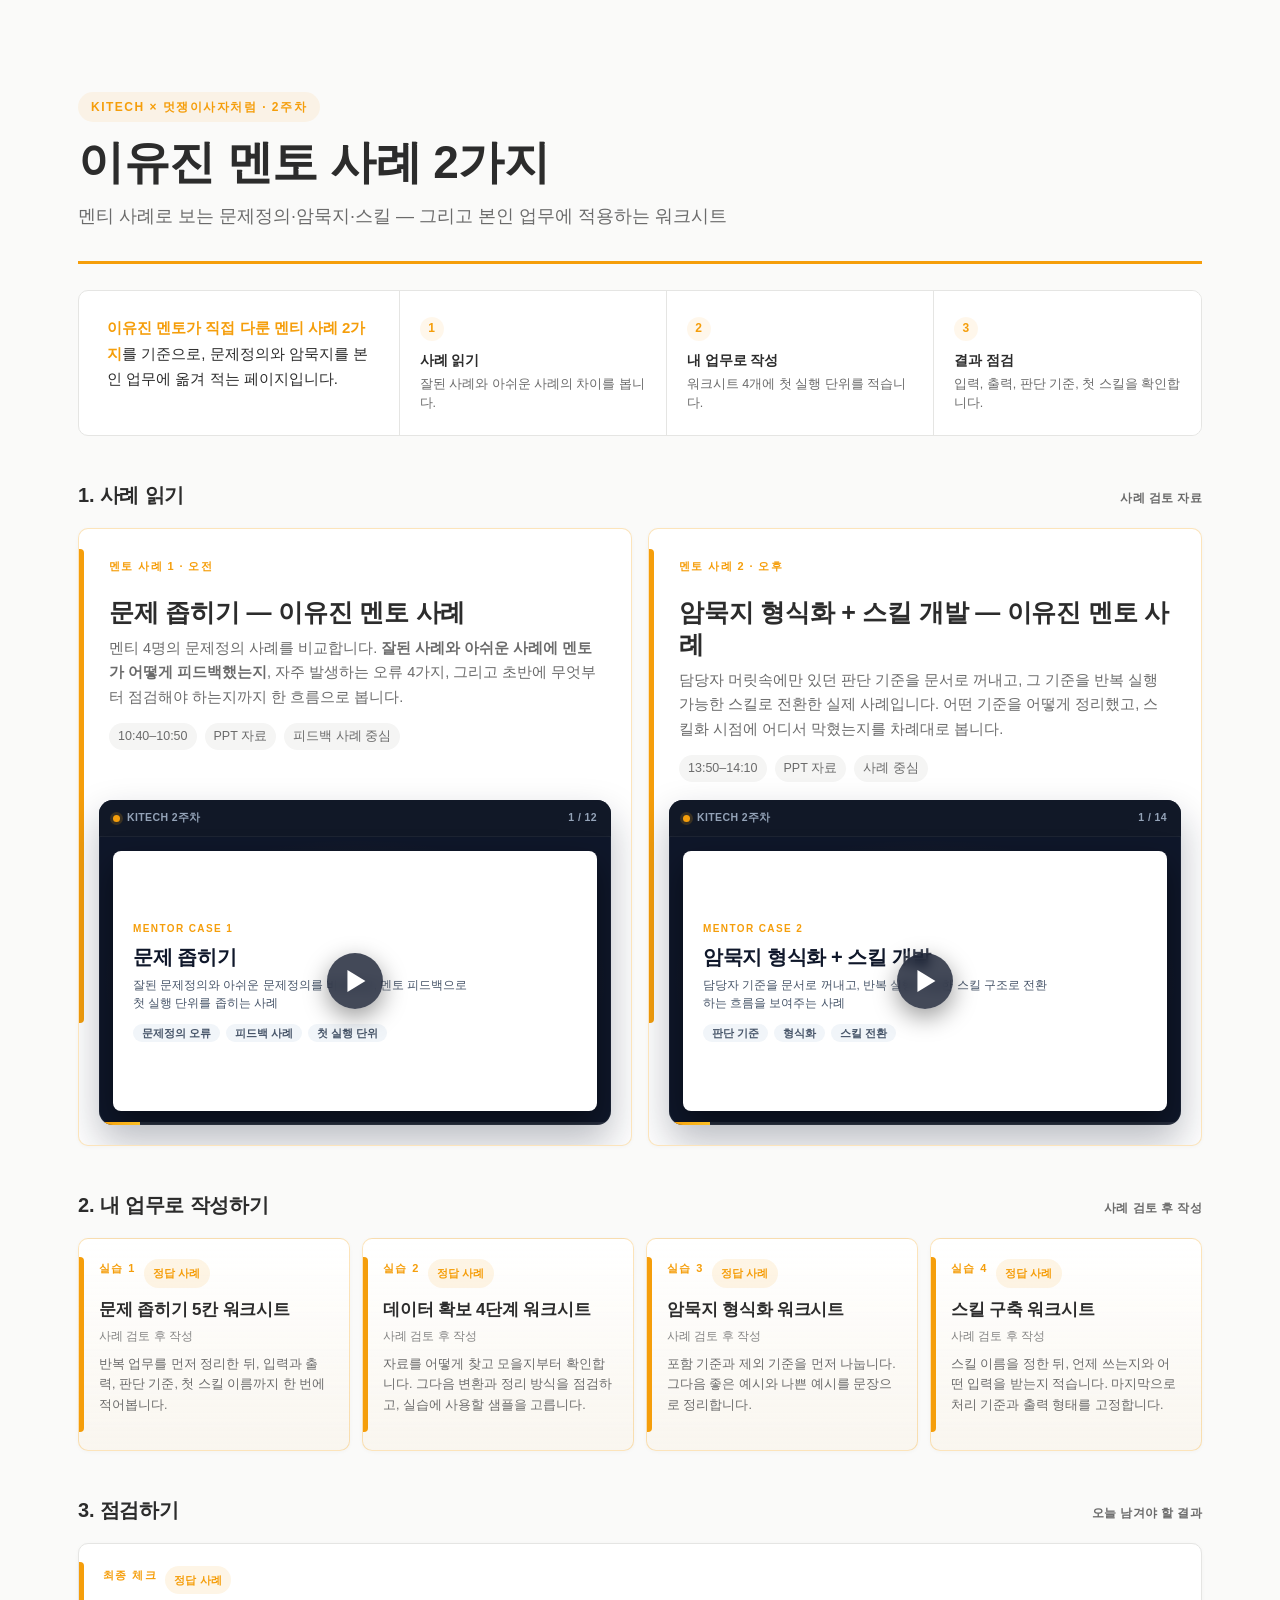
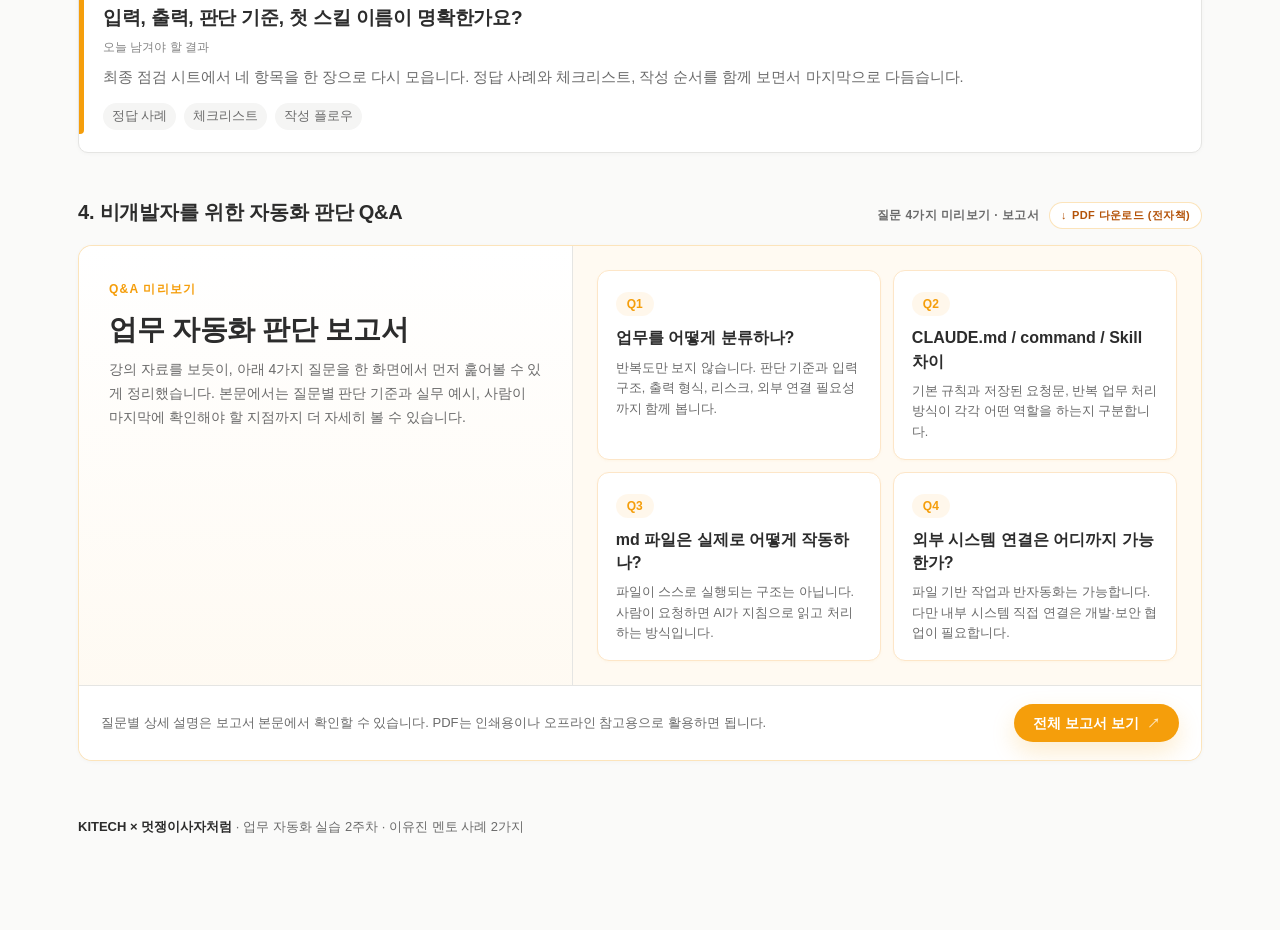
<file: index.html>
<!DOCTYPE html>
<html lang="ko">
<head>
  <meta charset="UTF-8" />
  <meta name="viewport" content="width=device-width, initial-scale=1.0" />
  <meta name="author" content="이유진 (Lee Yoojin)" />
  <meta name="copyright" content="© 2026 이유진. All Rights Reserved." />
  <title>KITECH 2주차 | 이유진 멘토 사례 2가지</title>
  <style>
    :root {
      --accent: #f59e0b;
      --accent-light: rgba(245, 158, 11, 0.08);
      --accent-border: rgba(245, 158, 11, 0.28);
      --mentor: #f59e0b;
      --mentor-light: rgba(245, 158, 11, 0.08);
      --mentor-border: rgba(245, 158, 11, 0.28);
      --practice: #f59e0b;
      --practice-light: rgba(245, 158, 11, 0.08);
      --practice-border: rgba(245, 158, 11, 0.28);
      --bg: #fafaf9;
      --card: #ffffff;
      --text: #2c2c2c;
      --text-muted: #6b6b6b;
      --border: #e5e5e3;
      --placeholder: #f5f5f4;
      --line: #d9d9d6;
      --shadow-card: 0 1px 4px rgba(0, 0, 0, 0.03);
      --shadow-card-hover: 0 10px 26px rgba(245, 158, 11, 0.14);
    }

    * {
      box-sizing: border-box;
      margin: 0;
      padding: 0;
    }

    body {
      min-height: 100vh;
      background: var(--bg);
      color: var(--text);
      font-family: -apple-system, BlinkMacSystemFont, "Apple SD Gothic Neo", "Pretendard", "Noto Sans KR", "Segoe UI", sans-serif;
      line-height: 1.7;
      -webkit-font-smoothing: antialiased;
    }

    a {
      color: inherit;
      text-decoration: none;
    }

    .wrap {
      max-width: 1180px;
      margin: 0 auto;
      padding: 56px 28px 92px;
    }

    .header {
      margin-bottom: 24px;
      padding: 36px 0 30px;
      border-bottom: 3px solid var(--accent);
    }

    .doc-tag {
      display: inline-block;
      margin-bottom: 14px;
      padding: 5px 13px;
      border-radius: 999px;
      background: var(--accent-light);
      color: var(--accent);
      font-size: 12px;
      font-weight: 800;
      letter-spacing: 1.5px;
      text-transform: uppercase;
    }

    h1 {
      margin-bottom: 12px;
      color: var(--text);
      font-size: 46px;
      font-weight: 800;
      letter-spacing: -0.5px;
      line-height: 1.14;
    }

    .subtitle {
      max-width: 720px;
      color: var(--text-muted);
      font-size: 18px;
      font-weight: 500;
    }

    .intro {
      display: grid;
      grid-template-columns: 1.2fr repeat(3, minmax(0, 1fr));
      gap: 0;
      margin: 26px 0 42px;
      overflow: hidden;
      border: 1.5px solid var(--border);
      border-radius: 10px;
      background: var(--card);
    }

    .intro-copy {
      padding: 24px 28px;
      border-right: 1px solid var(--border);
      color: var(--text);
      font-size: 15px;
    }

    .intro-copy b {
      color: var(--accent);
    }

    .flow-step {
      padding: 22px 20px;
      border-right: 1px solid var(--border);
      background: #fff;
    }

    .flow-step:last-child {
      border-right: 0;
    }

    .flow-num {
      display: inline-flex;
      align-items: center;
      justify-content: center;
      width: 24px;
      height: 24px;
      margin-bottom: 10px;
      border-radius: 999px;
      background: var(--accent-light);
      color: var(--accent);
      font-size: 12px;
      font-weight: 850;
    }

    .flow-title {
      color: var(--text);
      font-size: 14px;
      font-weight: 760;
      line-height: 1.35;
    }

    .flow-desc {
      margin-top: 5px;
      color: var(--text-muted);
      font-size: 12.5px;
      line-height: 1.55;
    }

    .section {
      margin-top: 42px;
    }

    .section-header {
      display: flex;
      align-items: baseline;
      justify-content: space-between;
      gap: 14px;
      margin: 0 0 16px;
      padding: 0;
    }

    .section-name {
      color: var(--text);
      font-size: 20px;
      font-weight: 760;
      letter-spacing: -0.2px;
      text-transform: none;
    }

    .section-meta {
      display: flex;
      align-items: center;
      gap: 10px;
      color: var(--text-muted);
      font-size: 12px;
      font-weight: 600;
      letter-spacing: 0.4px;
      text-align: right;
      flex-wrap: wrap;
      justify-content: flex-end;
    }

    .section-meta-text {
      color: var(--text-muted);
    }

    .section-meta-button {
      display: inline-flex;
      align-items: center;
      justify-content: center;
      gap: 5px;
      padding: 7px 11px;
      border-radius: 999px;
      border: 1px solid rgba(245, 158, 11, 0.28);
      background: #ffffff;
      color: #b45309;
      font-size: 11px;
      font-weight: 750;
      line-height: 1;
      white-space: nowrap;
      transition: transform 0.2s ease, box-shadow 0.2s ease, border-color 0.2s ease;
    }

    .section-meta-button-icon {
      font-size: 11px;
      line-height: 1;
    }

    .section-meta-button:hover {
      transform: translateY(-1px);
      border-color: rgba(245, 158, 11, 0.5);
      box-shadow: 0 6px 14px rgba(245, 158, 11, 0.14);
    }

    .card-list {
      display: grid;
      gap: 14px;
    }

    .case-grid {
      grid-template-columns: repeat(2, minmax(0, 1fr));
      gap: 16px;
    }

    .practice-grid {
      grid-template-columns: repeat(4, minmax(0, 1fr));
      gap: 12px;
    }

    .qa-preview {
      overflow: hidden;
      border: 1.5px solid var(--accent-border);
      border-radius: 14px;
      background: var(--card);
      box-shadow: var(--shadow-card);
    }

    .qa-preview-top {
      display: grid;
      grid-template-columns: 1.1fr 1.4fr;
      gap: 0;
      min-height: 250px;
      border-bottom: 1px solid var(--border);
      background: linear-gradient(180deg, #ffffff 0%, rgba(245, 158, 11, 0.05) 100%);
    }

    .qa-preview-copy {
      padding: 28px 30px;
      border-right: 1px solid var(--border);
    }

    .qa-kicker {
      display: inline-block;
      margin-bottom: 12px;
      color: var(--accent);
      font-size: 12px;
      font-weight: 800;
      letter-spacing: 1.2px;
    }

    .qa-preview-title {
      margin-bottom: 10px;
      font-size: 28px;
      font-weight: 780;
      letter-spacing: -0.3px;
      line-height: 1.25;
    }

    .qa-preview-desc {
      color: var(--text-muted);
      font-size: 14px;
      line-height: 1.72;
    }

    .qa-preview-slides {
      display: grid;
      grid-template-columns: repeat(2, minmax(0, 1fr));
      gap: 12px;
      padding: 24px;
      background: #fffaf2;
    }

    .qa-slide {
      min-height: 128px;
      padding: 18px 18px 16px;
      border: 1px solid #fde6c8;
      border-radius: 12px;
      background: #ffffff;
      box-shadow: 0 1px 3px rgba(245, 158, 11, 0.05);
    }

    .qa-slide-num {
      display: inline-flex;
      align-items: center;
      justify-content: center;
      min-width: 38px;
      height: 24px;
      margin-bottom: 10px;
      padding: 0 8px;
      border-radius: 999px;
      background: var(--accent-light);
      color: var(--accent);
      font-size: 12px;
      font-weight: 850;
    }

    .qa-slide-title {
      margin-bottom: 8px;
      font-size: 16px;
      font-weight: 740;
      line-height: 1.45;
    }

    .qa-slide-desc {
      color: var(--text-muted);
      font-size: 12.5px;
      line-height: 1.65;
    }

    .qa-preview-bottom {
      display: flex;
      align-items: center;
      justify-content: space-between;
      gap: 14px;
      padding: 18px 22px;
      background: #ffffff;
    }

    .qa-preview-note {
      color: var(--text-muted);
      font-size: 13px;
      line-height: 1.6;
    }

    .qa-preview-actions {
      display: flex;
      flex-wrap: wrap;
      gap: 10px;
      justify-content: flex-end;
    }

    .preview-button {
      position: relative;
      display: inline-flex;
      align-items: center;
      justify-content: center;
      gap: 8px;
      min-width: 148px;
      padding: 11px 18px;
      border-radius: 999px;
      border: 1px solid var(--accent-border);
      background: #ffffff;
      color: var(--accent);
      font-size: 14px;
      font-weight: 760;
      line-height: 1;
      overflow: hidden;
      transition: transform 0.22s ease, box-shadow 0.22s ease, opacity 0.22s ease, border-color 0.22s ease;
    }

    .preview-button::after {
      content: "↗";
      font-size: 13px;
      opacity: 0.72;
      transform: translateX(0);
      transition: transform 0.22s ease, opacity 0.22s ease;
    }

    .preview-button:hover {
      transform: translateY(-1px) scale(1.01);
      border-color: rgba(245, 158, 11, 0.40);
      box-shadow: 0 12px 28px rgba(245, 158, 11, 0.14);
    }

    .preview-button:hover::after {
      opacity: 1;
      transform: translateX(2px);
    }

    .preview-button:active {
      transform: translateY(0) scale(0.985);
    }

    .preview-button.primary {
      background: var(--accent);
      color: #ffffff;
      box-shadow: 0 10px 24px rgba(245, 158, 11, 0.20);
    }

    .preview-button.primary::before {
      content: "";
      position: absolute;
      inset: 0;
      background: linear-gradient(120deg, transparent 0%, rgba(255, 255, 255, 0.18) 42%, transparent 74%);
      transform: translateX(-135%);
      transition: transform 0.55s ease;
    }

    .preview-button.primary:hover {
      box-shadow: 0 14px 30px rgba(245, 158, 11, 0.24);
    }

    .preview-button.primary:hover::before {
      transform: translateX(135%);
    }

    .module-card {
      position: relative;
      display: flex;
      flex-direction: column;
      overflow: hidden;
      padding: 22px 24px;
      border: 1.5px solid var(--border);
      border-radius: 10px;
      background: var(--card);
      box-shadow: var(--shadow-card);
      transition: border-color 0.2s ease, box-shadow 0.2s ease, transform 0.2s ease;
    }

    .case-grid .module-card {
      min-height: 440px;
      padding: 0;
      border-color: var(--mentor-border);
      background: #ffffff;
    }

    .case-grid .module-card::before {
      top: 20px;
      bottom: 122px;
    }

    .case-card-copy {
      padding: 28px 30px 18px;
    }

    .case-card-preview {
      position: relative;
      margin: auto 20px 20px;
      overflow: hidden;
      border-radius: 14px;
      background: #0f172a;
      box-shadow: 0 18px 38px rgba(15, 23, 42, 0.28), inset 0 0 0 1px rgba(255, 255, 255, 0.06);
      transition: transform 0.25s ease, box-shadow 0.25s ease;
    }

    .module-card:hover .case-card-preview {
      transform: translateY(-2px);
      box-shadow: 0 24px 48px rgba(15, 23, 42, 0.36), inset 0 0 0 1px rgba(255, 255, 255, 0.08);
    }

    .case-preview-bar {
      display: flex;
      align-items: center;
      justify-content: space-between;
      padding: 9px 14px;
      background: #111827;
      border-bottom: 1px solid rgba(255, 255, 255, 0.05);
      color: #94a3b8;
      font-size: 10.5px;
      font-weight: 700;
      letter-spacing: 0.4px;
      text-transform: uppercase;
    }

    .case-preview-brand {
      display: flex;
      align-items: center;
      gap: 7px;
    }

    .case-preview-dot {
      width: 7px;
      height: 7px;
      border-radius: 999px;
      background: #f59e0b;
      box-shadow: 0 0 0 3px rgba(245, 158, 11, 0.18);
    }

    .case-preview-slides {
      position: relative;
      aspect-ratio: 16 / 9;
      display: grid;
      place-items: center;
      padding: 14px;
      background: radial-gradient(ellipse at center, rgba(245, 158, 11, 0.14) 0%, transparent 70%);
    }

    .case-preview-slide {
      position: relative;
      width: 100%;
      height: 100%;
      padding: 18px 20px;
      border-radius: 8px;
      background: #ffffff;
      box-shadow: 0 14px 32px rgba(0, 0, 0, 0.45);
      text-align: left;
      display: flex;
      flex-direction: column;
      justify-content: center;
    }

    .case-preview-slide::before {
      content: "";
      position: absolute;
      left: 50%;
      top: 50%;
      transform: translate(-50%, -50%);
      z-index: 2;
      width: 56px;
      height: 56px;
      border-radius: 999px;
      background: rgba(15, 23, 42, 0.78);
      backdrop-filter: blur(6px);
      box-shadow: 0 8px 24px rgba(0, 0, 0, 0.4), 0 0 0 6px rgba(255, 255, 255, 0.18);
      transition: transform 0.25s ease, background 0.25s ease;
    }

    .case-preview-slide::after {
      content: "";
      position: absolute;
      left: 50%;
      top: 50%;
      transform: translate(-42%, -50%);
      z-index: 3;
      width: 0;
      height: 0;
      border-top: 11px solid transparent;
      border-bottom: 11px solid transparent;
      border-left: 18px solid #ffffff;
      transition: transform 0.25s ease;
    }

    .module-card:hover .case-preview-slide::before {
      transform: translate(-50%, -50%) scale(1.08);
      background: #f59e0b;
    }

    .module-card:hover .case-preview-slide::after {
      transform: translate(-42%, -50%) scale(1.08);
    }

    .case-preview-overline {
      margin-bottom: 8px;
      color: #f59e0b;
      font-size: 10px;
      font-weight: 850;
      letter-spacing: 1.4px;
      text-transform: uppercase;
    }

    .case-preview-title {
      color: #0f172a;
      font-size: 20px;
      font-weight: 850;
      line-height: 1.22;
      letter-spacing: -0.4px;
    }

    .case-preview-sub {
      margin-top: 8px;
      color: #475569;
      font-size: 11.5px;
      line-height: 1.5;
      max-width: 78%;
    }

    .case-preview-chip-row {
      display: flex;
      flex-wrap: wrap;
      gap: 6px;
      margin-top: 12px;
    }

    .case-preview-chip {
      padding: 4px 9px;
      border-radius: 999px;
      background: #f1f5f9;
      color: #475569;
      font-size: 10.5px;
      font-weight: 700;
      line-height: 1;
    }

    .case-preview-progress {
      position: absolute;
      left: 0;
      right: 0;
      bottom: 0;
      height: 3px;
      background: rgba(255, 255, 255, 0.08);
    }

    .case-preview-progress::before {
      content: "";
      display: block;
      width: 8%;
      height: 100%;
      background: linear-gradient(90deg, #f59e0b, #fbbf24);
    }

    .practice-grid .module-card {
      min-height: 170px;
      padding: 20px 20px;
      border-color: var(--practice-border);
    }

    .practice-grid .module-card,
    #check-section .module-card {
      background: linear-gradient(180deg, #ffffff 0%, rgba(245, 158, 11, 0.04) 100%);
    }

    .module-card::before {
      position: absolute;
      top: 18px;
      bottom: 18px;
      left: 0;
      width: 5px;
      border-radius: 0 4px 4px 0;
      background: var(--accent);
      content: "";
    }

    .module-card[data-kind="mentor"]::before {
      background: var(--mentor);
    }

    .module-card[data-kind="practice"]::before {
      background: #f59e0b;
    }

    .module-card[data-kind="module"]::before {
      background: #f59e0b;
    }

    .module-card:hover {
      border-color: var(--accent);
      box-shadow: var(--shadow-card-hover);
      transform: translateY(-2px);
    }

    .module-tag {
      display: inline-block;
      margin-bottom: 10px;
      color: var(--accent);
      font-size: 11px;
      font-weight: 800;
      letter-spacing: 1.4px;
    }

    .module-tag-row {
      display: flex;
      flex-wrap: wrap;
      gap: 8px;
      margin-bottom: 10px;
    }

    .module-chip {
      display: inline-flex;
      align-items: center;
      padding: 4px 9px;
      border-radius: 999px;
      background: var(--placeholder);
      color: var(--text-muted);
      font-size: 10.5px;
      font-weight: 700;
      line-height: 1;
      letter-spacing: 0.2px;
    }

    .module-chip.mentor {
      background: rgba(245, 158, 11, 0.10);
      color: var(--mentor);
    }

    .module-chip.answer {
      background: rgba(245, 158, 11, 0.10);
      color: var(--practice);
    }

    .module-card[data-kind="mentor"] .module-tag {
      color: var(--mentor);
    }

    .module-card[data-kind="practice"] .module-tag {
      color: var(--practice);
    }

    .module-title {
      margin-bottom: 8px;
      color: var(--text);
      font-size: 19px;
      font-weight: 780;
      letter-spacing: -0.2px;
      line-height: 1.45;
    }

    .case-grid .module-title {
      font-size: 25px;
      line-height: 1.28;
      font-weight: 790;
    }

    .practice-grid .module-title {
      font-size: 17px;
      line-height: 1.38;
      font-weight: 750;
    }

    .module-desc {
      margin-bottom: 14px;
      color: var(--text-muted);
      font-size: 14.5px;
      line-height: 1.68;
    }

    .practice-grid .module-desc {
      font-size: 12.5px;
      line-height: 1.65;
    }

    .module-subtitle {
      margin: -2px 0 8px;
      color: #858585;
      font-size: 12px;
      line-height: 1.55;
    }

    .module-meta {
      margin-top: auto;
      display: flex;
      flex-wrap: wrap;
      gap: 8px;
      color: var(--text-muted);
      font-size: 12.5px;
    }

    .module-meta span {
      padding: 3px 9px;
      border-radius: 999px;
      background: var(--placeholder);
    }

    .practice-grid .module-meta,
    .qa-grid .module-meta {
      display: none;
    }

    .qa-grid .module-card {
      min-height: 132px;
      background: #fff;
    }

    .qa-grid .module-title {
      font-size: 17px;
    }

    @media (max-width: 960px) {
      .wrap {
        max-width: 760px;
      }

      .intro,
      .case-grid,
      .practice-grid {
        grid-template-columns: repeat(2, minmax(0, 1fr));
      }

      .qa-preview-top {
        grid-template-columns: 1fr;
      }

      .qa-preview-copy {
        border-right: 0;
        border-bottom: 1px solid var(--border);
      }

      .intro-copy {
        grid-column: 1 / -1;
        border-right: 0;
        border-bottom: 1px solid var(--border);
      }
    }

    .divider {
      margin: 36px 0 20px;
      border: 0;
      border-top: 1px solid var(--border);
    }

    .aux-list {
      display: grid;
      gap: 8px;
      padding: 0 4px;
    }

    .aux {
      color: var(--text-muted);
      font-size: 14px;
    }

    .aux a {
      color: var(--accent);
      font-weight: 700;
    }

    .aux a:hover {
      text-decoration: underline;
    }

    .footer {
      margin-top: 56px;
      color: var(--text-muted);
      font-size: 13px;
      line-height: 1.6;
    }

    .footer b {
      color: var(--text);
      font-weight: 700;
    }

    @media (max-width: 600px) {
      .wrap {
        padding: 54px 22px 80px;
      }

      h1 {
        font-size: 32px;
      }

      .intro,
      .case-grid,
      .practice-grid {
        grid-template-columns: 1fr;
      }

      .qa-preview-slides {
        grid-template-columns: 1fr;
      }

      .qa-preview-bottom {
        flex-direction: column;
        align-items: flex-start;
      }

      .qa-preview-actions {
        width: 100%;
        justify-content: flex-start;
      }

      .preview-button {
        width: 100%;
      }

      .flow-step {
        border-right: 0;
        border-bottom: 1px solid var(--border);
      }

      .module-card {
        padding: 18px 20px;
      }

      .case-grid .module-card,
      .practice-grid .module-card {
        min-height: 0;
      }

      .case-card-preview {
        margin: 0 18px 18px;
      }

      .case-preview-slide {
        padding: 20px 16px 16px;
      }

      .module-title {
        font-size: 17px;
      }

      .section-header {
        flex-direction: column;
        align-items: flex-start;
        gap: 4px;
      }

      .section-meta {
        text-align: left;
      }
    }
  </style>
</head>
<body>
  <main class="wrap">
    <header class="header">
      <span class="doc-tag">KITECH × 멋쟁이사자처럼 · 2주차</span>
      <h1>이유진 멘토 사례 2가지</h1>
      <p class="subtitle">멘티 사례로 보는 문제정의·암묵지·스킬 — 그리고 본인 업무에 적용하는 워크시트</p>
    </header>

    <section class="intro">
      <div class="intro-copy">
        <b>이유진 멘토가 직접 다룬 멘티 사례 2가지</b>를 기준으로, 문제정의와 암묵지를 본인 업무에 옮겨 적는 페이지입니다.
      </div>
      <div class="flow-step">
        <div class="flow-num">1</div>
        <div class="flow-title">사례 읽기</div>
        <div class="flow-desc">잘된 사례와 아쉬운 사례의 차이를 봅니다.</div>
      </div>
      <div class="flow-step">
        <div class="flow-num">2</div>
        <div class="flow-title">내 업무로 작성</div>
        <div class="flow-desc">워크시트 4개에 첫 실행 단위를 적습니다.</div>
      </div>
      <div class="flow-step">
        <div class="flow-num">3</div>
        <div class="flow-title">결과 점검</div>
        <div class="flow-desc">입력, 출력, 판단 기준, 첫 스킬을 확인합니다.</div>
      </div>
    </section>

    <section class="section" aria-labelledby="case-section">
      <div class="section-header">
        <div class="section-name" id="case-section">1. 사례 읽기</div>
        <div class="section-meta">사례 검토 자료</div>
      </div>
      <div class="card-list case-grid">
        <a class="module-card" data-kind="mentor" href="mentor-problem-definition.html" target="_blank" rel="noopener">
          <div class="case-card-copy">
            <div class="module-tag-row">
              <div class="module-tag">멘토 사례 1 · 오전</div>
            </div>
            <div class="module-title">문제 좁히기 — 이유진 멘토 사례</div>
            <div class="module-desc">멘티 4명의 문제정의 사례를 비교합니다. <b>잘된 사례와 아쉬운 사례에 멘토가 어떻게 피드백했는지</b>, 자주 발생하는 오류 4가지, 그리고 초반에 무엇부터 점검해야 하는지까지 한 흐름으로 봅니다.</div>
            <div class="module-meta"><span>10:40–10:50</span><span>PPT 자료</span><span>피드백 사례 중심</span></div>
          </div>
          <div class="case-card-preview" aria-hidden="true">
            <div class="case-preview-bar">
              <div class="case-preview-brand"><span class="case-preview-dot"></span><span>KITECH 2주차</span></div>
              <span>1 / 12</span>
            </div>
            <div class="case-preview-slides">
              <div class="case-preview-slide">
                <div class="case-preview-overline">Mentor Case 1</div>
                <div class="case-preview-title">문제 좁히기</div>
                <div class="case-preview-sub">잘된 문제정의와 아쉬운 문제정의를 비교하고, 멘토 피드백으로 첫 실행 단위를 좁히는 사례</div>
                <div class="case-preview-chip-row">
                  <span class="case-preview-chip">문제정의 오류</span>
                  <span class="case-preview-chip">피드백 사례</span>
                  <span class="case-preview-chip">첫 실행 단위</span>
                </div>
              </div>
            </div>
            <div class="case-preview-progress"></div>
          </div>
        </a>

        <a class="module-card" data-kind="mentor" href="mentor-tacit-skill.html" target="_blank" rel="noopener">
          <div class="case-card-copy">
            <div class="module-tag-row">
              <div class="module-tag">멘토 사례 2 · 오후</div>
            </div>
            <div class="module-title">암묵지 형식화 + 스킬 개발 — 이유진 멘토 사례</div>
            <div class="module-desc">담당자 머릿속에만 있던 판단 기준을 문서로 꺼내고, 그 기준을 반복 실행 가능한 스킬로 전환한 실제 사례입니다. 어떤 기준을 어떻게 정리했고, 스킬화 시점에 어디서 막혔는지를 차례대로 봅니다.</div>
            <div class="module-meta"><span>13:50–14:10</span><span>PPT 자료</span><span>사례 중심</span></div>
          </div>
          <div class="case-card-preview" aria-hidden="true">
            <div class="case-preview-bar">
              <div class="case-preview-brand"><span class="case-preview-dot"></span><span>KITECH 2주차</span></div>
              <span>1 / 14</span>
            </div>
            <div class="case-preview-slides">
              <div class="case-preview-slide">
                <div class="case-preview-overline">Mentor Case 2</div>
                <div class="case-preview-title">암묵지 형식화 + 스킬 개발</div>
                <div class="case-preview-sub">담당자 기준을 문서로 꺼내고, 반복 실행 가능한 스킬 구조로 전환하는 흐름을 보여주는 사례</div>
                <div class="case-preview-chip-row">
                  <span class="case-preview-chip">판단 기준</span>
                  <span class="case-preview-chip">형식화</span>
                  <span class="case-preview-chip">스킬 전환</span>
                </div>
              </div>
            </div>
            <div class="case-preview-progress"></div>
          </div>
        </a>
      </div>
    </section>

    <section class="section" aria-labelledby="practice-section">
      <div class="section-header">
        <div class="section-name" id="practice-section">2. 내 업무로 작성하기</div>
        <div class="section-meta">사례 검토 후 작성</div>
      </div>
      <div class="card-list practice-grid">
        <a class="module-card" data-kind="practice" href="ws-1-problem.html" target="_blank" rel="noopener">
          <div class="module-tag-row">
            <div class="module-tag">실습 1</div>
            <div class="module-chip answer">정답 사례</div>
          </div>
          <div class="module-title">문제 좁히기 5칸 워크시트</div>
          <div class="module-subtitle">사례 검토 후 작성</div>
          <div class="module-desc">반복 업무를 먼저 정리한 뒤, 입력과 출력, 판단 기준, 첫 스킬 이름까지 한 번에 적어봅니다.</div>
        </a>

        <a class="module-card" data-kind="practice" href="ws-2-data.html" target="_blank" rel="noopener">
          <div class="module-tag-row">
            <div class="module-tag">실습 2</div>
            <div class="module-chip answer">정답 사례</div>
          </div>
          <div class="module-title">데이터 확보 4단계 워크시트</div>
          <div class="module-subtitle">사례 검토 후 작성</div>
          <div class="module-desc">자료를 어떻게 찾고 모을지부터 확인합니다. 그다음 변환과 정리 방식을 점검하고, 실습에 사용할 샘플을 고릅니다.</div>
        </a>

        <a class="module-card" data-kind="practice" href="ws-3-tacit.html" target="_blank" rel="noopener">
          <div class="module-tag-row">
            <div class="module-tag">실습 3</div>
            <div class="module-chip answer">정답 사례</div>
          </div>
          <div class="module-title">암묵지 형식화 워크시트</div>
          <div class="module-subtitle">사례 검토 후 작성</div>
          <div class="module-desc">포함 기준과 제외 기준을 먼저 나눕니다. 그다음 좋은 예시와 나쁜 예시를 문장으로 정리합니다.</div>
        </a>

        <a class="module-card" data-kind="practice" href="ws-4-skill.html" target="_blank" rel="noopener">
          <div class="module-tag-row">
            <div class="module-tag">실습 4</div>
            <div class="module-chip answer">정답 사례</div>
          </div>
          <div class="module-title">스킬 구축 워크시트</div>
          <div class="module-subtitle">사례 검토 후 작성</div>
          <div class="module-desc">스킬 이름을 정한 뒤, 언제 쓰는지와 어떤 입력을 받는지 적습니다. 마지막으로 처리 기준과 출력 형태를 고정합니다.</div>
        </a>
      </div>
    </section>

    <section class="section" aria-labelledby="check-section">
      <div class="section-header">
        <div class="section-name" id="check-section">3. 점검하기</div>
        <div class="section-meta">오늘 남겨야 할 결과</div>
      </div>
      <div class="card-list">
        <a class="module-card" data-kind="module" href="ws-5-final-check.html" target="_blank" rel="noopener">
          <div class="module-tag-row">
            <div class="module-tag">최종 체크</div>
            <div class="module-chip answer">정답 사례</div>
          </div>
          <div class="module-title">입력, 출력, 판단 기준, 첫 스킬 이름이 명확한가요?</div>
          <div class="module-subtitle">오늘 남겨야 할 결과</div>
          <div class="module-desc">최종 점검 시트에서 네 항목을 한 장으로 다시 모읍니다. 정답 사례와 체크리스트, 작성 순서를 함께 보면서 마지막으로 다듬습니다.</div>
          <div class="module-meta"><span>정답 사례</span><span>체크리스트</span><span>작성 플로우</span></div>
        </a>
      </div>
    </section>

    <section class="section" aria-labelledby="qa-section">
      <div class="section-header">
        <div class="section-name" id="qa-section">4. 비개발자를 위한 자동화 판단 Q&amp;A</div>
        <div class="section-meta"><span class="section-meta-text">질문 4가지 미리보기 · 보고서</span><a class="section-meta-button" href="kitech-ai-automation-ebook.pdf" download><span class="section-meta-button-icon">↓</span><span>PDF 다운로드 (전자책)</span></a></div>
      </div>
      <div class="qa-preview">
        <div class="qa-preview-top">
          <div class="qa-preview-copy">
            <div class="qa-kicker">Q&amp;A 미리보기</div>
            <div class="qa-preview-title">업무 자동화 판단 보고서</div>
            <div class="qa-preview-desc">
              강의 자료를 보듯이, 아래 4가지 질문을 한 화면에서 먼저 훑어볼 수 있게 정리했습니다.
              본문에서는 질문별 판단 기준과 실무 예시, 사람이 마지막에 확인해야 할 지점까지 더 자세히 볼 수 있습니다.
            </div>
          </div>
          <div class="qa-preview-slides">
            <div class="qa-slide">
              <div class="qa-slide-num">Q1</div>
              <div class="qa-slide-title">업무를 어떻게 분류하나?</div>
              <div class="qa-slide-desc">반복도만 보지 않습니다. 판단 기준과 입력 구조, 출력 형식, 리스크, 외부 연결 필요성까지 함께 봅니다.</div>
            </div>
            <div class="qa-slide">
              <div class="qa-slide-num">Q2</div>
              <div class="qa-slide-title">CLAUDE.md / command / Skill 차이</div>
              <div class="qa-slide-desc">기본 규칙과 저장된 요청문, 반복 업무 처리 방식이 각각 어떤 역할을 하는지 구분합니다.</div>
            </div>
            <div class="qa-slide">
              <div class="qa-slide-num">Q3</div>
              <div class="qa-slide-title">md 파일은 실제로 어떻게 작동하나?</div>
              <div class="qa-slide-desc">파일이 스스로 실행되는 구조는 아닙니다. 사람이 요청하면 AI가 지침으로 읽고 처리하는 방식입니다.</div>
            </div>
            <div class="qa-slide">
              <div class="qa-slide-num">Q4</div>
              <div class="qa-slide-title">외부 시스템 연결은 어디까지 가능한가?</div>
              <div class="qa-slide-desc">파일 기반 작업과 반자동화는 가능합니다. 다만 내부 시스템 직접 연결은 개발·보안 협업이 필요합니다.</div>
            </div>
          </div>
        </div>
        <div class="qa-preview-bottom">
          <div class="qa-preview-note">질문별 상세 설명은 보고서 본문에서 확인할 수 있습니다. PDF는 인쇄용이나 오프라인 참고용으로 활용하면 됩니다.</div>
          <div class="qa-preview-actions">
            <a class="preview-button primary" href="qa-report.html" target="_blank" rel="noopener">전체 보고서 보기</a>
          </div>
        </div>
      </div>
    </section>

    <footer class="footer">
      <b>KITECH × 멋쟁이사자처럼</b> · 업무 자동화 실습 2주차 · 이유진 멘토 사례 2가지
    </footer>
  </main>
</body>
</html>
</file>
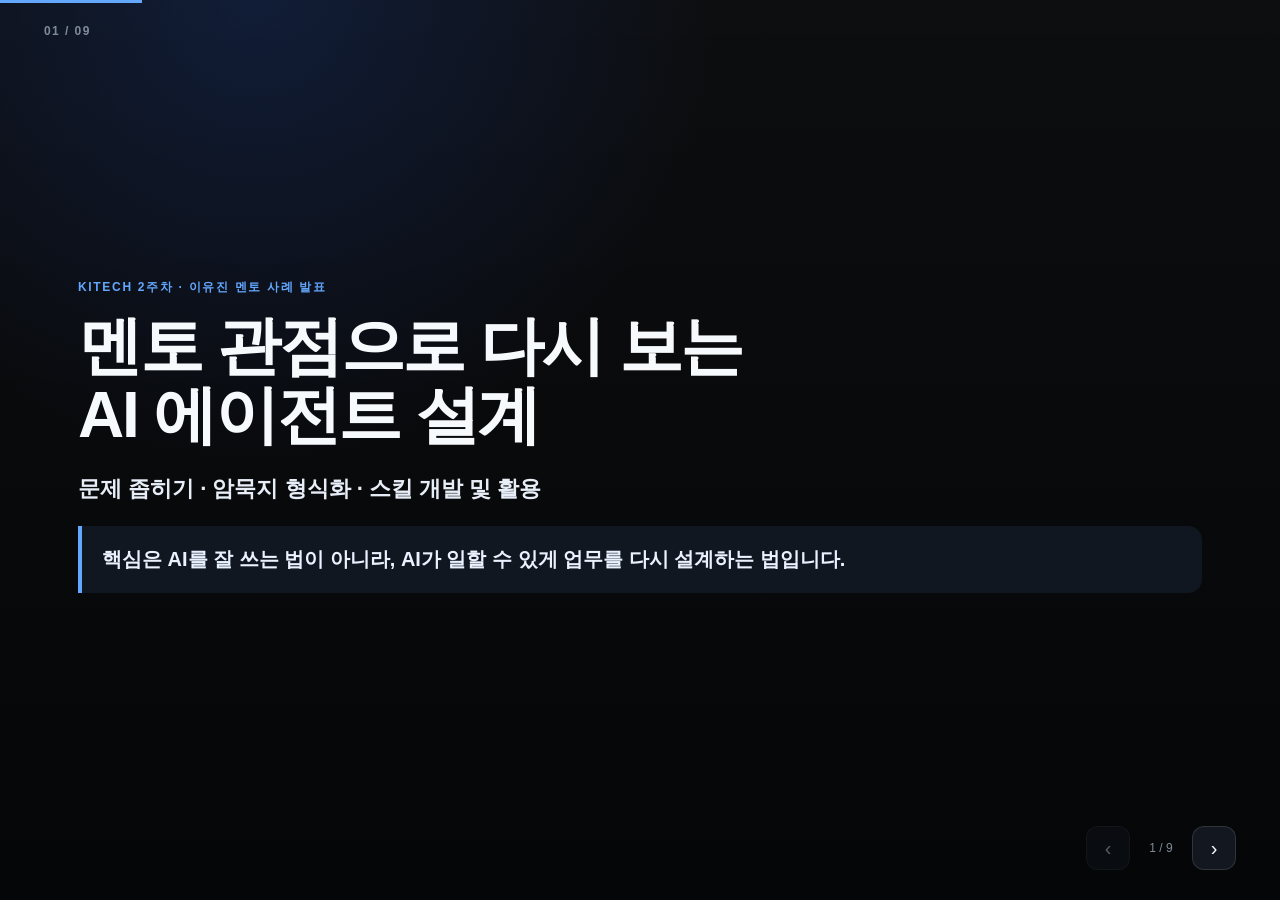
<file: mentor-case-slides.html>
<!DOCTYPE html>
<html lang="ko">
<head>
<meta charset="UTF-8" />
<meta name="viewport" content="width=device-width, initial-scale=1.0" />
<title>KITECH 2주차 | 유진 멘토 사례 발표 PPT</title>
<style>
  *{box-sizing:border-box;margin:0;padding:0}
  :root{
    --bg:#050608;--surface:#0d1117;--surface2:#151b23;--line:rgba(255,255,255,.12);
    --text:#f7fafc;--soft:#c9d3df;--muted:#7f8b99;--blue:#63a7ff;--blue2:#2563eb;
    --green:#3ddc97;--amber:#f4b350;--red:#ff8a8a;
  }
  html,body{width:100%;height:100%;overflow:hidden;background:var(--bg);color:var(--text);font-family:-apple-system,BlinkMacSystemFont,"Pretendard","Apple SD Gothic Neo","Noto Sans KR","Segoe UI",sans-serif}
  .deck{position:relative;width:100%;height:100%;background:radial-gradient(circle at 20% 0%,rgba(37,99,235,.18),transparent 34%),linear-gradient(180deg,rgba(255,255,255,.03),transparent),var(--bg)}
  .slide{position:absolute;inset:0;padding:58px 78px 86px;display:flex;flex-direction:column;justify-content:center;opacity:0;transform:translateX(44px);transition:opacity .32s ease,transform .32s ease;pointer-events:none;overflow-y:auto}
  .slide.active{opacity:1;transform:translateX(0);pointer-events:auto}.slide.prev{transform:translateX(-44px)}
  .progress{position:fixed;top:0;left:0;height:3px;background:var(--blue);z-index:20;transition:width .25s}
  .count{position:fixed;top:24px;left:44px;z-index:20;color:var(--muted);font-size:12px;font-weight:700;letter-spacing:.12em}
  .nav{position:fixed;right:44px;bottom:30px;z-index:20;display:flex;gap:10px;align-items:center}
  button{width:44px;height:44px;border-radius:12px;border:1px solid var(--line);background:rgba(21,27,35,.92);color:var(--text);font-size:20px;cursor:pointer}
  button:disabled{opacity:.35;cursor:default}.nav span{color:var(--muted);font-size:12px;min-width:42px;text-align:center}
  .eyebrow{color:var(--blue);font-size:12px;font-weight:800;letter-spacing:.14em;text-transform:uppercase;margin-bottom:16px}
  h1{font-size:clamp(42px,5vw,64px);line-height:1.08;letter-spacing:-.035em;max-width:940px;margin-bottom:20px}
  h2{font-size:clamp(30px,3.3vw,44px);line-height:1.16;letter-spacing:-.025em;max-width:900px;margin-bottom:18px}
  p{font-size:17px;line-height:1.72;color:var(--soft);max-width:780px}.lead{font-size:22px;font-weight:650;color:#e8eef7}
  .grid{display:grid;gap:14px}.grid-2{grid-template-columns:repeat(2,1fr)}.grid-3{grid-template-columns:repeat(3,1fr)}
  .card{background:rgba(21,27,35,.86);border:1px solid var(--line);border-radius:16px;padding:20px;box-shadow:0 18px 46px rgba(0,0,0,.25)}
  .card b{display:block;font-size:18px;margin-bottom:8px}.card small{display:block;color:var(--muted);font-size:13px;line-height:1.55}
  .tag{display:inline-flex;margin-bottom:12px;border:1px solid rgba(99,167,255,.28);background:rgba(99,167,255,.1);color:var(--blue);padding:7px 10px;border-radius:999px;font-size:12px;font-weight:800}
  .bad{border-color:rgba(255,138,138,.25);background:rgba(255,138,138,.08)}.bad .tag{border-color:rgba(255,138,138,.3);background:rgba(255,138,138,.12);color:var(--red)}
  .good{border-color:rgba(61,220,151,.26);background:rgba(61,220,151,.08)}.good .tag{border-color:rgba(61,220,151,.32);background:rgba(61,220,151,.12);color:var(--green)}
  .warn{border-color:rgba(244,179,80,.28);background:rgba(244,179,80,.08)}.warn .tag{border-color:rgba(244,179,80,.35);background:rgba(244,179,80,.13);color:var(--amber)}
  .flow{display:grid;grid-template-columns:repeat(5,1fr);gap:10px;align-items:stretch;margin-top:18px}.flow .card{padding:16px}.flow b{font-size:15px}.flow small{font-size:12px}
  .compare{display:grid;grid-template-columns:1fr 1fr;gap:18px;margin-top:18px}.big-number{font-size:42px;font-weight:900;color:var(--blue);line-height:1}
  ul{margin-left:20px;color:var(--soft);font-size:16px;line-height:1.72}li{margin:6px 0}
  .quote{border-left:4px solid var(--blue);background:rgba(99,167,255,.09);padding:18px 20px;border-radius:0 14px 14px 0;margin-top:18px;color:#eaf2ff;font-size:20px;font-weight:750;line-height:1.55}
  @media(max-width:820px){.slide{padding:54px 22px 92px}.grid-2,.grid-3,.compare,.flow{grid-template-columns:1fr}h1{font-size:36px}h2{font-size:28px}.count{left:22px}.nav{right:22px}}
</style>
</head>
<body>
<div class="deck">
  <div class="progress" id="progress"></div>
  <div class="count" id="slideNum">01 / 09</div>

  <section class="slide active">
    <div class="eyebrow">KITECH 2주차 · 이유진 멘토 사례 발표</div>
    <h1>멘토 관점으로 다시 보는<br />AI 에이전트 설계</h1>
    <p class="lead">문제 좁히기 · 암묵지 형식화 · 스킬 개발 및 활용</p>
    <div class="quote">핵심은 AI를 잘 쓰는 법이 아니라, AI가 일할 수 있게 업무를 다시 설계하는 법입니다.</div>
  </section>

  <section class="slide">
    <div class="eyebrow">Step 01</div>
    <h2>참가자들이 공통으로 겪은 문제</h2>
    <div class="grid grid-3">
      <div class="card bad"><span class="tag">Problem 1</span><b>범위가 너무 큼</b><small>대시보드, 보고서, 전체 자동화까지 한 번에 가려고 해서 첫 실행 단위가 흐릿해짐.</small></div>
      <div class="card bad"><span class="tag">Problem 2</span><b>기준이 머릿속에 있음</b><small>사람은 당연히 아는 분류 기준, 예외 처리, 검수 기준이 AI에게 전달되지 않음.</small></div>
      <div class="card bad"><span class="tag">Problem 3</span><b>반복 구조가 없음</b><small>한 번은 결과가 나오지만 다음 입력에서 다시 설명해야 하고 품질이 흔들림.</small></div>
    </div>
  </section>

  <section class="slide">
    <div class="eyebrow">Step 02</div>
    <h2>문제 좁히기 사례 발표</h2>
    <div class="compare">
      <div class="card bad"><span class="tag">Before</span><b>하고 싶은 최종 모습</b><ul><li>i-Tube와 원내 자산정보 대조 후 대시보드</li><li>교육 신청 데이터 분석 후 기획 근거 작성</li><li>전문지 원고용 유사 사례 자동 수집</li><li>10개 본부 엑셀과 직무기술서 전체 취합</li></ul></div>
      <div class="card good"><span class="tag">Mentor Reframe</span><b>이번 주 첫 실행 단위</b><ul><li>샘플 데이터에서 불일치 목록만 출력</li><li>기관 주관 / 외부 교육 먼저 분리</li><li>3년 이내·출처 있는 사례만 추리기</li><li>본부 엑셀 1개로 컬럼 오류 확인</li></ul></div>
    </div>
    <div class="quote">멘토는 “무엇을 완성할까?”보다 “이번 주에 무엇을 검증할까?”를 먼저 봅니다.</div>
  </section>

  <section class="slide">
    <div class="eyebrow">Step 03</div>
    <h2>문제 재정의</h2>
    <div class="compare">
      <div class="card bad"><span class="tag">표면 문제</span><b>AI로 전체 업무를 자동화하고 싶다</b><small>결과는 맞지만 문제 정의로는 아직 큽니다. 데이터 준비, 판단 기준, 검수 방식, 산출물 형식이 모두 섞여 있습니다.</small></div>
      <div class="card good"><span class="tag">멘토 재정의</span><b>AI에게 맡길 첫 번째 판단 장면을 고른다</b><small>한 파일, 한 기준, 한 출력으로 줄여야 어디서 막혔는지 볼 수 있습니다.</small></div>
    </div>
    <div class="grid grid-3" style="margin-top:16px">
      <div class="card"><b>반복성</b><small>다음 달에도 또 하는 일인가?</small></div>
      <div class="card"><b>명확성</b><small>입력과 출력이 분명한가?</small></div>
      <div class="card"><b>가능성</b><small>오늘 작게라도 확인 가능한가?</small></div>
    </div>
  </section>

  <section class="slide">
    <div class="eyebrow">Step 04</div>
    <h2>암묵지 형식화 사례 발표</h2>
    <div class="grid grid-2">
      <div class="card"><b>자산정보 대조</b><small>불일치는 하나가 아님. 장비명 표기 차이, 등록번호 없음, 수량 불일치처럼 유형을 나눠야 함.</small></div>
      <div class="card"><b>교육 데이터 분류</b><small>기관 주관과 외부 교육을 먼저 분리해야 이후 직무전문교육 분류를 믿을 수 있음.</small></div>
      <div class="card"><b>원장 세부내역 역추적</b><small>1원 차이도 넘기지 않고 날짜, 금액 합산, 적요 키워드 순서로 보는 실무 기준이 있음.</small></div>
      <div class="card"><b>뉴스 선별</b><small>최신순만이 아니라 내부 공유 가치, 업무 관련성, 중복 여부, 문장화 가능성을 함께 봄.</small></div>
    </div>
    <div class="quote">AI가 못한 게 아니라, 사람이 쓰던 판단 기준이 아직 문서 밖에 있었던 것입니다.</div>
  </section>

  <section class="slide">
    <div class="eyebrow">Step 05</div>
    <h2>멘토가 던지는 질문</h2>
    <div class="grid grid-3">
      <div class="card warn"><span class="tag">Question 1</span><b>어디를 손으로 고치나요?</b><small>결과물을 고칠 때 반복해서 보는 기준이 암묵지입니다.</small></div>
      <div class="card warn"><span class="tag">Question 2</span><b>사람이면 바로 예외로 보는 건?</b><small>예외 케이스를 먼저 꺼내야 AI가 단정하지 않습니다.</small></div>
      <div class="card warn"><span class="tag">Question 3</span><b>중요하다는 판단의 이유는?</b><small>금액, 일정, 책임자, 보고 대상처럼 판단 축으로 바꿔야 합니다.</small></div>
    </div>
    <div class="quote">기준 문서는 문서 작업이 아니라, AI에게 업무 맥락을 넘기는 작업입니다.</div>
  </section>

  <section class="slide">
    <div class="eyebrow">Step 06</div>
    <h2>스킬 개발 및 활용 사례 발표</h2>
    <div class="flow">
      <div class="card"><div class="big-number">01</div><b>기준 고정</b><small>업무 기준·출력 형식·금지 사항</small></div>
      <div class="card"><div class="big-number">02</div><b>3회 테스트</b><small>서로 다른 입력으로 반복 실행</small></div>
      <div class="card"><div class="big-number">03</div><b>실패 기록</b><small>AI가 놓친 기준과 사람이 고친 문장</small></div>
      <div class="card"><div class="big-number">04</div><b>스킬 후보화</b><small>입력·출력·예외 처리 고정</small></div>
      <div class="card"><div class="big-number">05</div><b>반복 실행</b><small>매번 다시 설명하지 않기</small></div>
    </div>
    <div class="quote">스킬은 자동화의 시작점이 아니라, 반복 검증을 통과한 기준을 저장하는 방식입니다.</div>
  </section>

  <section class="slide">
    <div class="eyebrow">Step 07</div>
    <h2>멘토 관점 차이</h2>
    <div class="compare">
      <div class="card bad"><span class="tag">일반 접근</span><ul><li>프롬프트를 잘 쓰면 해결된다고 봄</li><li>전체 자동화를 목표로 잡음</li><li>결과가 흔들리면 프롬프트를 갈아엎음</li><li>스킬을 먼저 만들려고 함</li></ul></div>
      <div class="card good"><span class="tag">멘토 접근</span><ul><li>첫 검증 장면을 먼저 고름</li><li>기준 문서를 먼저 만듦</li><li>입력·기준·출력 중 어디가 흔들렸는지 구분</li><li>반복 테스트 후 스킬로 고정</li></ul></div>
    </div>
  </section>

  <section class="slide">
    <div class="eyebrow">마무리</div>
    <h2>구조가 잡히면 AI는 자동화로 연결됩니다</h2>
    <div class="grid grid-3">
      <div class="card"><b>1. 크게 시작하지 않는다</b><small>작은 업무 하나를 맡긴다.</small></div>
      <div class="card"><b>2. 기준을 문서로 꺼낸다</b><small>암묵지를 AI가 읽을 수 있게 만든다.</small></div>
      <div class="card"><b>3. 반복되는 일만 스킬로 만든다</b><small>다시 설명하지 않게 저장한다.</small></div>
    </div>
    <div class="quote">AI 활용보다 먼저 필요한 것은 반복 가능한 업무 구조입니다.</div>
  </section>

  <div class="nav">
    <button id="prev" aria-label="이전 슬라이드">‹</button>
    <span id="navCount">1 / 9</span>
    <button id="next" aria-label="다음 슬라이드">›</button>
  </div>
</div>
<script>
  const slides=[...document.querySelectorAll('.slide')];
  let idx=0;
  const progress=document.getElementById('progress');
  const slideNum=document.getElementById('slideNum');
  const navCount=document.getElementById('navCount');
  const prev=document.getElementById('prev');
  const next=document.getElementById('next');
  function show(n){
    const old=idx;
    idx=Math.max(0,Math.min(slides.length-1,n));
    slides.forEach((s,i)=>{s.classList.toggle('active',i===idx);s.classList.toggle('prev',i<idx);});
    const label=String(idx+1).padStart(2,'0')+' / '+String(slides.length).padStart(2,'0');
    slideNum.textContent=label; navCount.textContent=(idx+1)+' / '+slides.length;
    progress.style.width=((idx+1)/slides.length*100)+'%';
    prev.disabled=idx===0; next.disabled=idx===slides.length-1;
  }
  prev.onclick=()=>show(idx-1); next.onclick=()=>show(idx+1);
  document.addEventListener('keydown',e=>{if(e.key==='ArrowRight'||e.key===' ')show(idx+1);if(e.key==='ArrowLeft')show(idx-1);});
  show(0);
</script>
</body>
</html>
</file>
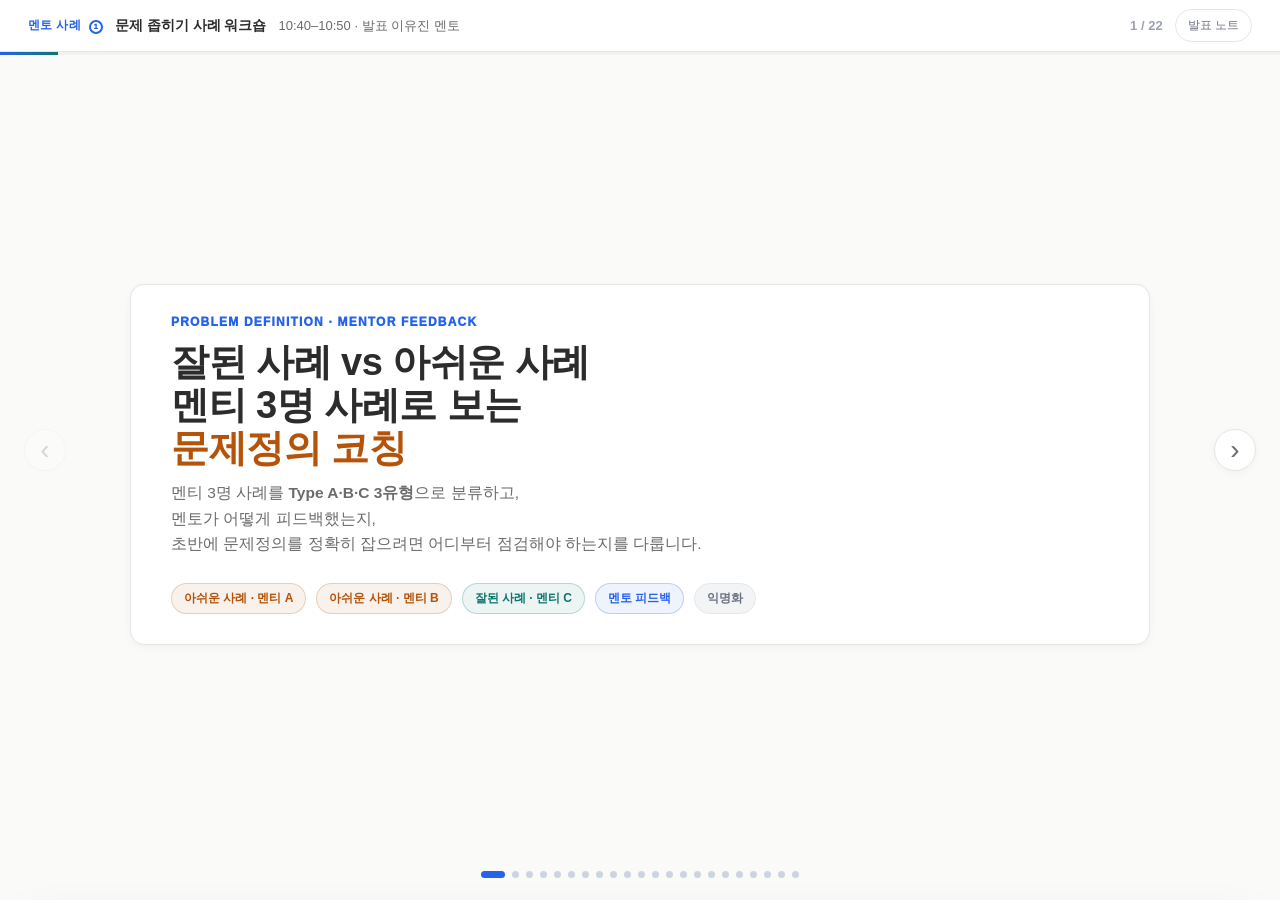
<file: mentor-problem-definition.html>
<!DOCTYPE html>
<html lang="ko">
<head>
<meta charset="UTF-8" />
<meta name="viewport" content="width=device-width, initial-scale=1.0" />
<title>문제 좁히기 사례 워크숍 | 이유진 멘토</title>
<style>
*{box-sizing:border-box;margin:0;padding:0}
:root{
  --bg:#f6f7fb;--paper:#fff;--ink:#111827;--text:#2f3137;--muted:#6b7280;--sub:#9ca3af;
  --blue:#2563eb;--blue2:#eff6ff;--blue3:#dbeafe;
  --orange:#ff6b35;--orange2:#fff3ed;--orange3:#ffd8c6;
  --red:#dc2626;--red2:#fef2f2;--red3:#fecaca;
  --green:#059669;--green2:#ecfdf5;--green3:#a7f3d0;
  --purple:#7c3aed;--purple2:#f5f3ff;--purple3:#ddd6fe;
  --line:#e5e7eb;--dark:#0f172a;
}
html,body{height:100%;overflow:hidden;font-family:-apple-system,BlinkMacSystemFont,"Apple SD Gothic Neo","Pretendard","Noto Sans KR","Segoe UI",sans-serif;background:var(--bg);color:var(--ink)}
body{display:flex;flex-direction:column}.topbar{height:54px;background:rgba(255,255,255,.92);backdrop-filter:blur(10px);border-bottom:1px solid var(--line);display:flex;align-items:center;gap:12px;padding:0 26px;z-index:30}.badge{font-size:12px;font-weight:950;color:var(--orange);letter-spacing:-.02em}.badge-dot{width:14px;height:14px;border:2px solid var(--orange);border-radius:50%;display:inline-flex;align-items:center;justify-content:center;font-size:8px;margin-left:4px}.tb-title{font-weight:850;font-size:14px;color:#4b5563}.tb-meta{font-size:13px;color:#8b8f98}.spacer{flex:1}.btn{border:1px solid var(--line);background:#fff;border-radius:999px;padding:7px 12px;font-size:12px;color:#6b7280;cursor:pointer}.btn:hover{border-color:#cbd5e1;color:#111827}.btn.active{background:#111827;color:#fff;border-color:#111827}.counter{font-variant-numeric:tabular-nums;font-size:13px;color:#9ca3af;font-weight:800}.progress{height:3px;background:#eef2f7}.progress div{height:100%;width:0;background:linear-gradient(90deg,var(--orange),var(--blue));transition:width .28s ease}.stage{flex:1;position:relative;overflow:hidden}.slide{position:absolute;inset:0;padding:34px 72px 58px;display:flex;align-items:center;justify-content:center;opacity:0;transform:translateX(48px);transition:.32s cubic-bezier(.22,1,.36,1);pointer-events:none}.slide.active{opacity:1;transform:translateX(0);pointer-events:auto}.slide.exit{opacity:0;transform:translateX(-48px)}.inner{width:100%;max-width:1120px;margin:auto}.paper{background:var(--paper);border:1px solid var(--line);border-radius:30px;padding:30px 40px;box-shadow:0 22px 60px rgba(15,23,42,.08)}.kicker{font-size:14px;font-weight:950;color:var(--orange);letter-spacing:-.02em;margin-bottom:12px}.h1{font-size:48px;line-height:1.13;letter-spacing:-.065em;font-weight:950;color:var(--text)}.h2{font-size:34px;line-height:1.2;letter-spacing:-.05em;font-weight:950;color:var(--text)}.h3{font-size:22px;line-height:1.35;letter-spacing:-.035em;font-weight:950}.sub{font-size:20px;color:#7b7f86;line-height:1.65;margin-top:18px}.small{font-size:14px;color:#7b7f86;line-height:1.75}.muted{color:#8a8f98}.hl{color:var(--orange)}.blue{color:var(--blue)}.green{color:var(--green)}.purple{color:var(--purple)}
.grid2{display:grid;grid-template-columns:1fr 1fr;gap:18px}.grid3{display:grid;grid-template-columns:repeat(3,1fr);gap:16px}.grid4{display:grid;grid-template-columns:repeat(4,1fr);gap:14px}.card{border-radius:22px;padding:24px;border:1px solid var(--line);background:#fff}.bluebg{background:var(--blue2);border-color:var(--blue3)}.orangebg{background:var(--orange2);border-color:var(--orange3)}.redbg{background:var(--red2);border-color:var(--red3)}.greenbg{background:var(--green2);border-color:var(--green3)}.purplebg{background:var(--purple2);border-color:var(--purple3)}.graybg{background:#f8fafc;border-color:#e2e8f0}.label{font-size:12px;font-weight:950;letter-spacing:.02em;color:#9ca3af;text-transform:uppercase;margin-bottom:10px}.label.orange{color:var(--orange)}.label.blue{color:var(--blue)}.label.red{color:var(--red)}.label.green{color:var(--green)}.label.purple{color:var(--purple)}.ctitle{font-size:20px;font-weight:950;letter-spacing:-.035em;line-height:1.32;margin-bottom:10px}.cbody{font-size:15px;color:#6b7280;line-height:1.72}.cbody b{color:#111827}.callout{border-radius:20px;padding:19px 23px;margin-top:18px;font-size:17px;line-height:1.65;font-weight:760}.callout.orange{background:var(--orange2);border:1px solid var(--orange3);color:#9a3412}.callout.blue{background:var(--blue2);border:1px solid var(--blue3);color:#1d4ed8}.callout.green{background:var(--green2);border:1px solid var(--green3);color:#047857}.callout.purple{background:var(--purple2);border:1px solid var(--purple3);color:#5b21b6}.callout.dark{background:#111827;color:#fff}.pillrow{display:flex;flex-wrap:wrap;gap:10px;margin-top:26px}.pill{border-radius:999px;background:#f3f4f6;border:1px solid #e5e7eb;padding:8px 15px;font-size:14px;font-weight:850;color:#6b7280}.pill.orange{background:var(--orange2);border-color:var(--orange3);color:var(--orange)}.pill.blue{background:var(--blue2);border-color:var(--blue3);color:var(--blue)}.pill.green{background:var(--green2);border-color:var(--green3);color:var(--green)}.pill.purple{background:var(--purple2);border-color:var(--purple3);color:var(--purple)}
.step{display:grid;grid-template-columns:42px 1fr;gap:14px;padding:17px;border-radius:18px;border:1px solid var(--line);background:#fff;margin-bottom:12px}.num{width:42px;height:42px;border-radius:50%;background:#111827;color:#fff;display:flex;align-items:center;justify-content:center;font-weight:950}.num.red{background:var(--red)}.num.orange{background:var(--orange)}.num.green{background:var(--green)}.num.purple{background:var(--purple)}.step strong{display:block;font-size:15.5px;letter-spacing:-.035em;margin-bottom:3px}.step span{font-size:13.5px;color:#6b7280;line-height:1.6}.table{width:100%;border-collapse:separate;border-spacing:0;border:1px solid var(--line);border-radius:20px;overflow:hidden;background:#fff}.table th{background:#f8fafc;font-size:13px;color:#6b7280;text-align:left;padding:14px 16px}.table td{padding:15px 16px;border-top:1px solid var(--line);font-size:15px;line-height:1.65;vertical-align:top}.table td:first-child{font-weight:900;color:#111827}.mono{font-family:ui-monospace,SFMono-Regular,Menlo,Monaco,Consolas,monospace;background:#f3f4f6;border:1px solid #e5e7eb;border-radius:12px;padding:11px 14px;font-size:14px;line-height:1.7;color:#374151}.bigquote{font-size:30px;line-height:1.45;letter-spacing:-.055em;font-weight:950;text-align:center;color:#111827}.arrow{font-size:24px;color:#cbd5e1;font-weight:950;display:flex;align-items:center;justify-content:center}.caseTag{display:inline-flex;align-items:center;gap:7px;padding:8px 13px;border-radius:999px;font-size:13px;font-weight:900;margin-bottom:18px}.caseTag.red{background:var(--red2);color:var(--red);border:1px solid var(--red3)}.caseTag.orange{background:var(--orange2);color:var(--orange);border:1px solid var(--orange3)}.caseTag.green{background:var(--green2);color:var(--green);border:1px solid var(--green3)}.caseTag.purple{background:var(--purple2);color:var(--purple);border:1px solid var(--purple3)}.twoflow{display:grid;grid-template-columns:1fr 46px 1fr;gap:12px;align-items:stretch}.notes{position:fixed;left:24px;right:24px;bottom:18px;background:#111827;color:#d1d5db;border-radius:22px;padding:18px 22px;font-size:14px;line-height:1.7;box-shadow:0 20px 60px rgba(0,0,0,.22);transform:translateY(150%);transition:.25s;z-index:40}.notes.open{transform:translateY(0)}.notes b{color:#fbbf24}.nav{position:fixed;top:50%;transform:translateY(-50%);width:46px;height:46px;border-radius:50%;border:1px solid var(--line);background:#fff;color:#9ca3af;display:flex;align-items:center;justify-content:center;cursor:pointer;z-index:20;box-shadow:0 10px 30px rgba(15,23,42,.08);font-size:28px}.nav:hover{color:#111827}.nav:disabled{opacity:.25}.prev{left:24px}.next{right:24px}.dots{position:fixed;bottom:22px;left:50%;transform:translateX(-50%);display:flex;gap:7px;z-index:20}.dot{width:7px;height:7px;border-radius:999px;background:#cbd5e1;border:0;transition:.2s}.dot.on{width:24px;background:var(--orange)}
@media(max-width:900px){.slide{padding:26px 22px 54px}.paper{padding:32px 24px;border-radius:24px}.h1{font-size:36px}.h2{font-size:28px}.grid2,.grid3,.grid4,.twoflow{grid-template-columns:1fr}.arrow{display:none}.topbar{padding:0 14px}.tb-meta{display:none}.nav{width:36px;height:36px;font-size:22px}.prev{left:8px}.next{right:8px}}
/* Design-system alignment: KITECH 운영용 강의자료 톤 */
:root{
  --bg:#fafaf9;--paper:#fff;--ink:#2c2c2c;--text:#2c2c2c;--muted:#6b6b6b;--sub:#8a8a8a;
  --blue:#2563eb;--blue2:rgba(37,99,235,.08);--blue3:rgba(37,99,235,.25);
  --orange:#b45309;--orange2:rgba(180,83,9,.08);--orange3:rgba(180,83,9,.22);
  --red:#b91c1c;--red2:rgba(185,28,28,.07);--red3:rgba(185,28,28,.22);
  --green:#0f766e;--green2:rgba(15,118,110,.08);--green3:rgba(15,118,110,.24);
  --purple:#7c3aed;--purple2:rgba(124,58,237,.08);--purple3:rgba(124,58,237,.24);
  --line:#e5e5e3;--dark:#111827;
}
.topbar{height:52px;background:rgba(255,255,255,.96);border-bottom:1px solid var(--line);padding:0 28px}
.badge{color:var(--blue);letter-spacing:.03em;text-transform:uppercase}.badge-dot{border-color:var(--blue)}
.tb-title{color:var(--text);font-weight:800}.tb-meta{color:var(--muted)}
.progress{background:#f1f1ef}.progress div{background:linear-gradient(90deg,var(--blue),var(--green))}
.stage{overflow:hidden}.slide{padding:36px 72px 62px;overflow-y:auto;align-items:flex-start}.inner{max-width:1020px;margin:auto}
.paper{border-radius:14px;border:1.5px solid var(--line);box-shadow:0 2px 10px rgba(0,0,0,.04);padding:30px 40px;max-height:calc(100vh - 100px);overflow-y:auto}
.kicker{color:var(--blue);font-size:12px;letter-spacing:1.2px;text-transform:uppercase}
.h1{font-size:38px;letter-spacing:-.5px;font-weight:850}.h2{font-size:26px;letter-spacing:-.35px;font-weight:850}.sub{font-size:15.5px;color:var(--muted);margin-top:10px}
.card{border-radius:12px;border:1.5px solid var(--line);box-shadow:0 1px 4px rgba(0,0,0,.02);padding:16px 18px}
.ctitle{font-size:17px;font-weight:800;letter-spacing:-.2px;margin-bottom:6px}.cbody{font-size:13.5px;color:var(--muted);line-height:1.65}
.callout{border-radius:12px;font-size:14px;font-weight:650;padding:13px 16px;margin-top:14px}.pill{border-radius:999px;font-size:12px;padding:6px 12px}
.step{border-radius:12px;border:1.5px solid var(--line);padding:11px 13px;margin-bottom:8px}.num{border-radius:999px;background:var(--blue)}
.table{border-radius:12px;border:1.5px solid var(--line)}.table th{background:#f8fafc;padding:10px 12px;font-size:12.5px}.table td{padding:11px 12px;font-size:13.5px;line-height:1.55}.mono{border-radius:10px;padding:8px 11px;font-size:13px}
.nav{width:42px;height:42px;color:var(--muted);box-shadow:0 2px 8px rgba(0,0,0,.04)}
.dot.on{background:var(--blue)}.notes{border-radius:14px;background:#111827}
@media(max-height:820px){.paper{padding:24px 34px}.h1{font-size:32px}.h2{font-size:23px}.sub{font-size:14.5px;margin-top:8px}.card{padding:14px 16px}.callout{padding:11px 14px;font-size:13.5px;margin-top:12px}.step{padding:9px 12px;margin-bottom:6px}.step strong{font-size:14.5px}.step span{font-size:12.5px}.ctitle{font-size:15.5px}.cbody{font-size:12.5px}.table th{padding:8px 10px;font-size:11.5px}.table td{padding:9px 10px;font-size:12.5px}}
@media(max-width:900px){.slide{padding:26px 22px 54px}.paper{padding:28px 22px;border-radius:14px}.h1{font-size:32px}.h2{font-size:25px}.grid2,.grid3,.grid4,.twoflow{grid-template-columns:1fr}.arrow{display:none}.topbar{padding:0 14px}.tb-meta{display:none}.nav{width:36px;height:36px;font-size:22px}.prev{left:8px}.next{right:8px}}
</style>
</head>
<body>
<header class="topbar">
  <span class="badge">멘토 사례 <span class="badge-dot">1</span></span>
  <span class="tb-title">문제 좁히기 사례 워크숍</span>
  <span class="tb-meta">10:40–10:50 · 발표 이유진 멘토</span>
  <span class="spacer"></span>
  <span class="counter"><span id="cur">1</span> / <span id="tot">16</span></span>
  <button class="btn" id="noteBtn">발표 노트</button>
</header>
<div class="progress"><div id="bar"></div></div>
<main class="stage" id="stage"></main>
<button class="nav prev" id="prev">‹</button><button class="nav next" id="next">›</button>
<div class="dots" id="dots"></div>
<div class="notes" id="notes"><b>발표 노트</b><br><span id="noteText"></span></div>
<script>
const SLIDES=[
{note:'오프닝. 멘티 3명의 사례를 통해 잘된 사례·아쉬운 사례를 비교하고, 멘토 피드백 방식과 문제정의를 초반에 잘 잡는 법을 다루는 시간임을 안내한다.',html:`<div class="paper"><div class="kicker">Problem Definition · Mentor Feedback</div><div class="h1">잘된 사례 vs 아쉬운 사례<br>멘티 3명 사례로 보는<br><span class="hl">문제정의 코칭</span></div><div class="sub">멘티 3명 사례를 <b>Type A·B·C 3유형</b>으로 분류하고,<br>멘토가 어떻게 피드백했는지,<br>초반에 문제정의를 정확히 잡으려면 어디부터 점검해야 하는지를 다룹니다.</div><div class="pillrow"><span class="pill orange">아쉬운 사례 · 멘티 A</span><span class="pill orange">아쉬운 사례 · 멘티 B</span><span class="pill green">잘된 사례 · 멘티 C</span><span class="pill blue">멘토 피드백</span><span class="pill dark">익명화</span></div></div>`},
{note:'2. Today Flow — 세 사례 순서 안내.',html:`<div class="paper"><div class="kicker">Today Flow</div><div class="h2">오늘은 세 가지 사례를 순서대로 봅니다</div><div style="margin-top:18px"><div class="step"><div class="num red">1</div><div><strong>아쉬운 사례 A — 결과물 이름이 문제정의를 흔든 사례</strong><span>"챗봇을 만들겠다"는 결과물 이름이 먼저 나오면서 풀어야 할 진짜 문제가 가려진 경우입니다. 멘토가 "정말 필요한 게 챗봇인가, 아니면 누적 문의 데이터를 먼저 분석해야 하는가"를 다시 짚어준 사례를 봅니다.</span></div></div><div class="step"><div class="num orange">2</div><div><strong>아쉬운 사례 B — 범위가 너무 커서 첫 실행이 어려웠던 사례</strong><span>수집·분류·트렌드 분석·매칭·제안서 작성까지 전체 흐름을 한 번에 자동화하려 한 경우입니다. 방향은 맞지만 첫 주에 무엇을 실행해야 하는지가 보이지 않았습니다. 전체 흐름은 유지하되, 이번 주에 검증할 단계를 하나로 좁히는 멘토 피드백을 봅니다.</span></div></div><div class="step"><div class="num green">3</div><div><strong>잘된 사례 C — 입력과 출력이 분명했던 사례</strong><span>입력·출력·판단 기준·실행 규모가 상대적으로 명확했던 사례입니다. 이 경우는 문제정의를 더 키울 게 아니라 "이제 어떤 기준으로 성공을 판단할 것인가"로 넘어가야 합니다.</span></div></div></div><div class="callout dark" style="margin-top:14px">오늘의 목표는 세 사례 비교가 아닙니다. 내 과제가 지금 어디서 막혀 있는지, 다음에 무엇을 제출해야 할지 — 그 판단 기준을 잡는 것입니다.</div></div>`},
{note:'3. 문제정의 3유형 카드.',html:`<div class="paper"><div class="kicker">문제정의 유형</div><div class="h2">반복해서 나타나는 문제정의 오류는 <span class="hl">크게 3가지</span>입니다</div><div class="grid3" style="margin-top:18px"><div class="card redbg"><div class="label red">Type A</div><div class="ctitle">결과물 이름이 먼저 나온 경우</div><div class="cbody">"챗봇을 만들겠다", "대시보드를 만들겠다", "제안서를 만들겠다"처럼 결과물 이름이 먼저 나오면 진짜 문제가 가려질 수 있습니다. 한 발 물러서서 — 지금 필요한 것이 정말 챗봇인지, 아니면 데이터를 읽고 반복 패턴을 정리하는 일인지부터 다시 봐야 합니다.</div></div><div class="card orangebg"><div class="label orange">Type B</div><div class="ctitle">범위가 너무 넓은 경우</div><div class="cbody">전체 업무 흐름을 한 번에 자동화하려 하면 첫 실행 단위가 보이지 않습니다. 모두 중요해 보여도 — 이번 주에 검증할 것은 하나만 골라야 합니다. 전체 그림은 유지하되, 첫 실행 단위는 작게 분리하는 게 핵심입니다.</div></div><div class="card greenbg"><div class="label green">⭐ Type C</div><div class="ctitle">바로 파일럿이 가능한 경우</div><div class="cbody">입력·출력·조건·규모가 한 문장씩 설명된다면 문제정의는 꽤 잘 잡힌 상태입니다. 더 큰 기획을 붙이기보다 — 샘플을 돌려보고 성공 기준을 정하는 쪽으로 넘어가야 합니다.</div></div></div><div class="callout dark" style="margin-top:14px">이번 강의에서 볼 세 사례는 <b>Type A → Type B → Type C 순서</b>로 이어집니다.</div></div>`},
{note:'4. 3유형 비교 표.',html:`<div class="paper"><div class="kicker">유형 비교</div><div class="h2">세 유형은 <span class="hl">막힌 지점</span>이 다릅니다</div><table class="table" style="margin-top:14px"><tr><th>구분</th><th><span style="color:var(--red)">Type A</span><br>결과물 이름 왜곡</th><th><span style="color:var(--orange)">Type B</span><br>범위 과잉</th><th><span style="color:var(--green)">⭐ Type C</span><br>실행 가능</th></tr><tr><td>대표 사례</td><td>멘티 A</td><td>멘티 B</td><td>멘티 C</td></tr><tr><td>막힌 지점</td><td>결과물 이름이 문제정의를 끌고 감</td><td>전체 범위가 커서 첫 실행 단위가 안 보임</td><td>구조는 잡혔지만 검증 기준이 부족</td></tr><tr><td>멘토 피드백</td><td>챗봇이 아니라 LLM 분석으로 다시 보기</td><td>5단계 중 1단계만 먼저 실행</td><td>파일럿 성공 기준 하나 정하기</td></tr><tr><td>다음 제출물</td><td>문의 유형 분류 기준표, 반복 패턴 리포트</td><td>주제별 분류표, 샘플 실행 로그</td><td>샘플 실행 결과, 성공 지표</td></tr></table><div class="callout dark" style="margin-top:14px">Type A·B는 실패 사례가 아닙니다. 아직 문제정의가 덜 좁혀진 상태일 뿐입니다 — 멘토 피드백대로 보강하면 충분히 Type C로 넘어갑니다.</div></div>`},
{note:'5. 멘티 A — 결과물 이름이 문제정의를 가린 사례.',html:`<div class="paper"><div class="caseTag red">아쉬운 사례 1 · 멘티 A</div><div class="h2">결과물 이름이 먼저 정해지면<br><span style="color:var(--red)">진짜 문제가 가려집니다</span></div><div class="grid2" style="margin-top:18px"><div class="card redbg"><div class="label red">처음 접근</div><div class="ctitle">"헬프데스크 문의에 답하는 챗봇을 만들겠다"</div><div class="cbody">챗봇이라는 이름이 먼저 나오면 자연스럽게 FAQ 설계, 답변 정책, 예외 응대 기준을 먼저 생각하게 됩니다. 문제는 — 이 단계에서 아직 "무엇을 답해야 하는지"가 정리되지 않았다는 점입니다.</div></div><div class="card greenbg"><div class="label green">멘토가 다시 본 진짜 문제</div><div class="ctitle">먼저 누적 문의 데이터를 본다</div><div class="cbody">반복적으로 들어오는 문의는 무엇인지, 어떤 유형이 많은지, 어떤 문의가 처리 시간을 잡아먹는지 — 이걸 먼저 확인해야 했습니다. 그래서 1차 산출물은 자동 답변 챗봇이 아니라 <b>문의 유형 분석표</b>가 됩니다.</div></div></div><div class="callout dark" style="margin-top:14px">결과물 이름이 먼저 나왔을 때는 바로 구현으로 들어가지 않습니다. "이 업무에 쌓인 데이터는 무엇인가? 그 안에 반복되는 패턴이 있는가?" — 이 질문부터 다시 확인합니다.</div></div>`},
{note:'6. 멘티 A — ChatBot vs LLM 분석 시작 질문 차이.',html:`<div class="paper"><div class="caseTag red">아쉬운 사례 1 · 설계 구분</div><div class="h2">챗봇과 LLM 분석은 <span class="hl">시작 질문</span>이 다릅니다</div><table class="table" style="margin-top:14px"><tr><th>구분</th><th>챗봇으로 접근할 때</th><th>LLM 분석으로 접근할 때</th></tr><tr><td>핵심 질문</td><td>사용자 질문에 무엇을 답할 것인가</td><td>누적 데이터에 어떤 패턴이 있는가</td></tr><tr><td>먼저 필요한 것</td><td>FAQ, 답변 정책, 예외 응대 기준</td><td>분류 기준, 빈도 기준, 처리 시간 기준</td></tr><tr><td>첫 산출물</td><td>답변 시나리오</td><td>반복 문의 Top N 분석표</td></tr><tr><td>첫 스킬</td><td>자동 답변 생성</td><td><span class="mono">문의 유형 분류</span></td></tr></table><div class="callout dark" style="margin-top:14px">챗봇은 사용자와 대화하는 화면·접점에 가깝고, LLM 분석은 데이터를 읽고 분류·요약하는 처리 방식입니다. 둘은 같은 게 아닙니다 — 이 사례에서는 답변보다 <b>반복 패턴 찾기가 더 앞단의 과제</b>였습니다.</div></div>`},
{note:'7. 참고 — ChatBot vs LLM 설계 층위.',html:`<div class="paper"><div class="caseTag red">참고 · ChatBot vs LLM</div><div class="h2">챗봇과 LLM은 <span class="hl">설계 층위</span>가 다릅니다</div><div class="grid2" style="margin-top:18px"><div class="card orangebg"><div class="label orange">ChatBot</div><div class="ctitle">사용자와 대화하는 인터페이스</div><div class="cbody">웹사이트·앱·메신저 안에서 사용자의 질문을 받고 답변하는 접점입니다. 규칙 기반으로도, 검색 기반으로도, LLM을 붙여서도 만들 수 있습니다.</div></div><div class="card bluebg"><div class="label blue">LLM</div><div class="ctitle">자연어를 읽고 생성하는 모델</div><div class="cbody">꼭 챗봇 형태로 쓰지 않아도 됩니다. 문의 분류, 문서 요약, 보고서 초안, 반복 패턴 분석에도 사용할 수 있습니다.</div></div></div><table class="table" style="margin-top:14px"><tr><th>구분</th><th>챗봇</th><th>LLM</th></tr><tr><td>무엇인가</td><td>사용자 대화 인터페이스</td><td>자연어를 처리하는 모델</td></tr><tr><td>꼭 함께 써야 하나</td><td>아닙니다</td><td>아닙니다</td></tr><tr><td>적합한 첫 질문</td><td>사용자에게 무엇을 답할까?</td><td>이 데이터를 어떻게 분류·분석할까?</td></tr></table><div class="callout dark" style="margin-top:14px">챗봇을 만들지 않아도 — LLM으로 분류·요약·분석은 충분히 됩니다.</div></div>`},
{note:'8. 멘티 B — 5단계를 한꺼번에 자동화하려다 막힌 사례.',html:`<div class="paper"><div class="caseTag orange">아쉬운 사례 2 · 멘티 B</div><div class="h2">전체를 한 번에 자동화하면<br><span style="color:var(--orange)">첫 실행 단위가 흐려집니다</span></div><div class="sub" style="margin-top:12px">멘티 B의 처음 흐름은 <b>수집 → 분류 → 트렌드 분석 → 매칭 → 제안서 작성</b>이었습니다.</div><div style="margin-top:18px;display:grid;grid-template-columns:repeat(5,1fr);gap:8px;text-align:center"><div style="padding:11px 6px;background:var(--orange2);border:1.5px solid var(--orange3);border-radius:9px;font-size:13px;font-weight:700;color:var(--orange)">① 수집</div><div style="padding:11px 6px;background:var(--orange2);border:1.5px solid var(--orange3);border-radius:9px;font-size:13px;font-weight:700;color:var(--orange)">② 분류</div><div style="padding:11px 6px;background:var(--orange2);border:1.5px solid var(--orange3);border-radius:9px;font-size:13px;font-weight:700;color:var(--orange)">③ 트렌드</div><div style="padding:11px 6px;background:var(--orange2);border:1.5px solid var(--orange3);border-radius:9px;font-size:13px;font-weight:700;color:var(--orange)">④ 매칭</div><div style="padding:11px 6px;background:var(--orange2);border:1.5px solid var(--orange3);border-radius:9px;font-size:13px;font-weight:700;color:var(--orange)">⑤ 제안서</div></div><div style="text-align:center;font-size:18px;color:#cbd5e1;font-weight:700;margin:8px 0">↓ 멘토 조정 — 분류 하나만 먼저</div><div style="display:grid;grid-template-columns:repeat(5,1fr);gap:8px;text-align:center"><div style="padding:11px 6px;background:#f8fafc;border:1.5px solid var(--line);border-radius:9px;font-size:13px;color:#9ca3af">① 수집</div><div style="padding:11px 6px;background:var(--blue2);border:2px solid var(--blue3);border-radius:9px;font-size:13px;font-weight:900;color:var(--blue)">② 분류 ★<br><span style="font-size:11px;font-weight:500">첫 실행</span></div><div style="padding:11px 6px;background:#f8fafc;border:1.5px solid var(--line);border-radius:9px;font-size:13px;color:#9ca3af">③ 트렌드</div><div style="padding:11px 6px;background:#f8fafc;border:1.5px solid var(--line);border-radius:9px;font-size:13px;color:#9ca3af">④ 매칭</div><div style="padding:11px 6px;background:#f8fafc;border:1.5px solid var(--line);border-radius:9px;font-size:13px;color:#9ca3af">⑤ 제안서</div></div><div class="callout dark" style="margin-top:14px">최종 목표가 제안서까지 가는 건 괜찮습니다. 다만 — 이번 주에 검증할 단계는 <b>분류 하나뿐</b>입니다. 분류가 안정적으로 되어야 그 다음 트렌드·매칭도 의미가 생깁니다.</div></div>`},
{note:'9. 멘티 B — 범위 조정 방식.',html:`<div class="paper"><div class="caseTag orange">아쉬운 사례 2 · 범위 조정</div><div class="h2">전체 흐름은 유지하되<br><span class="hl">이번 주 실행 단위는 하나만</span> 남깁니다</div><div class="grid2" style="margin-top:18px"><div class="card orangebg"><div class="label orange">전체 흐름</div><div class="ctitle">수집 → 분류 → 트렌드 → 매칭 → 제안서</div><div class="cbody">흐름 자체는 좋습니다. 다만 단계마다 필요한 기준이 다릅니다 — 수집·분류·트렌드 판단·매칭·제안서 구성 기준이 모두 달라서, 한 번에 돌리면 중간에 기준이 계속 흔들립니다.</div></div><div class="card bluebg"><div class="label blue">이번 주 실행 단위</div><div class="ctitle"><span class="mono">주제별 분류</span></div><div class="cbody"><b>입력</b> 교육 신청 엑셀, 직군 매핑표<br><b>출력</b> 직군별 주제 랭킹<br><b>기준</b> 분류 조건 5개 이내<br>이렇게 좁혀야 30분 안에 샘플 실행이 됩니다.</div></div></div><div style="margin-top:14px;padding:14px 18px;background:#f8fafc;border:1.5px solid var(--line);border-radius:10px"><div style="font-weight:700;font-size:14px;color:#111827;margin-bottom:8px">범위 조정 체크</div><div style="display:grid;gap:6px;font-size:13.5px;color:#4b5563"><div>✓ 이번 주에 검증할 단계가 하나로 정해졌는가?</div><div>✓ 그 단계의 입력과 출력이 파일 단위로 보이는가?</div><div>✓ 30분 안에 샘플 실행이 가능한가?</div></div></div></div>`},
{note:'10. 멘티 C — Input/Output/Condition/Scale.',html:`<div class="paper"><div class="caseTag green">잘된 사례 · 멘티 C</div><div class="h2">잘된 문제정의는<br>입력·출력·조건·규모가 <span class="hl">분명합니다</span></div><div class="grid4" style="margin-top:18px"><div class="card greenbg"><div class="label green">INPUT</div><div class="ctitle">무엇을 넣을 것인가</div><div class="cbody">처리에 사용할 자료가 분명했습니다. 파일·표·텍스트처럼 <b>시작점이 눈에 보이는 상태</b>였습니다.</div></div><div class="card greenbg"><div class="label green">OUTPUT</div><div class="ctitle">무엇을 뽑을 것인가</div><div class="cbody">결과물 형태도 분명했습니다. 보고서·표·초안·체크리스트처럼 <b>무엇이 나와야 하는지</b> 설명할 수 있었습니다.</div></div><div class="card greenbg"><div class="label green">CONDITION</div><div class="ctitle">어떤 기준으로</div><div class="cbody">분류 기준·판단 조건이 어느 정도 정리되어 있었습니다 — 즉, <b>사람이 먼저 기준을 설명할 수 있는 상태</b>였습니다.</div></div><div class="card greenbg"><div class="label green">SCALE</div><div class="ctitle">어느 정도 규모</div><div class="cbody">처음부터 전체를 돌리는 게 아니라 <b>샘플 몇 건으로 테스트할지</b>를 정할 수 있었습니다.</div></div></div><div class="callout dark" style="margin-top:14px">네 가지가 갖춰지면 — 문제정의를 더 붙잡고 있을 필요가 없습니다. 이제는 파일럿을 돌리고, 어떤 기준으로 성공 여부를 볼지 정해야 합니다.</div></div>`},
{note:'11. 멘티 C — 멘토 피드백 (확장이 아니라 검증 기준).',html:`<div class="paper"><div class="caseTag green">잘된 사례 · 멘토 피드백</div><div class="h2">잘된 사례에는 <span class="hl">확장이 아니라 검증 기준</span>이 필요합니다</div><table class="table" style="margin-top:14px"><tr><th>검토 항목</th><th>판단</th><th>다음 방향</th></tr><tr><td>문제정의</td><td>업무 장면과 반복성이 잘 보임</td><td>문장은 짧게 고정</td></tr><tr><td>업무 구조</td><td>입력과 출력이 자연스럽게 연결됨</td><td>중간 처리 기준은 표 한 장으로 정리</td></tr><tr><td>AI 적용</td><td>초안 생성·분류에 바로 적용 가능</td><td>샘플 10건으로 1차 실행</td></tr><tr><td>검증 기준</td><td>아직 성공 기준이 부족</td><td>정확도 / 수정 횟수 / 시간 단축 중 1개 선택</td></tr></table><div style="margin-top:14px;padding:14px 18px;background:var(--green2);border:1.5px solid var(--green3);border-radius:10px;font-size:14px;color:#111827;line-height:1.7"><b>잘된 사례라고 해서 더 크게 만들 필요는 없습니다.</b> 이 단계에서 과제를 키우면 다시 흐려집니다. 필요한 건 하나 — "이 파일럿이 잘 됐다고 판단할 기준은 무엇인가?" 예를 들어, 분류 정확도 80% 이상 / 수정 횟수 감소 / 정리 시간 단축 — 이 중 하나만 정해도 다음 단계로 넘어갈 수 있습니다.</div></div>`},
{note:'12. 사례 종합.',html:`<div class="paper"><div class="kicker">사례 종합</div><div class="h2">세 사례는 <span class="hl">서로 다른 지점</span>에서 막혀 있었습니다</div><table class="table" style="margin-top:14px"><tr><th>이름</th><th>막힌 지점</th><th>멘토 피드백</th><th>다음 제출물</th></tr><tr><td>멘티 A</td><td>결과물 이름이 문제정의를 끌고 감</td><td>챗봇이 아니라 LLM 분석으로 다시 정의</td><td>문의 유형 분류 기준표, 반복 패턴 리포트</td></tr><tr><td>멘티 B</td><td>범위가 커서 첫 실행 단위가 안 보임</td><td>5단계 중 분류 하나만 먼저</td><td>주제별 분류표, 샘플 실행 로그</td></tr><tr><td>멘티 C</td><td>구조는 좋지만 검증 기준이 부족</td><td>파일럿 성공 기준 하나 설정</td><td>샘플 실행 결과, 성공 지표</td></tr></table><div class="callout dark" style="margin-top:14px">내 과제가 어느 칸에 가까운지 보면 다음 행동이 정해집니다 — 결과물 이름이 먼저 나왔다면 문제부터 다시, 범위가 너무 넓다면 첫 단계 하나만, 구조가 잡혔다면 성공 기준을.</div></div>`},
{note:'13. 문제정의 4요소.',html:`<div class="paper"><div class="kicker">문제정의 4요소</div><div class="h2">잘된 문제정의는<br>네 가지가 <span class="hl">한 문장씩</span> 나옵니다</div><div class="grid2" style="margin-top:18px;gap:12px"><div class="card bluebg"><div class="label blue">① 입력 — 무엇을 넣는가</div><div class="cbody">처리에 사용할 자료입니다. 시작점이 보여야 합니다.<br><span style="color:#9ca3af;font-size:13px">예: "최근 3개월간 접수된 헬프데스크 문의 내역"</span></div></div><div class="card orangebg"><div class="label orange">② 출력 — 무엇을 뽑는가</div><div class="cbody">AI를 통해 얻고 싶은 결과 형태입니다.<br><span style="color:#9ca3af;font-size:13px">예: "반복 문의 유형별 Top 10 분류표"</span></div></div><div class="card greenbg"><div class="label green">③ 조건 — 어떤 기준으로</div><div class="cbody">분류·요약·추천에 적용할 기준입니다. <b>사람이 먼저 설명할 수 있어야</b> 합니다.<br><span style="color:#9ca3af;font-size:13px">예: "문의 목적·처리 부서·긴급도 기준으로 분류한다"</span></div></div><div class="card purplebg"><div class="label purple">④ 규모 — 얼마나 돌릴지</div><div class="cbody">전체가 아니라 샘플·파일럿 범위를 먼저 정합니다.<br><span style="color:#9ca3af;font-size:13px">예: "문의 30건으로 1차 테스트한다"</span></div></div></div><div class="callout dark" style="margin-top:14px">네 가지가 한 문장씩 나오면 — 문제정의는 일단 끝났다고 봐도 됩니다. 그 다음은 구현이 아니라 <b>검증 기준</b>입니다.</div></div>`},
{note:'14. 문제정의의 본질 — 결과물 이름이 아니라 반복 병목.',html:`<div class="paper" style="text-align:center"><div class="kicker" style="text-align:center">문제정의의 본질</div><div class="bigquote" style="margin-top:10px">결과물 이름을 먼저 정한다고<br>문제가 풀리지는 않습니다.</div><div style="margin-top:18px;font-size:15.5px;color:#4b5563;line-height:1.75;font-weight:600;max-width:780px;margin-left:auto;margin-right:auto">"챗봇을 만들자", "대시보드를 만들자", "제안서를 자동화하자" — 이런 말은 문제정의라기보다 <b>결과물 이름</b>에 가깝습니다.<br>진짜 문제정의는 <b style="color:#111827">반복되는 상황과 병목</b>을 정확히 짚는 것입니다.</div><div class="grid2" style="margin-top:22px"><div class="card redbg"><div class="label red">잘못 잡힌 방향</div><div class="ctitle">"챗봇 만들기"</div><div class="cbody">FAQ·답변 정책·예외 응대부터 설계하게 됩니다. 정작 어떤 질문이 반복되는지 모르면, 챗봇이 무엇을 답해야 하는지도 정하기 어렵습니다.</div></div><div class="card greenbg"><div class="label green">다시 잡은 방향</div><div class="ctitle">"문의 유형 분석"</div><div class="cbody">먼저 반복 문의의 빈도·유형을 확인합니다. 답변 기준은 그 뒤에 만들고, 필요하면 그 다음에 챗봇으로 확장할 수 있습니다.</div></div></div><div class="callout dark" style="margin-top:14px">잘못된 문제정의 위에서는 좋은 데이터·좋은 AI도 제대로 작동하지 않습니다. 초반에는 <b>"무엇을 만들까?"보다 "무엇이 반복해서 문제인가?"</b>를 먼저 봅니다.</div></div>`},
{note:'15. 초반 점검법 3가지.',html:`<div class="paper"><div class="kicker">초반 문제정의 점검법</div><div class="h2">이 세 가지만 순서대로 확인해도<br><span class="hl">대부분의 오류</span>는 잡힙니다</div><div style="margin-top:18px"><div class="step"><div class="num red">1</div><div><strong>결과물 이름부터 적었는가?</strong><span>챗봇·대시보드·제안서처럼 결과물 이름이 먼저 나왔다면 잠깐 멈춥니다. 그 이름이 진짜 문제를 설명하는지, 아니면 해결책을 너무 빨리 정해버린 것인지 — 데이터와 반복 패턴부터 다시 확인합니다.</span></div></div><div class="step"><div class="num orange">2</div><div><strong>처리 단계가 4개 이상인가?</strong><span>수집·분류·분석·매칭·작성처럼 단계가 많다면, 이번 주에 검증할 단계 하나만 남깁니다. 전체 흐름을 버리라는 게 아닙니다 — 첫 실행은 작아야 검증이 됩니다.</span></div></div><div class="step"><div class="num green">3</div><div><strong>입력·출력·조건·규모가 한 문장씩 나오는가?</strong><span>네 가지가 명확하다면 문제정의는 잘 잡힌 상태입니다. 더 설명을 붙이기보다 — 샘플을 돌리고 성공 기준을 정합니다. 정확도·수정 횟수·시간 단축 중 하나만 잡아도 충분합니다.</span></div></div></div><div class="callout dark" style="margin-top:14px">정리하면 순서는 — <b>문제정의 → 범위 조정 → 검증 기준</b>입니다. 앞 단계가 흔들리면 뒤 단계는 자동으로 무너집니다.</div></div>`},
{note:'16. 실습 — 3문장으로 다시 쓰기.',html:`<div class="paper"><div class="kicker">실습</div><div class="h2">내 과제를 <span class="hl">3문장</span>으로 다시 써봅니다</div><div class="grid3" style="margin-top:18px"><div class="card orangebg"><div class="label orange">문장 1 — 문제정의</div><div class="cbody">누가, 언제, 어떤 반복 상황에서 시간을 쓰고 있는지 씁니다.<br><br><span style="color:#9ca3af;font-size:12.5px">예: "담당자는 매주 월요일마다 여러 프로젝트의 진행 상황을 취합하느라 2시간 이상을 사용한다."</span></div></div><div class="card bluebg"><div class="label blue">문장 2 — 첫 스킬</div><div class="cbody">이번 주에 검증할 입력과 출력을 파일 단위로 씁니다.<br><br><span style="color:#9ca3af;font-size:12.5px">예: "회의록과 업무 메모를 입력으로 넣고, 프로젝트별 완료·블로커·다음 액션을 뽑는 스킬을 테스트한다."</span></div></div><div class="card greenbg"><div class="label green">문장 3 — 다음 제출물</div><div class="cbody">이번 주 안에 가져올 결과물을 씁니다.<br><br><span style="color:#9ca3af;font-size:12.5px">예: "샘플 5건 실행 결과, 수정 전후 비교표, 개선 기준 1개."</span></div></div></div><div class="callout dark" style="margin-top:14px">3문장이 채워지지 않는다면 — 아직 구현보다 범위 조정이 먼저입니다.</div></div>`},
{note:'17. 점검 프롬프트 — 복붙용.',html:`<div class="paper" style="padding:24px 36px"><div class="kicker">점검 프롬프트</div><div class="h2" style="font-size:24px">과제 점검 프롬프트</div><div class="mono" style="margin-top:12px;white-space:pre-wrap;font-size:12px;line-height:1.65;padding:12px 14px">아래 과제를 보고 현재 병목 유형을 분류해 주세요.

유형은 3가지입니다.
1. 결과물 이름이 먼저 나와 문제정의가 흐려진 경우
2. 범위가 너무 넓어 첫 실행 단위가 보이지 않는 경우
3. 입력·출력·조건·규모가 정리되어 파일럿이 가능한 경우

다음 3가지를 제안해 주세요.
- 수정이 필요한 문제정의 문장 1개
- 이번 주에 검증할 첫 스킬 이름 1개
- 다음 제출물 3개 이내

[내 과제]
여기에 본인 과제를 입력하세요.</div><div class="callout dark" style="margin-top:12px;padding:12px 16px;font-size:13.5px">이 프롬프트의 목적은 과제를 더 멋지게 포장하는 게 아닙니다 — 이번 주 안에 실제로 테스트할 수 있는 첫 단위로 좁히는 것입니다.</div></div>`},
{note:"18. MENTOR'S CASE ① — 1인 기업의 8개 역할.",html:`<div class="paper"><div class="caseTag orange">MENTOR'S CASE ① · 1인 기업의 현실</div><div class="h2"><span class="hl">1인 기업</span>은 모든 일을 혼자 굴려야 합니다</div><div class="sub" style="margin-top:10px">프리랜서 PM은 영업·기획·실행·관리·정산까지 거의 모든 일을 혼자 처리합니다. 자동화하고 싶은 영역도 자연스럽게 많아집니다.</div><table class="table" style="margin-top:14px;font-size:13.5px"><tr><th style="padding:10px 12px">단계</th><th style="padding:10px 12px">역할</th><th style="padding:10px 12px">주요 업무</th><th style="padding:10px 12px">시간 비중</th></tr><tr><td style="padding:9px 12px"><b style="color:var(--orange)">시작</b></td><td style="padding:9px 12px">영업·제안</td><td style="padding:9px 12px">잠재 클라이언트 미팅, 제안서 초안, 견적 산정</td><td style="padding:9px 12px">월 20%</td></tr><tr><td style="padding:9px 12px"><b style="color:var(--orange)">계약</b></td><td style="padding:9px 12px">기획·계약</td><td style="padding:9px 12px">스코프 정의, WBS, 계약서 검토, 일정 수립</td><td style="padding:9px 12px">프로젝트당 1주</td></tr><tr><td style="padding:9px 12px"><b style="color:var(--blue)">진행</b></td><td style="padding:9px 12px">클라이언트 미팅</td><td style="padding:9px 12px">주간 싱크, 의사결정 요청, 변경 대응</td><td style="padding:9px 12px">주 5~8시간</td></tr><tr style="background:var(--green2)"><td style="padding:9px 12px"><b style="color:var(--green)">⭐ 진행</b></td><td style="padding:9px 12px"><b>주간 진행 관리</b></td><td style="padding:9px 12px">5~10개 프로젝트 상태 정리, 블로커·다음 액션 정리</td><td style="padding:9px 12px"><b>주 2시간 고정</b></td></tr><tr><td style="padding:9px 12px"><b style="color:var(--blue)">실행</b></td><td style="padding:9px 12px">산출물 작업</td><td style="padding:9px 12px">결과물 제작, 리뷰, 수정 반영</td><td style="padding:9px 12px">대부분</td></tr><tr><td style="padding:9px 12px"><b style="color:var(--purple)">관리</b></td><td style="padding:9px 12px">일정·캘린더</td><td style="padding:9px 12px">미팅 조율, 마감 추적, 우선순위 조정</td><td style="padding:9px 12px">주 1시간</td></tr><tr><td style="padding:9px 12px"><b style="color:var(--purple)">대응</b></td><td style="padding:9px 12px">CS·이슈</td><td style="padding:9px 12px">변경 요청, 컴플레인, 긴급 대응</td><td style="padding:9px 12px">불규칙</td></tr><tr><td style="padding:9px 12px"><b style="color:#6b7280">마감</b></td><td style="padding:9px 12px">정산·세금</td><td style="padding:9px 12px">세금계산서, 입금 확인, 종합소득세 자료 정리</td><td style="padding:9px 12px">월 1회</td></tr></table><div class="callout dark" style="margin-top:14px">처음에는 8개를 모두 자동화하고 싶었습니다. 그런데 그렇게 접근하니 6주 동안 방향만 다섯 번 바꿨고 — 결국 어느 것도 안정적으로 작동하지 않았습니다. <b>"다 자동화하자"가 아니라 "이번에 하나만 제대로 하자"</b>로 바꿔야 했습니다.</div></div>`},
{note:"18.5. MENTOR'S CASE ① — 결과물 PM Motion Dashboard 소개. 하나로 좁힌 결과를 실제 도구로 보여주는 페이지.",html:`<div class="paper"><div class="caseTag orange">MENTOR'S CASE ① · 결과물</div><div class="h2">그래서 만든 것 — <a href="https://pm-motion-dashboard.vercel.app/" target="_blank" rel="noopener" class="hl" style="text-decoration:underline;text-decoration-thickness:2px;text-underline-offset:6px;text-decoration-color:var(--orange3)">PM Motion Dashboard ↗</a></div><div class="sub" style="margin-top:10px">"주간 진행 관리(주 2시간)"를 줄이려고 만든 도구입니다. 카메라 앞에서 손짓으로, 또는 키보드로 — 우선순위 카드 3장을 1분 안에 정리합니다.</div><div class="grid4" style="margin-top:18px"><div class="card"><div class="label orange">손 제스처 제어</div><div class="ctitle">손짓 6종 + 스와이프</div><div class="cbody">MediaPipe 손 추적으로 마우스 없이 카드를 이동·완료·확장합니다. 검지로 다음 카드, 손바닥으로 보드 열기, 주먹으로 집중 모드.</div></div><div class="card"><div class="label blue">PM 템플릿</div><div class="ctitle">5종 자동 채움</div><div class="cbody">Deep Work · Meeting · Content · Routine · Quick — 자주 쓰는 패턴을 템플릿으로 저장. 클릭 한 번에 이름·태그·메모·우선순위가 채워집니다.</div></div><div class="card"><div class="label green">집중 모드</div><div class="ctitle">풀스크린 + 타이머</div><div class="cbody">주먹 제스처(또는 F)로 모든 UI를 가리고 단일 타이머만 띄웁니다. Deep Work 45분 블록을 시작할 때 한 동작으로.</div></div><div class="card"><div class="label purple">영구 저장</div><div class="ctitle">localStorage</div><div class="cbody">새로고침해도 카드·우선순위·완료 상태가 유지됩니다. 별도 로그인이나 서버 없이 노트북 한 대에서 완결됩니다.</div></div></div><div style="margin-top:14px;padding:14px 18px;background:var(--orange2);border:1.5px solid var(--orange3);border-radius:12px"><div class="label orange" style="margin-bottom:10px">손 제스처 매핑</div><div style="display:grid;grid-template-columns:repeat(3,1fr);gap:10px;font-size:13px"><div><b>🖐️ 손바닥</b><div style="color:#6b7280;font-size:12.5px;margin-top:2px">보드 열기</div></div><div><b>☝️ 검지</b><div style="color:#6b7280;font-size:12.5px;margin-top:2px">다음 카드 선택</div></div><div><b>🤏 핀치</b><div style="color:#6b7280;font-size:12.5px;margin-top:2px">카드 펼치기</div></div><div><b>✌️ V사인</b><div style="color:#6b7280;font-size:12.5px;margin-top:2px">새 태스크 추가</div></div><div><b>✊ 주먹</b><div style="color:#6b7280;font-size:12.5px;margin-top:2px">집중 모드</div></div><div><b>👋 좌·우·상·하 스와이프</b><div style="color:#6b7280;font-size:12.5px;margin-top:2px">우선순위 이동 / 완료 / 닫기</div></div></div></div><div class="callout dark" style="margin-top:14px"><a href="https://pm-motion-dashboard.vercel.app/" target="_blank" rel="noopener" style="color:#fbbf24;text-decoration:underline"><b>pm-motion-dashboard.vercel.app ↗</b></a> — 카메라 권한만 허용하면 즉시 동작. "다 자동화"가 아니라 <b>"매주 반복하는 2시간"</b> 하나에 손짓 한 번을 더한 결과입니다.</div></div>`},
{note:"19. MENTOR'S CASE ② — 매트릭스로 1순위 좁히기.",html:`<div class="paper"><div class="caseTag orange">MENTOR'S CASE ② · 1순위 고르기</div><div class="h2">8개를 한 번에 할 수 없다면 — <span class="hl">하나만 고릅니다</span></div><div class="sub" style="margin-top:10px">하고 싶은 것부터가 아니라 — 임팩트·현실가능성·기준 명확성을 같이 봅니다.</div><div style="margin-top:18px;display:grid;grid-template-columns:84px 1fr 1fr;gap:8px;font-size:13px"><div></div><div style="text-align:center;color:#9ca3af;font-weight:900;font-size:12px;padding-bottom:4px">현실가능성 낮음</div><div style="text-align:center;color:var(--green);font-weight:900;font-size:12px;padding-bottom:4px">현실가능성 높음</div><div style="display:flex;align-items:center;justify-content:center;color:var(--orange);font-weight:900;font-size:12px;writing-mode:vertical-rl;text-orientation:mixed">임팩트 高</div><div class="card orangebg" style="padding:13px 14px;min-height:96px"><div class="label orange">대기 — 기준화 먼저</div><div class="cbody" style="font-size:12.5px;line-height:1.6">• 영업·제안<br>• 기획·견적<br>• CS 대응</div></div><div class="card greenbg" style="padding:13px 14px;min-height:96px;border-width:2px;position:relative"><div style="position:absolute;top:-10px;right:10px;background:var(--orange);color:#fff;padding:3px 10px;border-radius:6px;font-size:11px;font-weight:900">⭐ 1순위</div><div class="label green">즉시 실행</div><div class="cbody" style="font-size:12.5px;line-height:1.6"><b>주간 진행 관리</b><br>일정·캘린더 정리</div></div><div style="display:flex;align-items:center;justify-content:center;color:#9ca3af;font-weight:900;font-size:12px;writing-mode:vertical-rl;text-orientation:mixed">임팩트 低</div><div class="card graybg" style="padding:13px 14px;min-height:96px"><div class="label">보류</div><div class="cbody" style="font-size:12.5px;line-height:1.6">• 네트워킹 메모<br>• 자기계발 자료</div></div><div class="card graybg" style="padding:13px 14px;min-height:96px"><div class="label">잉여 시간에</div><div class="cbody" style="font-size:12.5px;line-height:1.6">• 정산·세금 (월 1회)<br>• 계약서 양식</div></div></div><div style="margin-top:14px;padding:14px 18px;background:var(--orange2);border:1.5px solid var(--orange3);border-radius:12px"><div class="label orange" style="margin-bottom:8px">왜 "주간 진행 관리"가 1순위였나</div><div style="display:grid;grid-template-columns:1fr 1fr 1fr;gap:12px;font-size:13.5px"><div><b>매주 반복</b><div style="color:#6b7280;font-size:12.5px;margin-top:2px">월요일마다 무조건</div></div><div><b>시간을 잡아먹음</b><div style="color:#6b7280;font-size:12.5px;margin-top:2px">일요일 저녁 2시간</div></div><div><b>기준 명확</b><div style="color:#6b7280;font-size:12.5px;margin-top:2px">머릿속에서 이미 작동</div></div></div></div><div class="callout dark" style="margin-top:14px">8개를 한 번에 하려던 6주보다 — <b>하나로 좁힌 하루</b>가 훨씬 빠르게 작동했습니다.</div></div>`},
{note:"20. MENTOR'S CASE ③ — /PM-주간정리 형식화 + 효과.",html:`<div class="paper"><div class="caseTag orange">MENTOR'S CASE ③ · 머릿속 기준을 스킬로</div><div class="h2"><span class="mono" style="font-size:22px;padding:3px 10px">/PM-주간정리</span> — 4요소로 풀어 쓴 결과</div><div class="grid2" style="margin-top:14px;gap:10px"><div class="card bluebg" style="padding:14px 16px"><div class="label blue">① 포함할 것 — 4단 구조</div><div class="cbody" style="font-size:13px">이번 주 완료 / 다음 주 진행 / <b>블로커 / 의사결정 대기</b><br><span style="color:#9ca3af;font-size:12px">클라이언트별로 분리해서 출력</span></div></div><div class="card orangebg" style="padding:14px 16px"><div class="label orange">② 제외할 것</div><div class="cbody" style="font-size:13px">잡담·추측·완료된 세부 항목<br><b>지금 액션이 필요한 것만</b><br><span style="color:#9ca3af;font-size:12px">보고서가 아니라 행동 리스트</span></div></div><div class="card greenbg" style="padding:14px 16px"><div class="label green">③ 좋은 예시 — 블로커 패턴</div><div class="cbody" style="font-size:13px">"<b>[클라 A] 답변 대기 3일째</b>"<br>"결제 보류 — 세금계산서 후"<br>"스코프 변경 가능성 감지"</div></div><div class="card purplebg" style="padding:14px 16px"><div class="label purple">④ 보완 기준 — 자주 빠지는 것</div><div class="cbody" style="font-size:13px">담당자·마감 빠짐 → <b style="color:var(--orange)">[확인 필요]</b><br>3주 정체 → <b style="color:var(--red)">⚠️</b><br>클라가 모르는 이슈 → <b style="color:var(--orange)">⚡ 선제 보고</b></div></div></div><div style="margin-top:12px;display:grid;grid-template-columns:repeat(3,1fr);gap:8px"><div style="padding:14px 12px;background:var(--green2);border:1.5px solid var(--green3);border-radius:12px;text-align:center"><div style="font-size:22px;font-weight:900;color:var(--green);letter-spacing:-.02em">2시간 → 5분</div><div style="font-size:12px;color:#6b7280;margin-top:2px">정리 시간</div></div><div style="padding:14px 12px;background:var(--orange2);border:1.5px solid var(--orange3);border-radius:12px;text-align:center"><div style="font-size:22px;font-weight:900;color:var(--orange);letter-spacing:-.02em">5 → 10개</div><div style="font-size:12px;color:#6b7280;margin-top:2px">동시 진행 프로젝트</div></div><div style="padding:14px 12px;background:var(--purple2);border:1.5px solid var(--purple3);border-radius:12px;text-align:center"><div style="font-size:22px;font-weight:900;color:var(--purple);letter-spacing:-.02em">"그게요…" 줄음</div><div style="font-size:12px;color:#6b7280;margin-top:2px">상황 다시 설명 빈도</div></div></div><div class="callout dark" style="margin-top:12px">절약된 시간은 다음 자동화로 이어집니다 — 현재는 <b>견적 산정 → 제안서 → 정산</b> 순서로 다음 스킬을 확장 중입니다.</div></div>`},
{note:'21. 마무리 — 큰 그림보다 첫 실행 단위.',html:`<div class="paper" style="text-align:center"><div class="kicker" style="text-align:center">핵심 정리</div><div class="bigquote" style="margin-top:10px">업무 자동화는<br>큰 그림보다 <span class="hl">첫 실행 단위</span>가 중요합니다</div><div style="margin-top:20px;font-size:15.5px;color:#4b5563;line-height:1.75;font-weight:600;max-width:780px;margin-left:auto;margin-right:auto">처음부터 큰 그림을 한 번에 해결하려 하면 어렵습니다. 먼저 할 일은 하나 — <b style="color:#111827">"이번 주에 실제로 돌려볼 수 있는 첫 실행 단위가 무엇인가?"</b><br>그 첫 단위가 정해져야 문제정의도 선명해지고, 첫 스킬도 만들 수 있고, 파일럿도 돌릴 수 있습니다.</div><div style="display:grid;grid-template-columns:1fr 30px 1fr 30px 1fr;align-items:center;gap:8px;margin-top:24px;max-width:760px;margin-left:auto;margin-right:auto"><div style="padding:18px 14px;background:var(--orange2);border:2px solid var(--orange3);border-radius:14px"><div style="color:var(--orange);font-size:11px;font-weight:900;letter-spacing:.06em;margin-bottom:6px">1</div><div style="font-weight:900;font-size:16px;color:#111827">문제정의</div><div style="font-size:12.5px;color:#6b7280;margin-top:3px">진짜 반복 병목 확인</div></div><div style="text-align:center;font-size:24px;color:#cbd5e1;font-weight:900">→</div><div style="padding:18px 14px;background:var(--orange2);border:2px solid var(--orange3);border-radius:14px"><div style="color:var(--orange);font-size:11px;font-weight:900;letter-spacing:.06em;margin-bottom:6px">2</div><div style="font-weight:900;font-size:16px;color:#111827">첫 스킬</div><div style="font-size:12.5px;color:#6b7280;margin-top:3px">입력·출력 하나로 좁히기</div></div><div style="text-align:center;font-size:24px;color:#cbd5e1;font-weight:900">→</div><div style="padding:18px 14px;background:var(--orange2);border:2px solid var(--orange3);border-radius:14px"><div style="color:var(--orange);font-size:11px;font-weight:900;letter-spacing:.06em;margin-bottom:6px">3</div><div style="font-weight:900;font-size:16px;color:#111827">파일럿</div><div style="font-size:12.5px;color:#6b7280;margin-top:3px">샘플 + 성공 기준</div></div></div><div class="callout dark" style="margin-top:22px">큰 자동화는 한 번에 만들어지지 않습니다 — <b>작게 정의한 첫 실행 단위가 반복되면서</b> 큰 시스템으로 확장됩니다.</div></div>`}
];

const stage=document.getElementById('stage'),dots=document.getElementById('dots');let cur=0,notes=false;
function init(){document.getElementById('tot').textContent=SLIDES.length;SLIDES.forEach((s,i)=>{let el=document.createElement('section');el.className='slide';el.innerHTML='<div class="inner">'+s.html+'</div>';stage.appendChild(el);let d=document.createElement('button');d.className='dot';d.onclick=()=>show(i);dots.appendChild(d)});show(0)}
function show(i){if(i<0||i>=SLIDES.length)return;const old=stage.children[cur];if(old){old.classList.remove('active');old.classList.add('exit');setTimeout(()=>old.classList.remove('exit'),320)}cur=i;const el=stage.children[cur];el.classList.add('active');document.getElementById('cur').textContent=cur+1;document.getElementById('bar').style.width=((cur+1)/SLIDES.length*100)+'%';document.getElementById('prev').disabled=cur===0;document.getElementById('next').disabled=cur===SLIDES.length-1;document.querySelectorAll('.dot').forEach((d,idx)=>d.classList.toggle('on',idx===cur));document.getElementById('noteText').textContent=SLIDES[cur].note;}
document.getElementById('prev').onclick=()=>show(cur-1);document.getElementById('next').onclick=()=>show(cur+1);document.getElementById('noteBtn').onclick=()=>{notes=!notes;document.getElementById('notes').classList.toggle('open',notes);document.getElementById('noteBtn').classList.toggle('active',notes)};
document.addEventListener('keydown',e=>{if(['ArrowRight','ArrowDown',' '].includes(e.key)){e.preventDefault();show(cur+1)} if(['ArrowLeft','ArrowUp'].includes(e.key)){e.preventDefault();show(cur-1)} if(e.key==='n'||e.key==='N'){document.getElementById('noteBtn').click()} if(e.key==='Escape'&&notes){document.getElementById('noteBtn').click()}});
init();
</script>
</body>
</html>
</file>
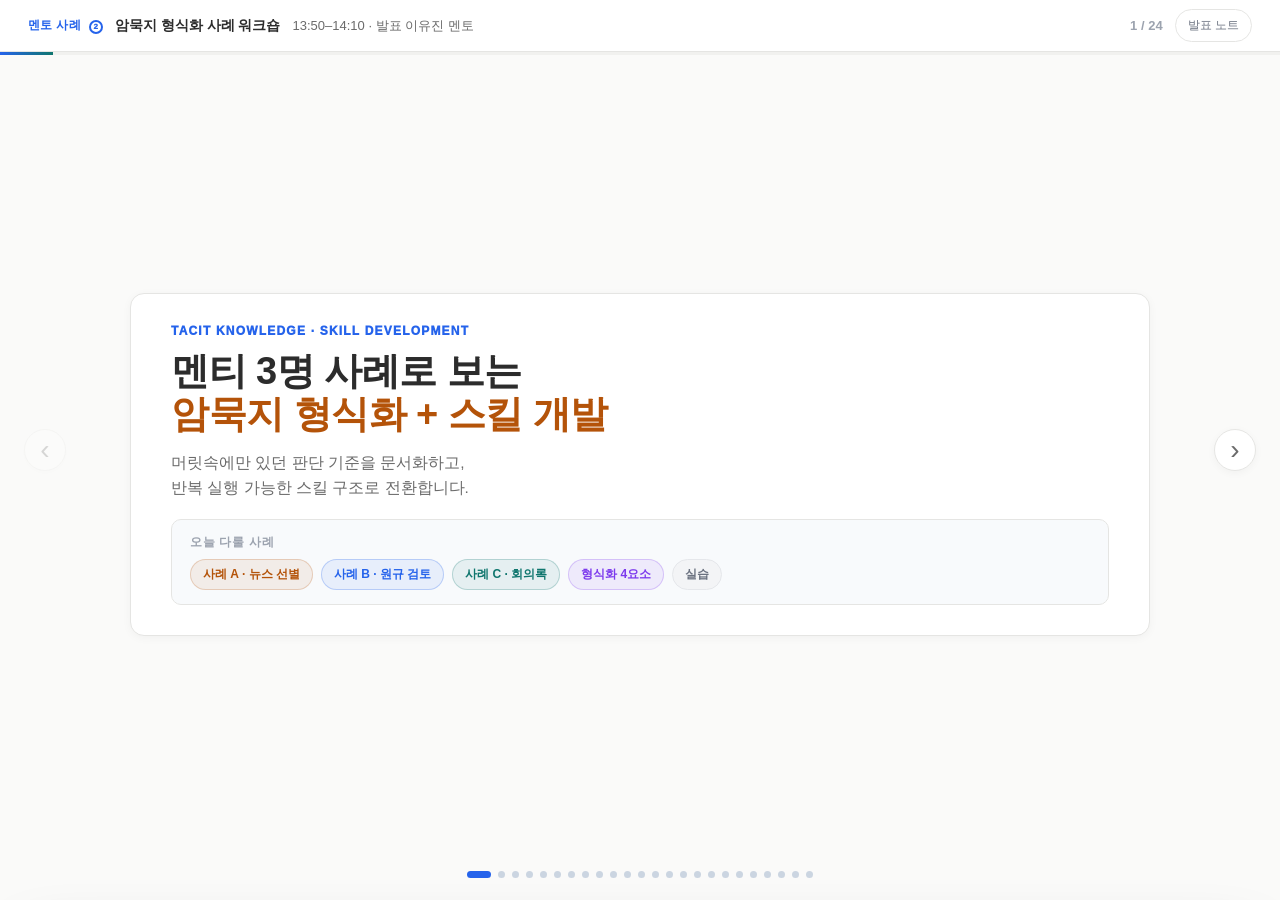
<file: mentor-tacit-skill.html>
<!DOCTYPE html>
<html lang="ko">
<head>
<meta charset="UTF-8" />
<meta name="viewport" content="width=device-width, initial-scale=1.0" />
<title>암묵지 형식화 사례 워크숍 | 이유진 멘토</title>
<style>
*{box-sizing:border-box;margin:0;padding:0}
:root{
  --bg:#f6f7fb;--paper:#fff;--ink:#111827;--text:#2f3137;--muted:#6b7280;--sub:#9ca3af;
  --blue:#2563eb;--blue2:#eff6ff;--blue3:#dbeafe;
  --orange:#ff6b35;--orange2:#fff3ed;--orange3:#ffd8c6;
  --red:#dc2626;--red2:#fef2f2;--red3:#fecaca;
  --green:#059669;--green2:#ecfdf5;--green3:#a7f3d0;
  --purple:#7c3aed;--purple2:#f5f3ff;--purple3:#ddd6fe;
  --line:#e5e7eb;--dark:#0f172a;
}
html,body{height:100%;overflow:hidden;font-family:-apple-system,BlinkMacSystemFont,"Apple SD Gothic Neo","Pretendard","Noto Sans KR","Segoe UI",sans-serif;background:var(--bg);color:var(--ink)}
body{display:flex;flex-direction:column}.topbar{height:54px;background:rgba(255,255,255,.92);backdrop-filter:blur(10px);border-bottom:1px solid var(--line);display:flex;align-items:center;gap:12px;padding:0 26px;z-index:30}.badge{font-size:12px;font-weight:950;color:var(--orange);letter-spacing:-.02em}.badge-dot{width:14px;height:14px;border:2px solid var(--orange);border-radius:50%;display:inline-flex;align-items:center;justify-content:center;font-size:8px;margin-left:4px}.tb-title{font-weight:850;font-size:14px;color:#4b5563}.tb-meta{font-size:13px;color:#8b8f98}.spacer{flex:1}.btn{border:1px solid var(--line);background:#fff;border-radius:999px;padding:7px 12px;font-size:12px;color:#6b7280;cursor:pointer}.btn:hover{border-color:#cbd5e1;color:#111827}.btn.active{background:#111827;color:#fff;border-color:#111827}.counter{font-variant-numeric:tabular-nums;font-size:13px;color:#9ca3af;font-weight:800}.progress{height:3px;background:#eef2f7}.progress div{height:100%;width:0;background:linear-gradient(90deg,var(--orange),var(--blue));transition:width .28s ease}.stage{flex:1;position:relative;overflow:hidden}.slide{position:absolute;inset:0;padding:34px 72px 58px;display:flex;align-items:center;justify-content:center;opacity:0;transform:translateX(48px);transition:.32s cubic-bezier(.22,1,.36,1);pointer-events:none}.slide.active{opacity:1;transform:translateX(0);pointer-events:auto}.slide.exit{opacity:0;transform:translateX(-48px)}.inner{width:100%;max-width:1120px;margin:auto}.paper{background:var(--paper);border:1px solid var(--line);border-radius:30px;padding:30px 40px;box-shadow:0 22px 60px rgba(15,23,42,.08)}.kicker{font-size:14px;font-weight:950;color:var(--orange);letter-spacing:-.02em;margin-bottom:12px}.h1{font-size:48px;line-height:1.13;letter-spacing:-.065em;font-weight:950;color:var(--text)}.h2{font-size:34px;line-height:1.2;letter-spacing:-.05em;font-weight:950;color:var(--text)}.h3{font-size:22px;line-height:1.35;letter-spacing:-.035em;font-weight:950}.sub{font-size:20px;color:#7b7f86;line-height:1.65;margin-top:18px}.small{font-size:14px;color:#7b7f86;line-height:1.75}.muted{color:#8a8f98}.hl{color:var(--orange)}.blue{color:var(--blue)}.green{color:var(--green)}.purple{color:var(--purple)}
.grid2{display:grid;grid-template-columns:1fr 1fr;gap:18px}.grid3{display:grid;grid-template-columns:repeat(3,1fr);gap:16px}.grid4{display:grid;grid-template-columns:repeat(4,1fr);gap:14px}.card{border-radius:22px;padding:24px;border:1px solid var(--line);background:#fff}.bluebg{background:var(--blue2);border-color:var(--blue3)}.orangebg{background:var(--orange2);border-color:var(--orange3)}.redbg{background:var(--red2);border-color:var(--red3)}.greenbg{background:var(--green2);border-color:var(--green3)}.purplebg{background:var(--purple2);border-color:var(--purple3)}.graybg{background:#f8fafc;border-color:#e2e8f0}.label{font-size:12px;font-weight:950;letter-spacing:.02em;color:#9ca3af;text-transform:uppercase;margin-bottom:10px}.label.orange{color:var(--orange)}.label.blue{color:var(--blue)}.label.red{color:var(--red)}.label.green{color:var(--green)}.label.purple{color:var(--purple)}.ctitle{font-size:20px;font-weight:950;letter-spacing:-.035em;line-height:1.32;margin-bottom:10px}.cbody{font-size:15px;color:#6b7280;line-height:1.72}.cbody b{color:#111827}.callout{border-radius:20px;padding:19px 23px;margin-top:18px;font-size:17px;line-height:1.65;font-weight:760}.callout.orange{background:var(--orange2);border:1px solid var(--orange3);color:#9a3412}.callout.blue{background:var(--blue2);border:1px solid var(--blue3);color:#1d4ed8}.callout.green{background:var(--green2);border:1px solid var(--green3);color:#047857}.callout.purple{background:var(--purple2);border:1px solid var(--purple3);color:#5b21b6}.callout.dark{background:#111827;color:#fff}.pillrow{display:flex;flex-wrap:wrap;gap:10px;margin-top:26px}.pill{border-radius:999px;background:#f3f4f6;border:1px solid #e5e7eb;padding:8px 15px;font-size:14px;font-weight:850;color:#6b7280}.pill.orange{background:var(--orange2);border-color:var(--orange3);color:var(--orange)}.pill.blue{background:var(--blue2);border-color:var(--blue3);color:var(--blue)}.pill.green{background:var(--green2);border-color:var(--green3);color:var(--green)}.pill.purple{background:var(--purple2);border-color:var(--purple3);color:var(--purple)}
.step{display:grid;grid-template-columns:42px 1fr;gap:14px;padding:17px;border-radius:18px;border:1px solid var(--line);background:#fff;margin-bottom:12px}.num{width:42px;height:42px;border-radius:50%;background:#111827;color:#fff;display:flex;align-items:center;justify-content:center;font-weight:950}.num.red{background:var(--red)}.num.orange{background:var(--orange)}.num.green{background:var(--green)}.num.purple{background:var(--purple)}.step strong{display:block;font-size:15.5px;letter-spacing:-.035em;margin-bottom:3px}.step span{font-size:13.5px;color:#6b7280;line-height:1.6}.table{width:100%;border-collapse:separate;border-spacing:0;border:1px solid var(--line);border-radius:20px;overflow:hidden;background:#fff}.table th{background:#f8fafc;font-size:13px;color:#6b7280;text-align:left;padding:14px 16px}.table td{padding:15px 16px;border-top:1px solid var(--line);font-size:15px;line-height:1.65;vertical-align:top}.table td:first-child{font-weight:900;color:#111827}.mono{font-family:ui-monospace,SFMono-Regular,Menlo,Monaco,Consolas,monospace;background:#f3f4f6;border:1px solid #e5e7eb;border-radius:12px;padding:11px 14px;font-size:14px;line-height:1.7;color:#374151}.bigquote{font-size:30px;line-height:1.45;letter-spacing:-.055em;font-weight:950;text-align:center;color:#111827}.arrow{font-size:24px;color:#cbd5e1;font-weight:950;display:flex;align-items:center;justify-content:center}.caseTag{display:inline-flex;align-items:center;gap:7px;padding:8px 13px;border-radius:999px;font-size:13px;font-weight:900;margin-bottom:18px}.caseTag.red{background:var(--red2);color:var(--red);border:1px solid var(--red3)}.caseTag.orange{background:var(--orange2);color:var(--orange);border:1px solid var(--orange3)}.caseTag.green{background:var(--green2);color:var(--green);border:1px solid var(--green3)}.caseTag.purple{background:var(--purple2);color:var(--purple);border:1px solid var(--purple3)}.twoflow{display:grid;grid-template-columns:1fr 46px 1fr;gap:12px;align-items:stretch}.notes{position:fixed;left:24px;right:24px;bottom:18px;background:#111827;color:#d1d5db;border-radius:22px;padding:18px 22px;font-size:14px;line-height:1.7;box-shadow:0 20px 60px rgba(0,0,0,.22);transform:translateY(150%);transition:.25s;z-index:40}.notes.open{transform:translateY(0)}.notes b{color:#fbbf24}.nav{position:fixed;top:50%;transform:translateY(-50%);width:46px;height:46px;border-radius:50%;border:1px solid var(--line);background:#fff;color:#9ca3af;display:flex;align-items:center;justify-content:center;cursor:pointer;z-index:20;box-shadow:0 10px 30px rgba(15,23,42,.08);font-size:28px}.nav:hover{color:#111827}.nav:disabled{opacity:.25}.prev{left:24px}.next{right:24px}.dots{position:fixed;bottom:22px;left:50%;transform:translateX(-50%);display:flex;gap:7px;z-index:20}.dot{width:7px;height:7px;border-radius:999px;background:#cbd5e1;border:0;transition:.2s}.dot.on{width:24px;background:var(--orange)}
@media(max-width:900px){.slide{padding:26px 22px 54px}.paper{padding:32px 24px;border-radius:24px}.h1{font-size:36px}.h2{font-size:28px}.grid2,.grid3,.grid4,.twoflow{grid-template-columns:1fr}.arrow{display:none}.topbar{padding:0 14px}.tb-meta{display:none}.nav{width:36px;height:36px;font-size:22px}.prev{left:8px}.next{right:8px}}
/* Design-system alignment: KITECH 운영용 강의자료 톤 */
:root{
  --bg:#fafaf9;--paper:#fff;--ink:#2c2c2c;--text:#2c2c2c;--muted:#6b6b6b;--sub:#8a8a8a;
  --blue:#2563eb;--blue2:rgba(37,99,235,.08);--blue3:rgba(37,99,235,.25);
  --orange:#b45309;--orange2:rgba(180,83,9,.08);--orange3:rgba(180,83,9,.22);
  --red:#b91c1c;--red2:rgba(185,28,28,.07);--red3:rgba(185,28,28,.22);
  --green:#0f766e;--green2:rgba(15,118,110,.08);--green3:rgba(15,118,110,.24);
  --purple:#7c3aed;--purple2:rgba(124,58,237,.08);--purple3:rgba(124,58,237,.24);
  --line:#e5e5e3;--dark:#111827;
}
.topbar{height:52px;background:rgba(255,255,255,.96);border-bottom:1px solid var(--line);padding:0 28px}
.badge{color:var(--blue);letter-spacing:.03em;text-transform:uppercase}.badge-dot{border-color:var(--blue)}
.tb-title{color:var(--text);font-weight:800}.tb-meta{color:var(--muted)}
.progress{background:#f1f1ef}.progress div{background:linear-gradient(90deg,var(--blue),var(--green))}
.stage{overflow:hidden}.slide{padding:36px 72px 62px;overflow-y:auto;align-items:flex-start}.inner{max-width:1020px;margin:auto}
.paper{border-radius:14px;border:1.5px solid var(--line);box-shadow:0 2px 10px rgba(0,0,0,.04);padding:30px 40px;max-height:calc(100vh - 100px);overflow-y:auto}
.kicker{color:var(--blue);font-size:12px;letter-spacing:1.2px;text-transform:uppercase}
.h1{font-size:38px;letter-spacing:-.5px;font-weight:850}.h2{font-size:26px;letter-spacing:-.35px;font-weight:850}.sub{font-size:15.5px;color:var(--muted);margin-top:10px}
.card{border-radius:12px;border:1.5px solid var(--line);box-shadow:0 1px 4px rgba(0,0,0,.02);padding:16px 18px}
.ctitle{font-size:17px;font-weight:800;letter-spacing:-.2px;margin-bottom:6px}.cbody{font-size:13.5px;color:var(--muted);line-height:1.65}
.callout{border-radius:12px;font-size:14px;font-weight:650;padding:13px 16px;margin-top:14px}.pill{border-radius:999px;font-size:12px;padding:6px 12px}
.step{border-radius:12px;border:1.5px solid var(--line);padding:11px 13px;margin-bottom:8px}.num{border-radius:999px;background:var(--blue)}
.table{border-radius:12px;border:1.5px solid var(--line)}.table th{background:#f8fafc;padding:10px 12px;font-size:12.5px}.table td{padding:11px 12px;font-size:13.5px;line-height:1.55}.mono{border-radius:10px;padding:8px 11px;font-size:13px}
.nav{width:42px;height:42px;color:var(--muted);box-shadow:0 2px 8px rgba(0,0,0,.04)}
.dot.on{background:var(--blue)}.notes{border-radius:14px;background:#111827}
@media(max-height:820px){.paper{padding:24px 34px}.h1{font-size:32px}.h2{font-size:23px}.sub{font-size:14.5px;margin-top:8px}.card{padding:14px 16px}.callout{padding:11px 14px;font-size:13.5px;margin-top:12px}.step{padding:9px 12px;margin-bottom:6px}.step strong{font-size:14.5px}.step span{font-size:12.5px}.ctitle{font-size:15.5px}.cbody{font-size:12.5px}.table th{padding:8px 10px;font-size:11.5px}.table td{padding:9px 10px;font-size:12.5px}}
@media(max-width:900px){.slide{padding:26px 22px 54px}.paper{padding:28px 22px;border-radius:14px}.h1{font-size:32px}.h2{font-size:25px}.grid2,.grid3,.grid4,.twoflow{grid-template-columns:1fr}.arrow{display:none}.topbar{padding:0 14px}.tb-meta{display:none}.nav{width:36px;height:36px;font-size:22px}.prev{left:8px}.next{right:8px}}
</style>
</head>
<body>
<header class="topbar">
  <span class="badge">멘토 사례 <span class="badge-dot">2</span></span>
  <span class="tb-title">암묵지 형식화 사례 워크숍</span>
  <span class="tb-meta">13:50–14:10 · 발표 이유진 멘토</span>
  <span class="spacer"></span>
  <span class="counter"><span id="cur">1</span> / <span id="tot">16</span></span>
  <button class="btn" id="noteBtn">발표 노트</button>
</header>
<div class="progress"><div id="bar"></div></div>
<main class="stage" id="stage"></main>
<button class="nav prev" id="prev">‹</button><button class="nav next" id="next">›</button>
<div class="dots" id="dots"></div>
<div class="notes" id="notes"><b>발표 노트</b><br><span id="noteText"></span></div>
<script>
const SLIDES=[
{note:'1. 표지 — 멘티 3명 사례, 오늘 다룰 5가지.',html:`<div class="paper"><div class="kicker">Tacit Knowledge · Skill Development</div><div class="h1">멘티 3명 사례로 보는<br><span class="hl">암묵지 형식화 + 스킬 개발</span></div><div class="sub" style="margin-top:14px">머릿속에만 있던 판단 기준을 문서화하고,<br>반복 실행 가능한 스킬 구조로 전환합니다.</div><div style="margin-top:18px;padding:14px 18px;background:#f8fafc;border:1.5px solid var(--line);border-radius:10px"><div style="font-size:12px;font-weight:900;color:#9ca3af;letter-spacing:.06em;text-transform:uppercase;margin-bottom:8px">오늘 다룰 사례</div><div style="display:flex;flex-wrap:wrap;gap:8px"><span class="pill orange">사례 A · 뉴스 선별</span><span class="pill blue">사례 B · 원규 검토</span><span class="pill green">사례 C · 회의록</span><span class="pill purple">형식화 4요소</span><span class="pill">실습</span></div></div></div>`},
{note:'2. Today Flow — 검토 순서 4단계.',html:`<div class="paper"><div class="kicker">Today Flow</div><div class="h2">검토 순서</div><div style="margin-top:18px"><div class="step"><div class="num orange">1</div><div><strong>0~5분 · 암묵지 형식화 정의</strong><span>형식지와 암묵지의 차이를 이해하고, 형식화 정도에 따라 Type A·B·C로 구분합니다.</span></div></div><div class="step"><div class="num orange">2</div><div><strong>5~10분 · 사례 A — 뉴스 선별</strong><span>선별 기준과 문장 규칙을 처리 기준으로 정리합니다. 하나의 업무를 3개 스킬로 나누는 방식을 봅니다.</span></div></div><div class="step"><div class="num blue">3</div><div><strong>10~15분 · 사례 B — 원규 검토</strong><span>머릿속 검토 관점을 5개 항목으로 꺼냅니다. 관점의 리스트화가 스킬의 뼈대가 됩니다.</span></div></div><div class="step"><div class="num green">4</div><div><strong>15~20분 · 사례 C — 회의록과 HWPX 제약</strong><span>회의록 작성 기준과 파일 포맷 제약을 함께 봅니다. 기준 정리와 구현 가능성은 별도로 점검해야 합니다.</span></div></div></div><div class="callout dark" style="margin-top:14px">사례를 외우는 것이 아니라, <b>판단 기준을 글로 옮기는 방식</b>을 익힙니다.</div></div>`},
{note:'3. 개념 정의 — 형식지와 암묵지.',html:`<div class="paper"><div class="kicker">개념 정의</div><div class="h2">형식지와 암묵지</div><div class="grid2" style="margin-top:18px"><div class="card bluebg"><div class="label blue">형식지</div><div class="ctitle">이미 문서로 정리된 기준</div><div class="cbody">매뉴얼·규정·절차서·작성 양식처럼 누가 봐도 확인할 수 있는 지식입니다. AI에게 바로 처리 기준으로 줄 수 있습니다.</div></div><div class="card orangebg"><div class="label orange">암묵지</div><div class="ctitle">경험으로 쌓인 판단 기준</div><div class="cbody">담당자만 알고 있는 업무 감각입니다. <b>"보면 안다"</b> 안에 실제 기준이 숨어 있습니다. AI가 반복 실행하려면 이 기준을 문서로 꺼내야 합니다.</div></div></div><div class="callout dark" style="margin-top:14px">AI는 말하지 않은 기준을 모릅니다. <b>암묵지를 문서화해야 반복 실행이 가능합니다.</b></div></div>`},
{note:'4. 암묵지란 무엇인가 — 일상 예시.',html:`<div class="paper"><div class="kicker">암묵지란 무엇인가</div><div class="h2">암묵지 = <span class="hl">내가 당연하게 쓰던</span> 업무 기준</div><div class="sub" style="margin-top:12px">너무 당연하게 판단하던 기준이라 문서로 남기지 않았던 것들입니다.</div><div class="grid2" style="margin-top:18px;gap:10px"><div class="card graybg"><div class="cbody"><b>"이 뉴스는 중요하다"</b><br><span style="font-size:13px;color:#9ca3af">— 언론홍보 담당자의 직감</span></div></div><div class="card graybg"><div class="cbody"><b>"이 문장은 보고서에 넣기 애매하다"</b><br><span style="font-size:13px;color:#9ca3af">— 검수자의 감각</span></div></div><div class="card graybg"><div class="cbody"><b>"이 내용은 결정사항이 아니라 논의내용이다"</b><br><span style="font-size:13px;color:#9ca3af">— 회의록 작성자의 구분</span></div></div><div class="card graybg"><div class="cbody"><b>"이 자소서는 뭔가 약하다"</b><br><span style="font-size:13px;color:#9ca3af">— HR의 5초 판단</span></div></div></div><div class="callout dark" style="margin-top:14px">사람은 바로 알지만 — <b>AI는 기준을 알려줘야 압니다.</b></div></div>`},
{note:'5. 왜 기준 문서가 필요한가 — 3단 도식.',html:`<div class="paper"><div class="kicker">왜 기준 문서가 필요한가</div><div class="h2">사람의 암묵지 → 기준문서 → AI 실행</div><div style="margin-top:20px;display:grid;grid-template-columns:1fr 36px 1fr 36px 1fr;align-items:center;gap:8px"><div style="padding:18px 14px;border:1.5px solid var(--line);border-radius:14px;text-align:center;background:#fff"><div style="font-size:24px;margin-bottom:6px">👤</div><div style="font-weight:900;font-size:15px;color:#111827;margin-bottom:4px">사람의 암묵지</div><div style="font-size:12.5px;color:#6b7280">말하지 않아도<br>당연히 아는 기준</div></div><div style="text-align:center;font-size:12px;color:#9ca3af;font-weight:700"><div style="font-size:20px;color:#cbd5e1">→</div></div><div style="padding:18px 14px;border:2px solid var(--blue3);border-radius:14px;text-align:center;background:var(--blue2)"><div style="font-size:24px;margin-bottom:6px">📄</div><div style="font-weight:900;font-size:15px;color:var(--blue);margin-bottom:4px">기준문서.md</div><div style="font-size:12.5px;color:#6b7280">AI가 읽을 수 있는<br>업무 판단 기준</div></div><div style="text-align:center;font-size:12px;color:#9ca3af;font-weight:700"><div style="font-size:20px;color:#cbd5e1">→</div></div><div style="padding:18px 14px;border:2px solid var(--green3);border-radius:14px;text-align:center;background:var(--green2)"><div style="font-size:24px;margin-bottom:6px">🤖</div><div style="font-weight:900;font-size:15px;color:var(--green);margin-bottom:4px">에이전트 실행</div><div style="font-size:12.5px;color:#6b7280">같은 기준으로<br>반복 실행</div></div></div><div class="callout dark" style="margin-top:18px">기준 문서가 없으면 — AI가 매번 알아서 판단합니다. 그래서 결과가 흔들리고, <b>"AI가 이상하다"</b>고 느껴집니다.</div></div>`},
{note:'6. 형식화 3유형 — Type A·B·C 카드.',html:`<div class="paper"><div class="kicker">암묵지 형식화 유형</div><div class="h2">형식화 정도에 따른 <span class="hl">3가지 유형</span></div><div class="grid3" style="margin-top:18px"><div class="card redbg"><div class="label red">Type A</div><div class="ctitle">미형식화</div><div class="cbody">기준이 머릿속에만 있습니다. 포함·제외·예시가 문서로 남아 있지 않습니다 — <b>"보면 안다"에서 멈춘 상태</b>입니다.</div></div><div class="card orangebg"><div class="label orange">Type B</div><div class="ctitle">부분 형식화</div><div class="cbody">포함·제외 기준은 있지만 예시가 부족합니다. 일반 사례는 처리되지만 — <b>애매한 사례에서 결과가 흔들립니다.</b></div></div><div class="card greenbg"><div class="label green">⭐ Type C</div><div class="ctitle">완전 형식화</div><div class="cbody">포함·제외·우수예시·보완예시가 함께 정리된 상태입니다. AI가 <b>같은 기준으로 반복 실행</b>할 수 있습니다.</div></div></div><div class="callout dark" style="margin-top:14px">이번 사례는 <b>Type A·B 상태에서 출발해 Type C로 이동하는 과정</b>을 봅니다.</div></div>`},
{note:'7. 3유형 비교 표.',html:`<div class="paper"><div class="kicker">유형 비교</div><div class="h2">A · B · C 비교</div><table class="table" style="margin-top:14px"><tr><th>구분</th><th><span style="color:var(--red)">Type A</span><br>미형식화</th><th><span style="color:var(--orange)">Type B</span><br>부분 형식화</th><th><span style="color:var(--green)">⭐ Type C</span><br>완전 형식화</th></tr><tr><td>포함 기준</td><td>머릿속에만 있음</td><td>문서화됨</td><td>문서화됨</td></tr><tr><td>제외 기준</td><td>불명확함</td><td>문서화됨</td><td>문서화됨</td></tr><tr><td>우수 예시</td><td>없음</td><td>일부 있음</td><td>3개 이상</td></tr><tr><td>보완 예시</td><td>없음</td><td>없음</td><td>3개 + 개선안</td></tr><tr><td>AI 실행</td><td>매번 다시 설명</td><td>경계 사례에서 흔들림</td><td>일관 실행</td></tr><tr><td>다음 단계</td><td>기준 추출</td><td>오류 분석·예시 보강</td><td>실행·검증 기준 설정</td></tr></table><div class="callout dark" style="margin-top:14px"><b>Type B는 실패가 아닙니다.</b> 오류 사례를 모으면 Type C로 갈 수 있습니다.</div></div>`},
{note:'8. 유형별 멘토 처방 — 첫 질문이 다릅니다.',html:`<div class="paper"><div class="kicker">유형별 멘토 처방</div><div class="h2">유형마다 <span class="hl">첫 질문</span>이 다릅니다</div><div class="grid3" style="margin-top:18px"><div class="card redbg"><div class="label red">Type A — "보면 안다"</div><div class="cbody">기준을 바로 묻지 않습니다. 먼저 <b>우수 결과 3개·보완 결과 3개</b>를 봅니다. 둘의 차이를 한 문장으로 쓰면 — 그게 기준이 됩니다.</div></div><div class="card orangebg"><div class="label orange">Type B — 경계에서 흔들림</div><div class="cbody">오류 사례를 실패로 보지 않습니다. 100건 중 8건이 틀렸다면 — 그 8건은 <b>보완 예시</b>가 됩니다. 같은 패턴인지 보고 기준을 한 줄씩 추가합니다.</div></div><div class="card greenbg"><div class="label green">⭐ Type C — 실행 가능</div><div class="cbody">기준을 더 늘리지 않습니다. 정확도·시간 단축·수정 횟수 중 — <b>대표 지표 하나</b>를 정합니다. 이제는 실행하고 검증할 단계입니다.</div></div></div></div>`},
{note:'9. 사례 A · 뉴스 선별 — Before/After.',html:`<div class="paper"><div class="caseTag orange">사례 A · 언론홍보 담당자</div><div class="h2">뉴스 선별 기준과 문장 규칙을<br><span class="hl">처리 기준으로 바꾼 사례</span></div><div class="sub" style="margin-top:10px">매일 오전 뉴스 50건 검토 → 주요 10건 선별 → 한 문장 요약문 배포</div><div class="grid2" style="margin-top:18px"><div class="card redbg"><div class="label red">Before</div><div class="ctitle">한 사람에게만 쌓인 기준</div><div class="cbody">선별 기준과 문장 스타일이 담당자 1인에게 집중되어 있었습니다. 담당자가 없으면 — <b>왜 이 뉴스를 골랐는지 설명하기 어려웠습니다.</b></div></div><div class="card greenbg"><div class="label green">After</div><div class="ctitle">기준을 문서로 꺼낸 상태</div><div class="cbody"><b>포함</b> 우리 기관 직접 언급 / R&D 예산 / 출연연 제도<br><b>제외</b> 동일 사안 3차 이상 후속 / 정당 이슈 결부<br><b>문장 규칙</b> 1기사 1문장 / 매체명 위치 다양화 / 종결어미 반복 줄이기</div></div></div><div class="callout dark" style="margin-top:14px">반복 판단 기준을 문서화하면 — 그 문서가 <b>스킬 설계의 입력</b>이 됩니다.</div></div>`},
{note:'10. 사례 A · 스킬 구조 — 행동 → 매핑.',html:`<div class="paper"><div class="caseTag orange">사례 A · 스킬 구조</div><div class="h2">사람의 행동을 동사로 풀면<br><span class="hl">스킬 구조</span>가 보입니다</div><div style="margin-top:14px"><div style="font-size:12px;font-weight:900;color:#9ca3af;letter-spacing:.06em;text-transform:uppercase;margin-bottom:8px">① 행동 워크플로우</div><div style="display:grid;grid-template-columns:repeat(6,1fr);gap:6px;font-size:12.5px"><div style="padding:9px 7px;background:#f8fafc;border:1.5px solid var(--line);border-radius:8px;text-align:center"><b>모은다</b><div style="font-size:10.5px;color:#9ca3af;margin-top:3px">뉴스 50건</div></div><div style="padding:9px 7px;background:#f8fafc;border:1.5px solid var(--line);border-radius:8px;text-align:center"><b>선별한다</b><div style="font-size:10.5px;color:#9ca3af;margin-top:3px">기준 적용</div></div><div style="padding:9px 7px;background:#f8fafc;border:1.5px solid var(--line);border-radius:8px;text-align:center"><b>요약한다</b><div style="font-size:10.5px;color:#9ca3af;margin-top:3px">한 문장으로</div></div><div style="padding:9px 7px;background:#f8fafc;border:1.5px solid var(--line);border-radius:8px;text-align:center"><b>참조한다</b><div style="font-size:10.5px;color:#9ca3af;margin-top:3px">베스트와 비교</div></div><div style="padding:9px 7px;background:#f8fafc;border:1.5px solid var(--line);border-radius:8px;text-align:center"><b>넣는다</b><div style="font-size:10.5px;color:#9ca3af;margin-top:3px">메일 템플릿</div></div><div style="padding:9px 7px;background:#f8fafc;border:1.5px solid var(--line);border-radius:8px;text-align:center"><b>배포한다</b><div style="font-size:10.5px;color:#9ca3af;margin-top:3px">메일 발송</div></div></div></div><div style="text-align:center;font-size:18px;color:#cbd5e1;font-weight:700;margin:10px 0">↓ 같은 기준끼리 묶기</div><div><div style="font-size:12px;font-weight:900;color:#9ca3af;letter-spacing:.06em;text-transform:uppercase;margin-bottom:8px">② 스킬 매핑</div><table class="table"><tr><th>스킬</th><th>역할</th></tr><tr><td><span class="mono">/한문장-작성</span></td><td>선별 + 요약</td></tr><tr><td><span class="mono">/best-sentences</span></td><td>과거 우수 문장 참조</td></tr><tr><td><span class="mono">/template-mail</span></td><td>메일 템플릿 반영</td></tr></table></div><div class="callout dark" style="margin-top:12px">동사로 풀고 → 같은 기준끼리 묶고 → <b>묶음에 이름을 붙이면 스킬</b>이 됩니다.</div></div>`},
{note:'11. 사례 B · 원규 검토 — 5가지 검토 관점.',html:`<div class="paper"><div class="caseTag blue">사례 B · 규정관리 담당자</div><div class="h2">원규 검토는 <span class="hl">관점을 리스트로</span><br>꺼내는 것부터 시작합니다</div><div class="sub" style="margin-top:10px">원규 개정안 검토 → 관점별 의견서 초안 생성</div><div style="margin-top:12px;padding:11px 14px;background:#f8fafc;border-left:3px solid var(--blue);border-radius:6px;font-size:12.5px;color:#4b5563;line-height:1.55"><b style="color:#111827">원규(院規)란?</b> 공공기관·연구원의 내부 규정. 조직 운영·인사·재무·연구관리 등 기관 업무 전반을 다루는 자체 규정 문서.</div><div style="margin-top:14px;padding:16px 20px;background:var(--blue2);border:1.5px solid var(--blue3);border-radius:12px"><div class="label blue" style="margin-bottom:10px">5가지 검토 관점</div><div style="display:grid;grid-template-columns:1fr 1fr;gap:8px;font-size:13.5px"><div style="padding:10px 13px;background:#fff;border-radius:8px;border:1px solid var(--blue3)"><b style="color:var(--blue)">1. 법적 정합성</b> — 상위 법령·지침과 충돌하지 않는가</div><div style="padding:10px 13px;background:#fff;border-radius:8px;border:1px solid var(--blue3)"><b style="color:var(--blue)">2. 재무적 타당성</b> — 예산·비용 구조에 무리가 없는가</div><div style="padding:10px 13px;background:#fff;border-radius:8px;border:1px solid var(--blue3)"><b style="color:var(--blue)">3. 운영 실행가능성</b> — 현장에서 실제 적용 가능한가</div><div style="padding:10px 13px;background:#fff;border-radius:8px;border:1px solid var(--blue3)"><b style="color:var(--blue)">4. 위험 관리</b> — 예외 상황·허점은 없는가</div><div style="padding:10px 13px;background:#fff;border-radius:8px;border:1px solid var(--blue3);grid-column:1/-1"><b style="color:var(--blue)">5. 전략 정합성</b> — 기관의 중장기 방향과 맞는가</div></div></div><div class="callout dark" style="margin-top:12px">머릿속 관점이 항목으로 나오는 순간 — <b>스킬의 뼈대가 만들어집니다.</b></div></div>`},
{note:'12. 사례 B · 스킬 명세 — 5요소.',html:`<div class="paper"><div class="caseTag blue">사례 B · 스킬 명세</div><div class="h2"><span class="mono" style="font-size:22px;padding:3px 10px">/원규-검토</span> 설계 5요소</div><table class="table" style="margin-top:14px"><tr><th>항목</th><th>내용</th><th>설계 포인트</th></tr><tr><td>스킬 이름</td><td><span class="mono">/원규-검토</span></td><td>이름이 곧 기능 정의</td></tr><tr><td>입력</td><td>개정안, 기존 규정, 검토 배경</td><td>파일만으로는 부족</td></tr><tr><td>처리 기준</td><td>5가지 검토 관점, 누락 체크</td><td>기준 없으면 일반론으로 흐름</td></tr><tr><td>출력</td><td>관점별 의견 초안, 보완 항목, 질문</td><td>최종본이 아닌 검토용 초안</td></tr><tr><td>사람 검토</td><td>제출 전 담당자 확인·서명</td><td>책임 문서는 사람 판단 필수</td></tr></table><div class="callout dark" style="margin-top:14px"><b>AI는 최종 판단자가 아닙니다.</b> 초안을 만들고, 누락을 짚고, 검토 질문을 제안하는 역할입니다.</div></div>`},
{note:'13. 사례 C · 회의록 — 기준 정리 + HWPX 제약.',html:`<div class="paper"><div class="caseTag green">사례 C · 디지털인재교육팀</div><div class="h2">기준 정리와 <span class="hl">구현 가능성</span>은 별개입니다</div><div class="sub" style="margin-top:10px">주간 회의 내용 정리 → 결정사항·액션아이템·논의내용으로 구조화 → 회의록 초안 생성</div><div class="grid2" style="margin-top:18px"><div class="card greenbg"><div class="label green">정리된 암묵지</div><div class="ctitle">회의록 작성 기준</div><div class="cbody">참석자·안건·논의·결정·액션 5단 구조<br>결정사항·논의내용 구분 기준<br>"~하기로 했다", "~까지 검토" 패턴<br>액션아이템 담당자·마감일 표시</div></div><div class="card redbg"><div class="label red">남은 제약</div><div class="ctitle">HWPX 포맷 처리</div><div class="cbody">공공기관 표준 문서 포맷이 HWPX. AI가 내용을 정리하는 것과 — <b>HWPX 서식을 유지하는 것은 다른 문제</b>입니다. MD/DOCS 변환 시 표·여백·서식이 깨질 수 있습니다.</div></div></div><div class="callout dark" style="margin-top:14px">기준 문서화가 끝나도 — <b>실제 파일 포맷에서 작동하는지는 따로 확인</b>해야 합니다.</div></div>`},
{note:'14. 관점 전환 — 기준은 실행하면서 채운다.',html:`<div class="paper"><div class="kicker">관점 전환</div><div class="h2">기준은 <span class="hl">실행하면서 채우는 것</span>입니다</div><div class="sub" style="margin-top:12px">처음부터 완벽한 기준 문서를 만들 필요는 없습니다. 작게 실행하고, 결과를 비교하고, 빠진 기준을 한 줄씩 추가합니다.</div><div style="margin-top:18px"><div class="step"><div class="num green">1</div><div><strong>1차 실행</strong><span>최소 입력으로 결과물을 만듭니다. 부족한 결과가 나와야 빠진 기준이 보입니다.</span></div></div><div class="step"><div class="num green">2</div><div><strong>비교</strong><span>잘 나온 결과와 아쉬운 결과를 나란히 봅니다. 둘의 차이를 한 문장으로 씁니다.</span></div></div><div class="step"><div class="num green">3</div><div><strong>재실행</strong><span>새 기준을 반영해 다시 실행합니다. 같은 지점에서 또 흔들리면 — 그 위치에 기준을 한 줄 더 추가합니다.</span></div></div></div><div class="callout dark" style="margin-top:12px">형식화는 한 번에 끝나는 문서 작업이 아니라 — <b>실행하며 기준을 보강하는 과정</b>입니다.</div></div>`},
{note:'15. 사례 종합 — 사례별 형식화 지점.',html:`<div class="paper"><div class="kicker">사례 종합</div><div class="h2">사례별 형식화 지점</div><table class="table" style="margin-top:14px"><tr><th>사례</th><th>유형 전환</th><th>꺼낸 암묵지</th><th>스킬화 방식</th><th>다음 제출물</th></tr><tr><td><b>A</b> <span style="color:var(--orange)">뉴스 선별</span></td><td>B → C</td><td>선별 기준, 문장 스타일</td><td>3개 스킬 분리</td><td>도메인 규칙표, 샘플 문장</td></tr><tr><td><b>B</b> <span style="color:var(--blue)">원규 검토</span></td><td>A → C</td><td>5가지 검토 관점</td><td>관점별 초안 생성</td><td>5관점 체크리스트</td></tr><tr><td><b>C</b> <span style="color:var(--green)">회의록</span></td><td>C + 제약</td><td>결정·액션 분류 기준</td><td>초안 생성, 누락 체크</td><td>HWPX 추출 테스트</td></tr></table><div class="callout dark" style="margin-top:14px">스킬 설계는 기술 선택보다 — <b>판단 기준을 얼마나 명확히 꺼냈는지</b>에서 시작합니다.</div></div>`},
{note:'16. 형식화의 본질 — 자료첨부 vs 풀어쓰기.',html:`<div class="paper" style="text-align:center"><div class="kicker" style="text-align:center">암묵지 형식화의 본질</div><div class="bigquote" style="margin-top:10px">자료를 많이 준다고<br>AI가 기준까지 <span class="hl">아는 것은 아닙니다</span></div><div style="margin-top:18px;font-size:15.5px;color:#4b5563;font-weight:600;line-height:1.75;max-width:780px;margin-left:auto;margin-right:auto">이력서 PDF를 통째로 넣어도 AI는 채용 기준을 모릅니다.<br>규정집·회의록 폴더를 넣어도 AI는 어디를 중점적으로 봐야 할지 모릅니다.</div><div class="grid2" style="margin-top:22px"><div class="card redbg"><div class="label red">잘못된 접근 — 자료 첨부</div><div class="ctitle">"참고 파일 드릴게요"</div><div class="cbody">자료는 있지만 판단 기준은 없습니다. AI는 읽을 수는 있지만 — <b>무엇을 중요하게 봐야 하는지 모릅니다.</b></div></div><div class="card greenbg"><div class="label green">좋은 접근 — 판단 규칙 풀어쓰기</div><div class="cbody">· 이 조건이면 포함한다<br>· 이 조건이면 제외한다<br>· 이런 결과가 좋은 예시다<br>· 이런 결과는 이렇게 고친다</div></div></div><div class="callout dark" style="margin-top:14px">암묵지 형식화는 — 문서를 많이 주는 일이 아니라, <b>내 판단 규칙을 AI가 따라 할 수 있는 문장으로 바꾸는 일</b>입니다.</div></div>`},
{note:'17. 형식화 4요소.',html:`<div class="paper"><div class="kicker">형식화 4요소</div><div class="h2">Type C를 만드는 <span class="hl">4가지 요소</span></div><div class="grid2" style="margin-top:18px;gap:10px"><div class="card bluebg"><div class="label blue">① 포함 기준</div><div class="ctitle">처리 대상이 되는 YES 조건</div><div class="cbody">무엇이 들어오면 포함할지 — 명확한 신호로 씁니다.</div></div><div class="card orangebg"><div class="label orange">② 제외 기준</div><div class="ctitle">처리하지 않을 NO 조건</div><div class="cbody">포함 기준과 헷갈리지 않게 — 구분되는 특징으로 씁니다.</div></div><div class="card greenbg"><div class="label green">③ 우수 예시 3개</div><div class="ctitle">기준을 잘 따른 결과물</div><div class="cbody">AI가 따라 할 수 있는 — 모범 사례로 사용합니다.</div></div><div class="card purplebg"><div class="label purple">④ 보완 예시 3개 + 개선안</div><div class="ctitle">아쉬운 결과 + 수정 방향</div><div class="cbody">왜 부족한지, 어떻게 고칠지까지 — 함께 씁니다.</div></div></div><div class="callout dark" style="margin-top:14px">4요소가 갖춰지면 — AI가 <b>같은 기준으로 반복 실행</b>할 수 있습니다.</div></div>`},
{note:'18. 실습 — 4단계 워크시트.',html:`<div class="paper"><div class="kicker">실습</div><div class="h2">내 업무의 암묵지를 <span class="hl">4단계</span>로 정리합니다</div><div class="sub" style="margin-top:10px">오전 문제정의를 바탕으로 — 처리 기준을 글로 옮겨봅니다.</div><div class="grid2" style="margin-top:18px;gap:10px"><div class="card bluebg"><div class="label blue">Step 1 — 포함 기준</div><div class="cbody">처리 대상의 YES 조건을 씁니다. 무엇이 들어오면 포함할지 — 신호 1~2개로 정의합니다.</div></div><div class="card orangebg"><div class="label orange">Step 2 — 제외 기준</div><div class="cbody">처리하지 않을 조건을 씁니다. 포함 기준과 구분되는 특징을 적습니다.</div></div><div class="card greenbg"><div class="label green">Step 3 — 우수 예시 3개</div><div class="cbody">기준을 잘 따른 결과물 3개를 모읍니다. 실제 산출물을 쓰는 것이 가장 좋습니다.</div></div><div class="card purplebg"><div class="label purple">Step 4 — 보완 예시 3개</div><div class="cbody">과거 오류·경계 사례를 모읍니다. 실패 원인과 수정 방향을 한 줄씩 붙입니다.</div></div></div><div class="callout dark" style="margin-top:14px">4항목이 정리되면 — <b>스킬로 전환할 준비가 된 것</b>입니다.</div></div>`},
{note:"19. MENTOR'S CASE ① — 자소서 5초 직감, A vs B.",html:`<div class="paper"><div class="caseTag orange">MENTOR'S CASE ① · "보면 안다"의 정체</div><div class="h2">자소서 평가는 <span class="hl">대표적인 암묵지 업무</span>입니다</div><div class="sub" style="margin-top:10px">읽자마자 "이건 좀 약하다"는 느낌이 듭니다. 그런데 그 이유를 설명하려고 하면 — "좀 추상적이라서요"에서 멈추는 경우가 많습니다. <b>이 상태가 Type A입니다.</b></div><div style="margin-top:14px;font-size:12px;font-weight:900;color:#9ca3af;letter-spacing:.06em;text-transform:uppercase;margin-bottom:8px">두 자소서를 5초씩 봅니다</div><div class="grid2" style="gap:10px"><div class="card redbg" style="padding:14px 16px"><div class="label red">자소서 A · 약함</div><div class="cbody" style="font-style:italic;line-height:1.7">"저는 학창시절부터 다양한 프로젝트에 참여하며 <b>열정적으로 노력</b>해왔습니다. 팀원들과 협력해 좋은 성과를 만들었고, <b>최선을 다하는 자세</b>로 임했습니다. 귀사에서도 <b>최고의 결과</b>를 내겠습니다."</div></div><div class="card greenbg" style="padding:14px 16px;border-width:2px"><div class="label green">자소서 B · 강함</div><div class="cbody" style="font-style:italic;line-height:1.7">"커머스 앱 사용성 개선 프로젝트에서 <b>UX 리서처로</b> 사용자 인터뷰 <b>20건</b> 진행. 핵심 이탈 지점 정의 후 화면 흐름 재설계 — 전환율 <b>12% → 18%</b>로 개선."</div></div></div><div class="callout dark" style="margin-top:12px">B에는 <b>역할·행동·수치·결과</b>가 있고, A에는 열정·최선·최고만 있습니다.</div></div>`},
{note:'20. 실제 자소서 한 편 — 형광펜 + 걸리는 지점.',html:`<div class="paper"><div class="caseTag red">실제 자소서 한 편 — 어디가 약한지 보이세요?</div><div class="h2">"좀 약한데?"라는 감각을 <span class="hl">기준으로</span> 풀어봅니다</div><div style="margin-top:12px;padding:16px 20px;background:#fef9f4;border:1.5px solid var(--orange3);border-radius:12px;font-size:13px;line-height:1.9;color:#374151">저는 어렸을 때부터 <span style="background:#fee2e2;padding:1px 4px;border-radius:3px">다양한 분야에 관심이 많았던</span> 학생으로, 학창 시절 동안 여러 동아리 활동과 프로젝트에 참여하며 <span style="background:#fee2e2;padding:1px 4px;border-radius:3px">열정적으로 노력</span>해왔습니다. 특히 팀 프로젝트에서는 <span style="background:#fee2e2;padding:1px 4px;border-radius:3px">팀원들과 원활한 소통</span>을 통해 <span style="background:#fee2e2;padding:1px 4px;border-radius:3px">좋은 성과</span>를 만들어내는 데 기여했고, <span style="background:#fee2e2;padding:1px 4px;border-radius:3px">언제나 최선을 다하는 자세</span>로 임했습니다. 대학 시절에는 <span style="background:#fee2e2;padding:1px 4px;border-radius:3px">다양한 대외 활동</span>을 병행하며 폭넓은 시야를 길렀고, 이러한 경험들이 저를 <span style="background:#fee2e2;padding:1px 4px;border-radius:3px">더욱 성장</span>하게 만들었다고 생각합니다. 귀사에 입사한다면 그동안 쌓아온 경험과 역량을 바탕으로 <span style="background:#fee2e2;padding:1px 4px;border-radius:3px">최고의 결과</span>를 내는 인재가 되겠습니다.</div><div style="margin-top:12px;padding:14px 18px;background:#f8fafc;border-left:3px solid var(--red);border-radius:8px;font-size:13px;color:#374151;line-height:1.7"><b style="color:var(--red)">읽으면서 걸리는 지점</b><br>· "다양한", "여러", "폭넓은" — 넓은 표현이 많음<br>· "열정", "최선", "최고" — 근거 없는 표현이 반복됨<br>· 본인이 실제로 한 행동이 보이지 않음 / 수치·결과 없음<br>· 어느 회사에나 쓸 수 있는 문장처럼 보임</div><div class="callout dark" style="margin-top:12px"><b>"좀 약하다"는 감각을 평가 기준으로 쪼개야</b> 합니다.</div></div>`},
{note:"21. MENTOR'S CASE ② — 6개 평가 기준.",html:`<div class="paper"><div class="caseTag orange">MENTOR'S CASE ② · 5초 직감을 6개 기준으로</div><div class="h2">5초 직감을 <span class="hl">6개의 평가 기준</span>으로 나눕니다</div><table class="table" style="margin-top:14px"><tr><th>평가 기준</th><th>강한 자소서</th><th>약한 자소서</th></tr><tr><td><b>직무 적합성</b></td><td>JD 핵심 역량과 연결됨</td><td>직무와 무관한 경험 나열</td></tr><tr><td><b>경험 구체성</b></td><td>기간·역할·방법이 구체적</td><td>"다양한 프로젝트"처럼 뭉뚱그림</td></tr><tr><td><b>수치 임팩트</b></td><td>Before·After 수치가 있음</td><td>수치 없음, 결과 모호</td></tr><tr><td><b>역할 명확성</b></td><td>내가 한 일이 분명함</td><td>"팀원들과 함께"만 있음</td></tr><tr><td><b>기업 맥락</b></td><td>제품·고객·비즈니스와 연결</td><td>어느 회사에나 가능한 말</td></tr><tr><td><b>문장 톤</b></td><td>간결하고 근거 중심</td><td>"열정", "최선" 같은 표현 반복</td></tr></table><div class="callout dark" style="margin-top:14px">머릿속 평가 기준을 글로 꺼내면 — <b>AI도, 다른 사람도 같은 기준으로 볼 수 있습니다.</b></div></div>`},
{note:"22. MENTOR'S CASE ③ — /자소서-평가 출력 + 효과.",html:`<div class="paper"><div class="caseTag orange">MENTOR'S CASE ③ · 실제 평가 결과</div><div class="h2"><span class="mono" style="font-size:22px;padding:3px 10px">/자소서-평가</span> 로 돌리면<br>감점 이유가 <span class="hl">글로 나옵니다</span></div><div style="margin-top:12px;padding:14px 18px;background:#0f172a;border-radius:10px;color:#e5e7eb;font-family:ui-monospace,Menlo;font-size:12.5px;line-height:1.75"><span style="color:#fbbf24">📋 자소서 A · 종합 47/100</span><br><br><span style="color:#86efac">· 직무 적합성 3/5</span> — 프로젝트 언급은 있으나 직무 연결 약함<br><span style="color:#fca5a5">· 경험 구체성 1/5</span> — "다양한 프로젝트" 표현만, 구체 사례 없음<br><span style="color:#fca5a5">· 수치 임팩트 1/5</span> — 정량 결과 없음<br><span style="color:#fca5a5">· 역할 명확성 2/5</span> — 본인 역할이 보이지 않음<br><span style="color:#86efac">· 기업 맥락 2/5</span> — 어느 회사에나 가능한 일반론<br><span style="color:#fca5a5">· 문장 톤 1/5</span> — "열정", "최선", "최고" 반복<br><br><span style="color:#fbbf24">💡 보완 제안</span> "다양한 프로젝트" 대신 — 1개를 골라 역할·기간·행동·결과 수치를 한 문장에 넣기</div><table class="table" style="margin-top:12px"><tr><th>구분</th><th>Before</th><th>After</th></tr><tr><td>1건 평가 시간</td><td>15분</td><td>3분</td></tr><tr><td>피드백 형태</td><td>감으로</td><td>기준별 감점 근거 출력</td></tr><tr><td>설명 톤</td><td>"좀 약해요"</td><td>"역할과 수치가 부족해요"</td></tr></table><div class="callout dark" style="margin-top:12px">"보면 안다"는 감각도 — 기준으로 쪼개면 <b>반복 실행할 수 있습니다.</b></div></div>`},
{note:'23. 오늘 들고 가실 한 가지 — 행동 유도.',html:`<div class="paper" style="text-align:center"><div class="kicker" style="text-align:center">오늘 들고 가실 한 가지</div><div class="bigquote" style="margin-top:10px">이번 주에는<br>머릿속 판단 <span class="hl">하나만</span><br>글로 옮겨보세요</div><div style="margin-top:18px;font-size:15.5px;color:#4b5563;font-weight:600;line-height:1.7;max-width:760px;margin-left:auto;margin-right:auto">거창한 자동화가 아니어도 됩니다. 매주 반복하는 판단 하나를 고르고 — 그 기준을 글로 옮기면 됩니다.</div><div style="display:grid;grid-template-columns:1fr 30px 1fr 30px 1fr;align-items:center;gap:8px;margin-top:24px;max-width:780px;margin-left:auto;margin-right:auto"><div style="padding:18px 14px;background:var(--orange2);border:2px solid var(--orange3);border-radius:14px"><div style="color:var(--orange);font-size:11px;font-weight:900;letter-spacing:.06em;margin-bottom:6px">1</div><div style="font-weight:900;font-size:16px;color:#111827">고른다</div><div style="font-size:12.5px;color:#6b7280;margin-top:3px">매주 반복 판단 1개</div></div><div style="text-align:center;font-size:24px;color:#cbd5e1;font-weight:900">→</div><div style="padding:18px 14px;background:var(--orange2);border:2px solid var(--orange3);border-radius:14px"><div style="color:var(--orange);font-size:11px;font-weight:900;letter-spacing:.06em;margin-bottom:6px">2</div><div style="font-weight:900;font-size:16px;color:#111827">풀어쓴다</div><div style="font-size:12.5px;color:#6b7280;margin-top:3px">포함·제외·예시</div></div><div style="text-align:center;font-size:24px;color:#cbd5e1;font-weight:900">→</div><div style="padding:18px 14px;background:var(--orange2);border:2px solid var(--orange3);border-radius:14px"><div style="color:var(--orange);font-size:11px;font-weight:900;letter-spacing:.06em;margin-bottom:6px">3</div><div style="font-weight:900;font-size:16px;color:#111827">돌려본다</div><div style="font-size:12.5px;color:#6b7280;margin-top:3px">결과 비교 → 기준 보강</div></div></div><div class="callout dark" style="margin-top:22px"><b>완벽한 1차 기준은 없습니다.</b> 반복하면서 형식화가 완성됩니다.</div></div>`},
{note:'24. 마무리 — 사례 정리 + 핵심 문장.',html:`<div class="paper"><div class="kicker">마무리</div><div class="h2">암묵지 형식화는<br><span class="hl">기준을 꺼내는 일</span>입니다</div><div style="margin-top:18px;display:grid;gap:10px"><div style="padding:13px 16px;background:var(--orange2);border-left:3px solid var(--orange);border-radius:8px;font-size:14px;color:#374151;line-height:1.7"><b style="color:var(--orange)">뉴스 선별</b> — 중요한 뉴스와 제외할 뉴스를 가르는 기준</div><div style="padding:13px 16px;background:var(--blue2);border-left:3px solid var(--blue);border-radius:8px;font-size:14px;color:#374151;line-height:1.7"><b style="color:var(--blue)">원규 검토</b> — 개정안을 볼 때의 5가지 관점</div><div style="padding:13px 16px;background:var(--green2);border-left:3px solid var(--green);border-radius:8px;font-size:14px;color:#374151;line-height:1.7"><b style="color:var(--green)">회의록 작성</b> — 결정사항과 액션아이템을 구분하는 기준</div><div style="padding:13px 16px;background:var(--purple2);border-left:3px solid var(--purple);border-radius:8px;font-size:14px;color:#374151;line-height:1.7"><b style="color:var(--purple)">자소서 평가</b> — "좀 약하다"는 감각을 6개의 평가 기준으로 분해</div></div><div class="callout dark" style="margin-top:18px;padding:16px 20px;font-size:15px;line-height:1.7">AI가 일을 못하는 것이 아니라 — <b>아직 내 기준을 충분히 알려주지 않았을 수 있습니다.</b><br><br>이번 주에는 매주 반복하는 판단 하나를 골라 <b>포함·제외·우수·보완 예시</b>로 정리해보세요. 그게 첫 번째 스킬의 시작점입니다.</div></div>`}
];

const stage=document.getElementById('stage'),dots=document.getElementById('dots');let cur=0,notes=false;
function init(){document.getElementById('tot').textContent=SLIDES.length;SLIDES.forEach((s,i)=>{let el=document.createElement('section');el.className='slide';el.innerHTML='<div class="inner">'+s.html+'</div>';stage.appendChild(el);let d=document.createElement('button');d.className='dot';d.onclick=()=>show(i);dots.appendChild(d)});show(0)}
function show(i){if(i<0||i>=SLIDES.length)return;const old=stage.children[cur];if(old){old.classList.remove('active');old.classList.add('exit');setTimeout(()=>old.classList.remove('exit'),320)}cur=i;const el=stage.children[cur];el.classList.add('active');document.getElementById('cur').textContent=cur+1;document.getElementById('bar').style.width=((cur+1)/SLIDES.length*100)+'%';document.getElementById('prev').disabled=cur===0;document.getElementById('next').disabled=cur===SLIDES.length-1;document.querySelectorAll('.dot').forEach((d,idx)=>d.classList.toggle('on',idx===cur));document.getElementById('noteText').textContent=SLIDES[cur].note;}
document.getElementById('prev').onclick=()=>show(cur-1);document.getElementById('next').onclick=()=>show(cur+1);document.getElementById('noteBtn').onclick=()=>{notes=!notes;document.getElementById('notes').classList.toggle('open',notes);document.getElementById('noteBtn').classList.toggle('active',notes)};
document.addEventListener('keydown',e=>{if(['ArrowRight','ArrowDown',' '].includes(e.key)){e.preventDefault();show(cur+1)} if(['ArrowLeft','ArrowUp'].includes(e.key)){e.preventDefault();show(cur-1)} if(e.key==='n'||e.key==='N'){document.getElementById('noteBtn').click()} if(e.key==='Escape'&&notes){document.getElementById('noteBtn').click()}});
init();
</script>
</body>
</html>
</file>
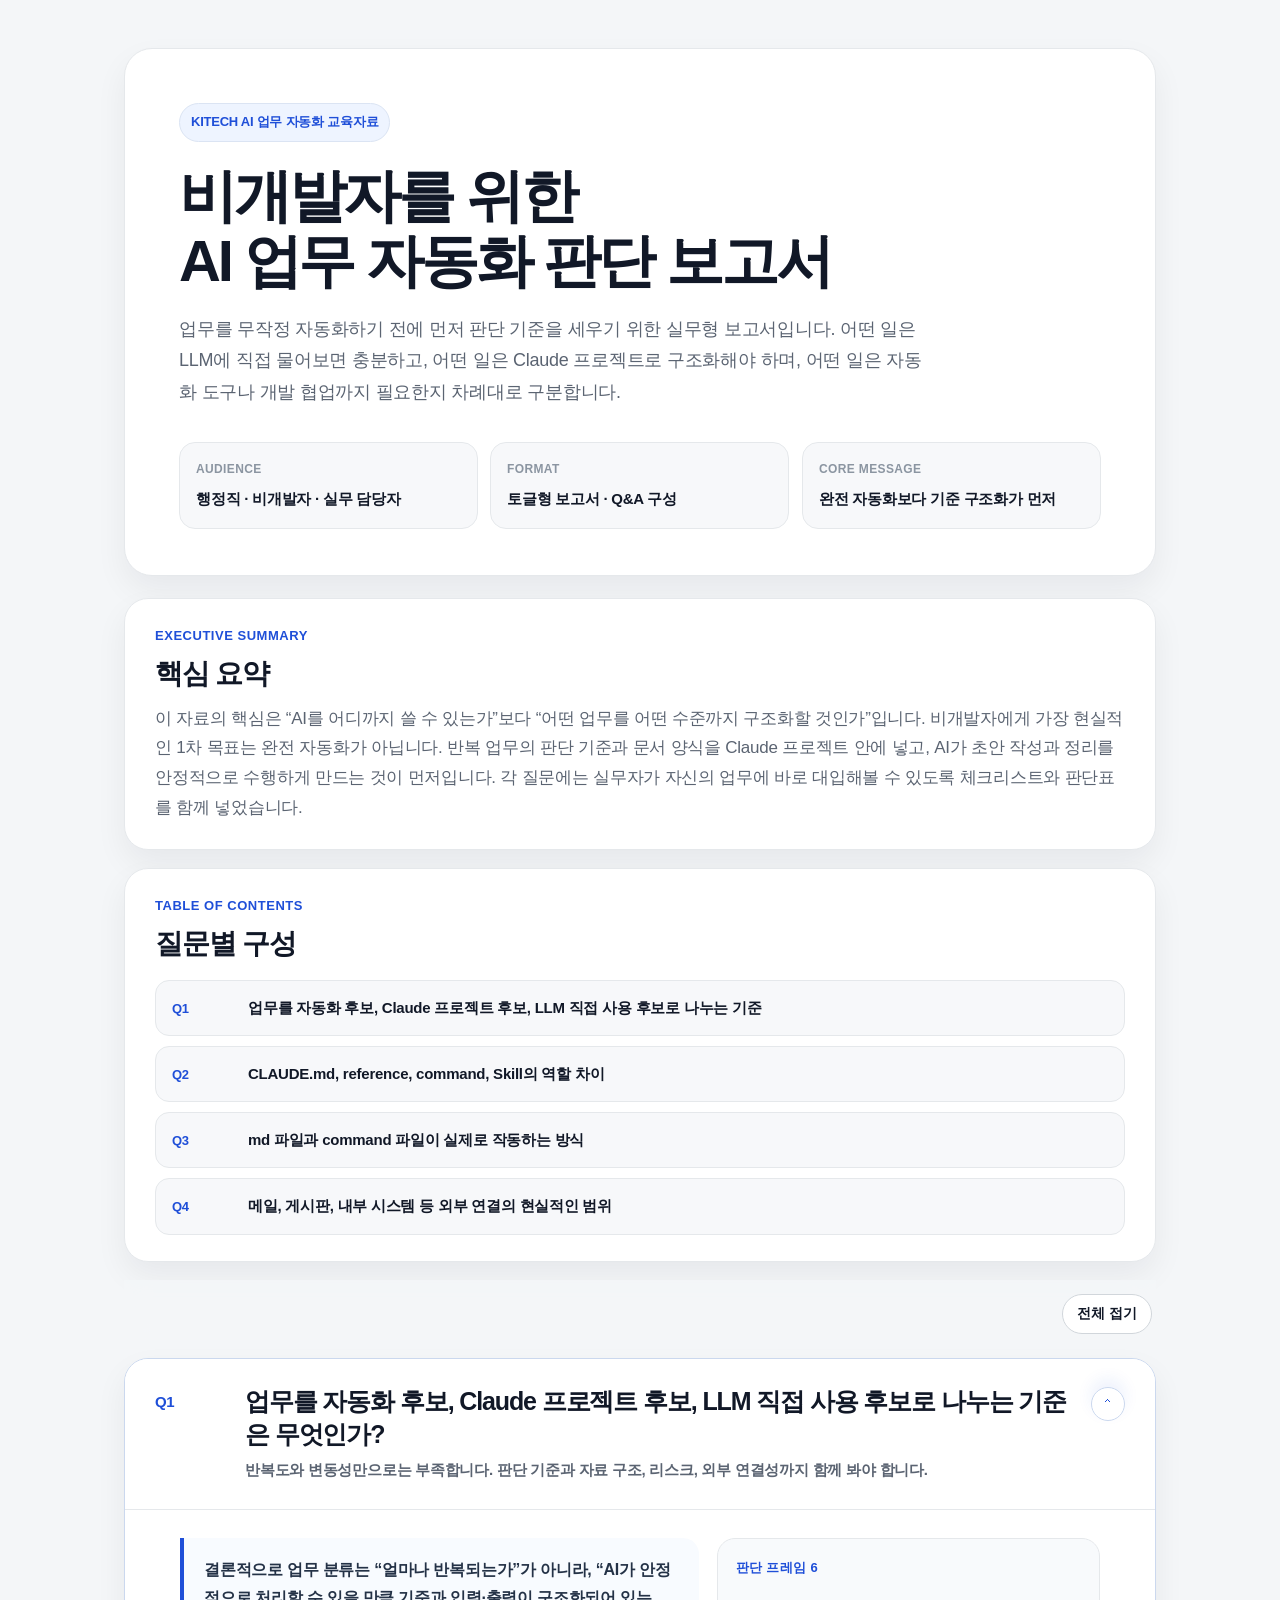
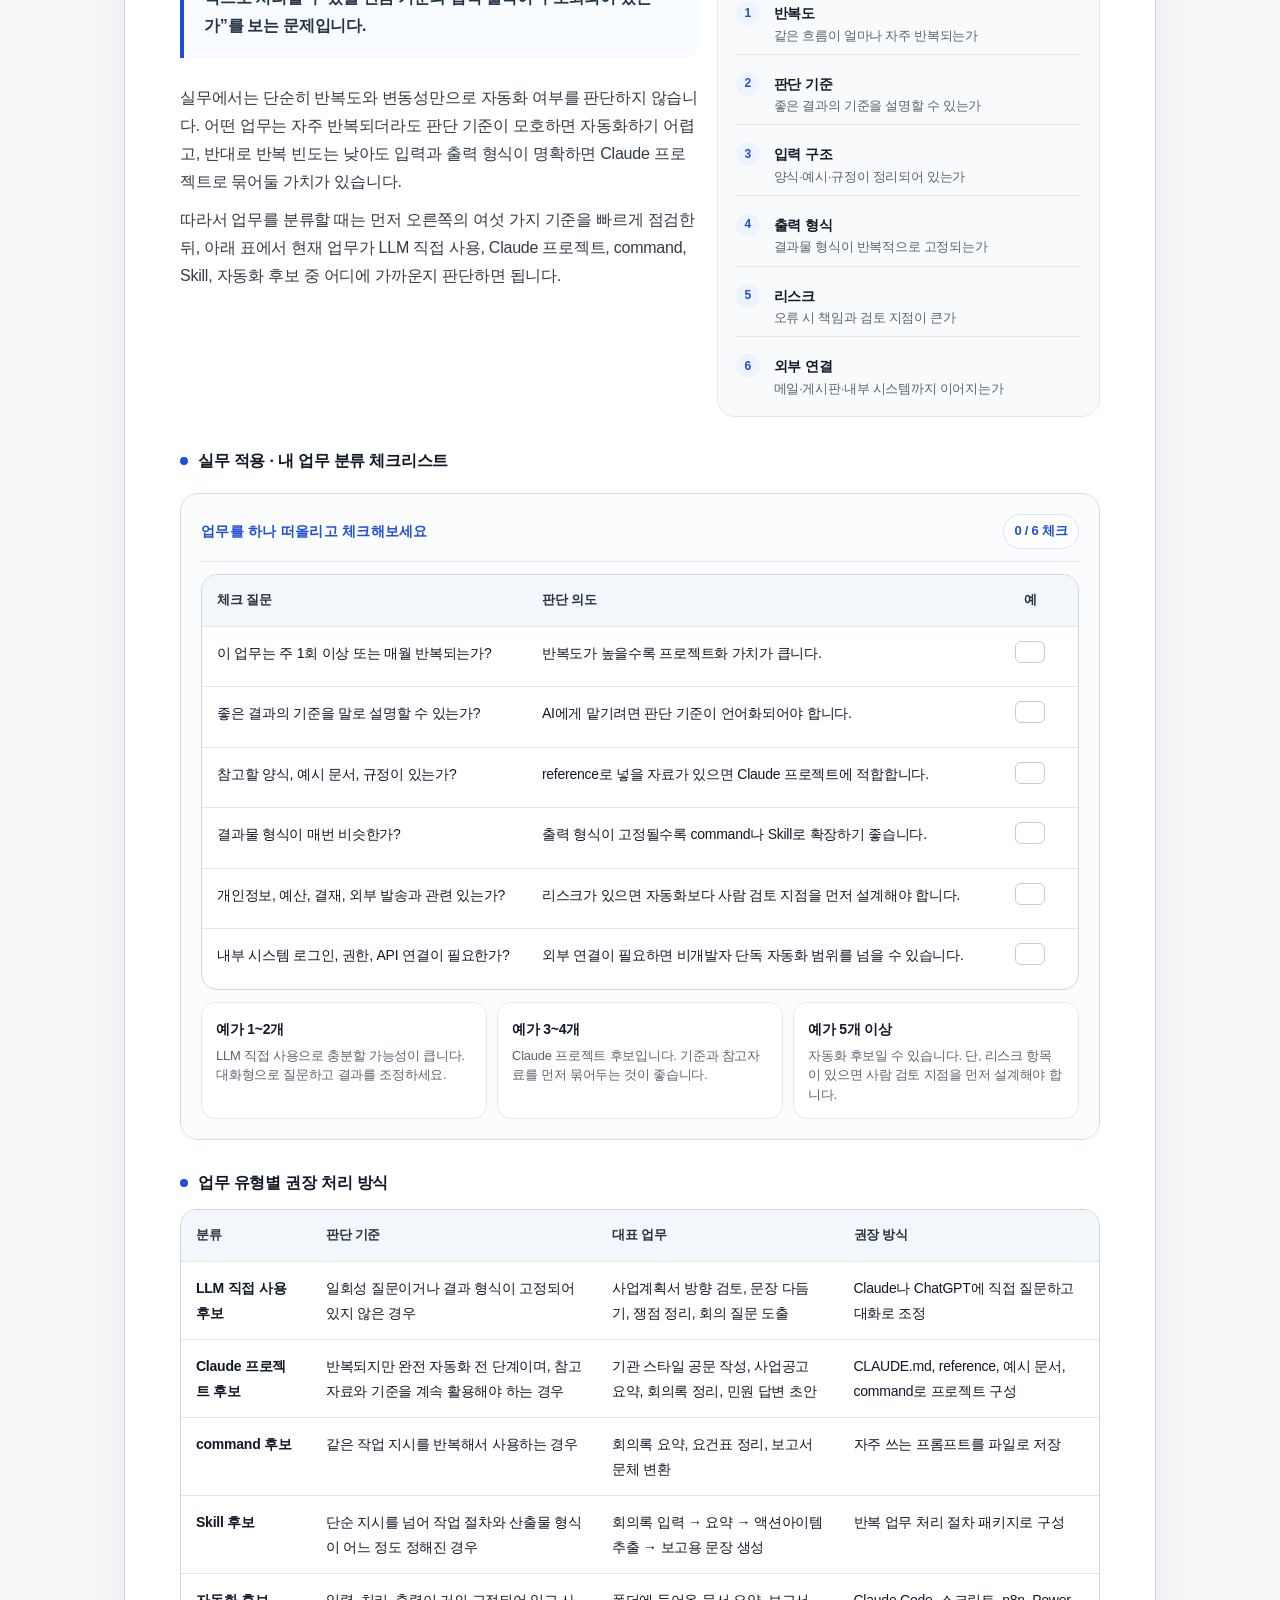
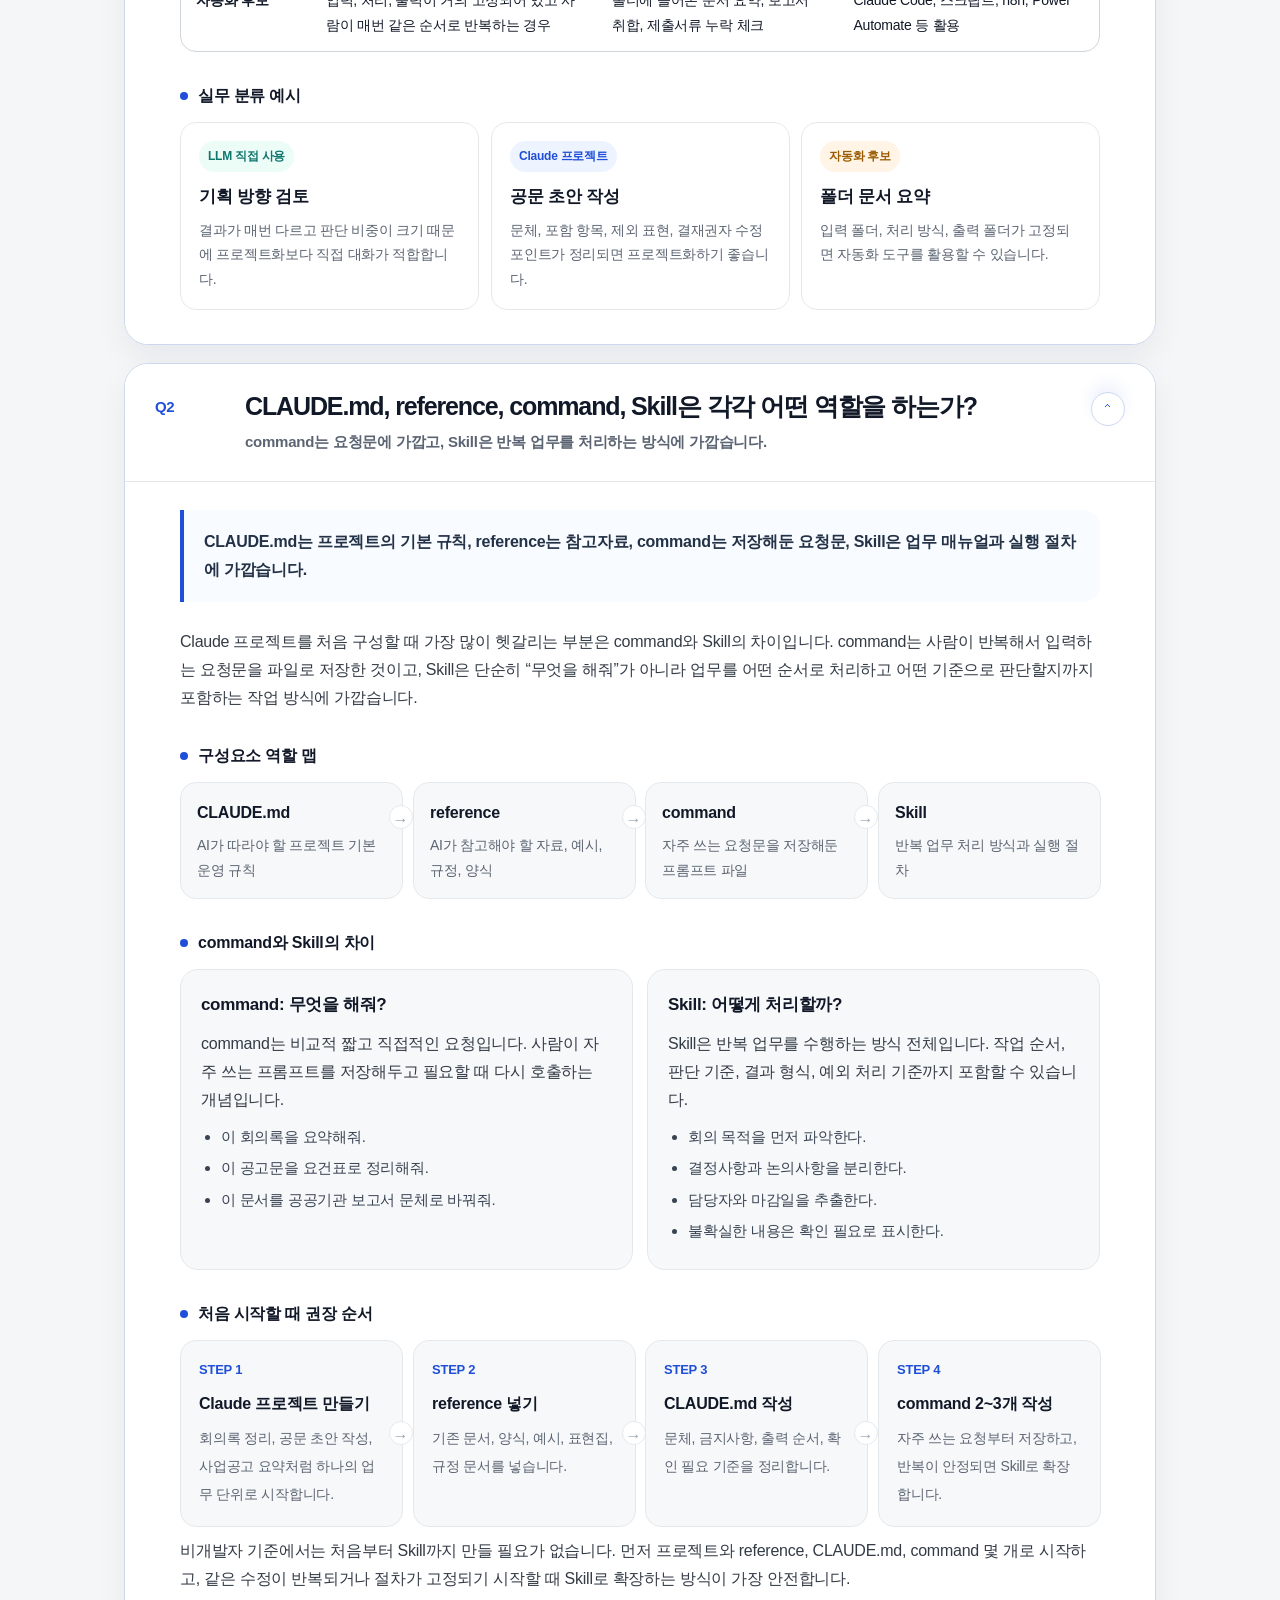
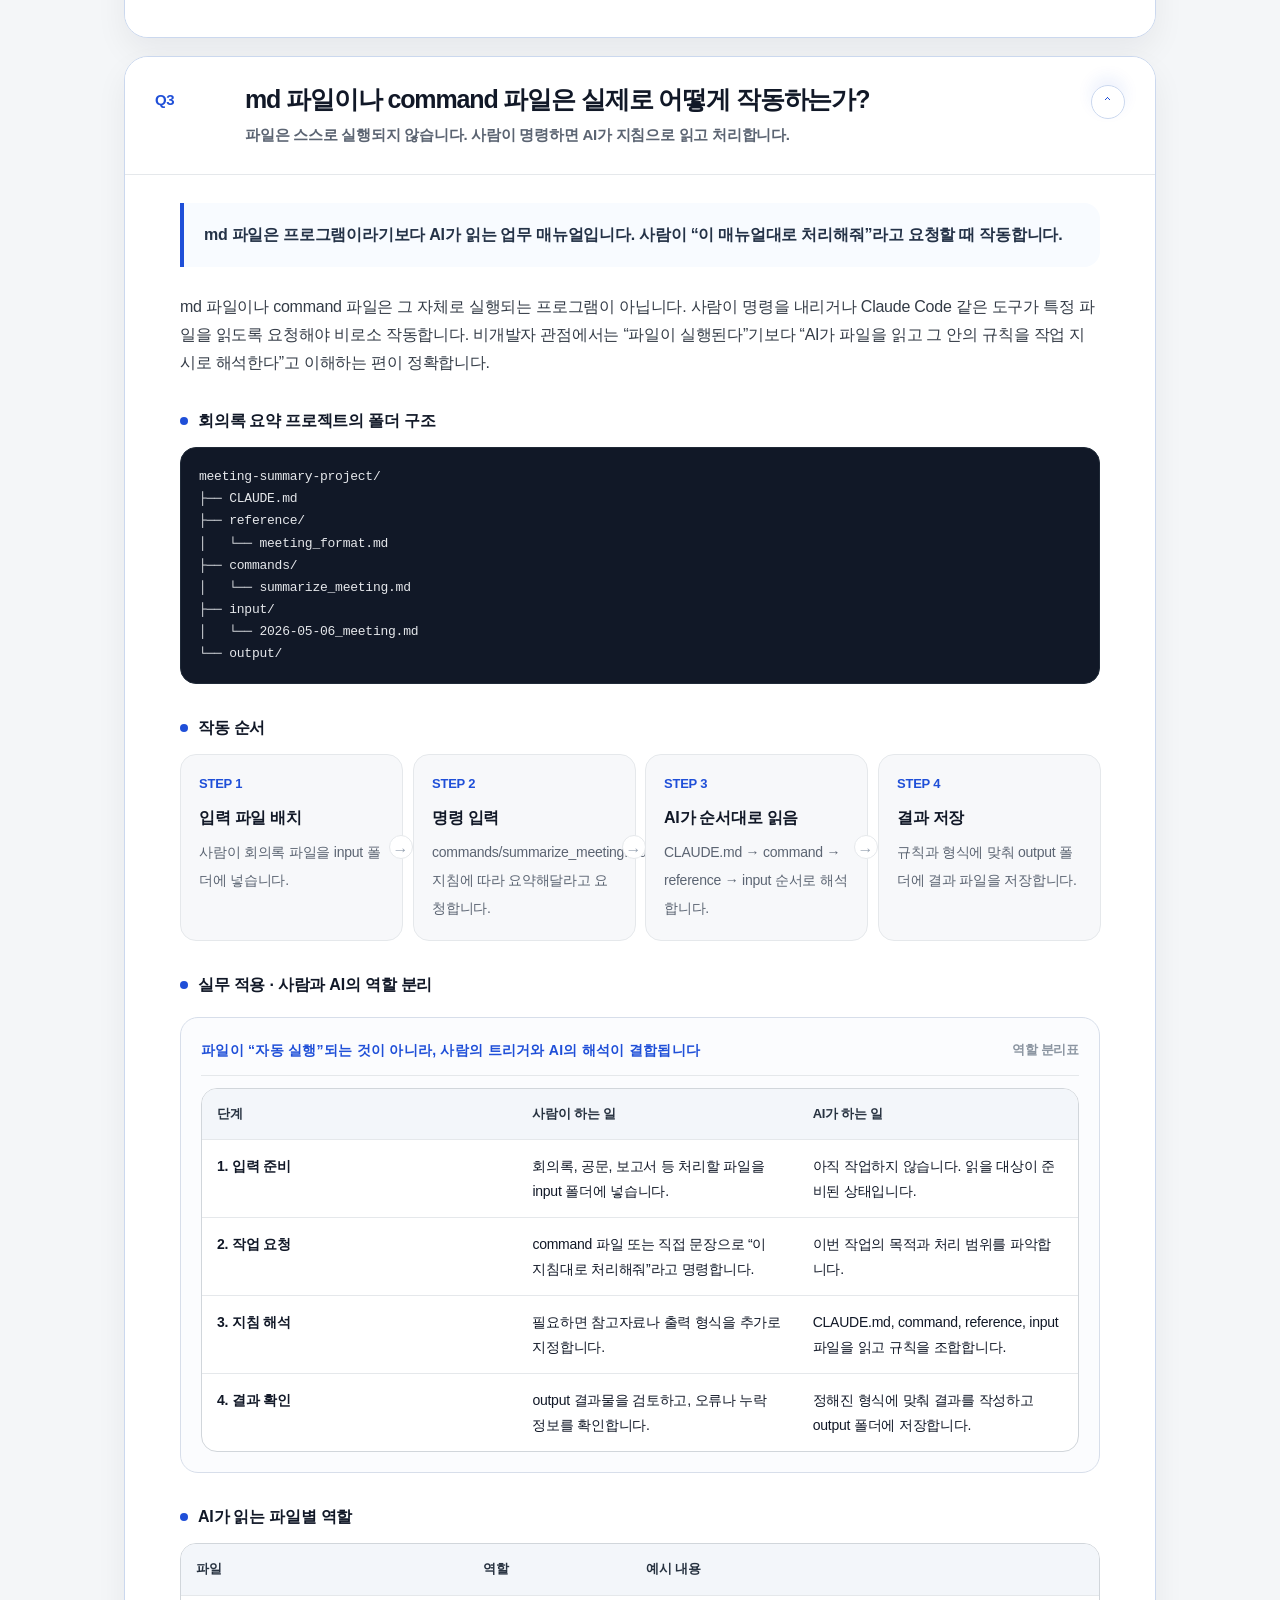
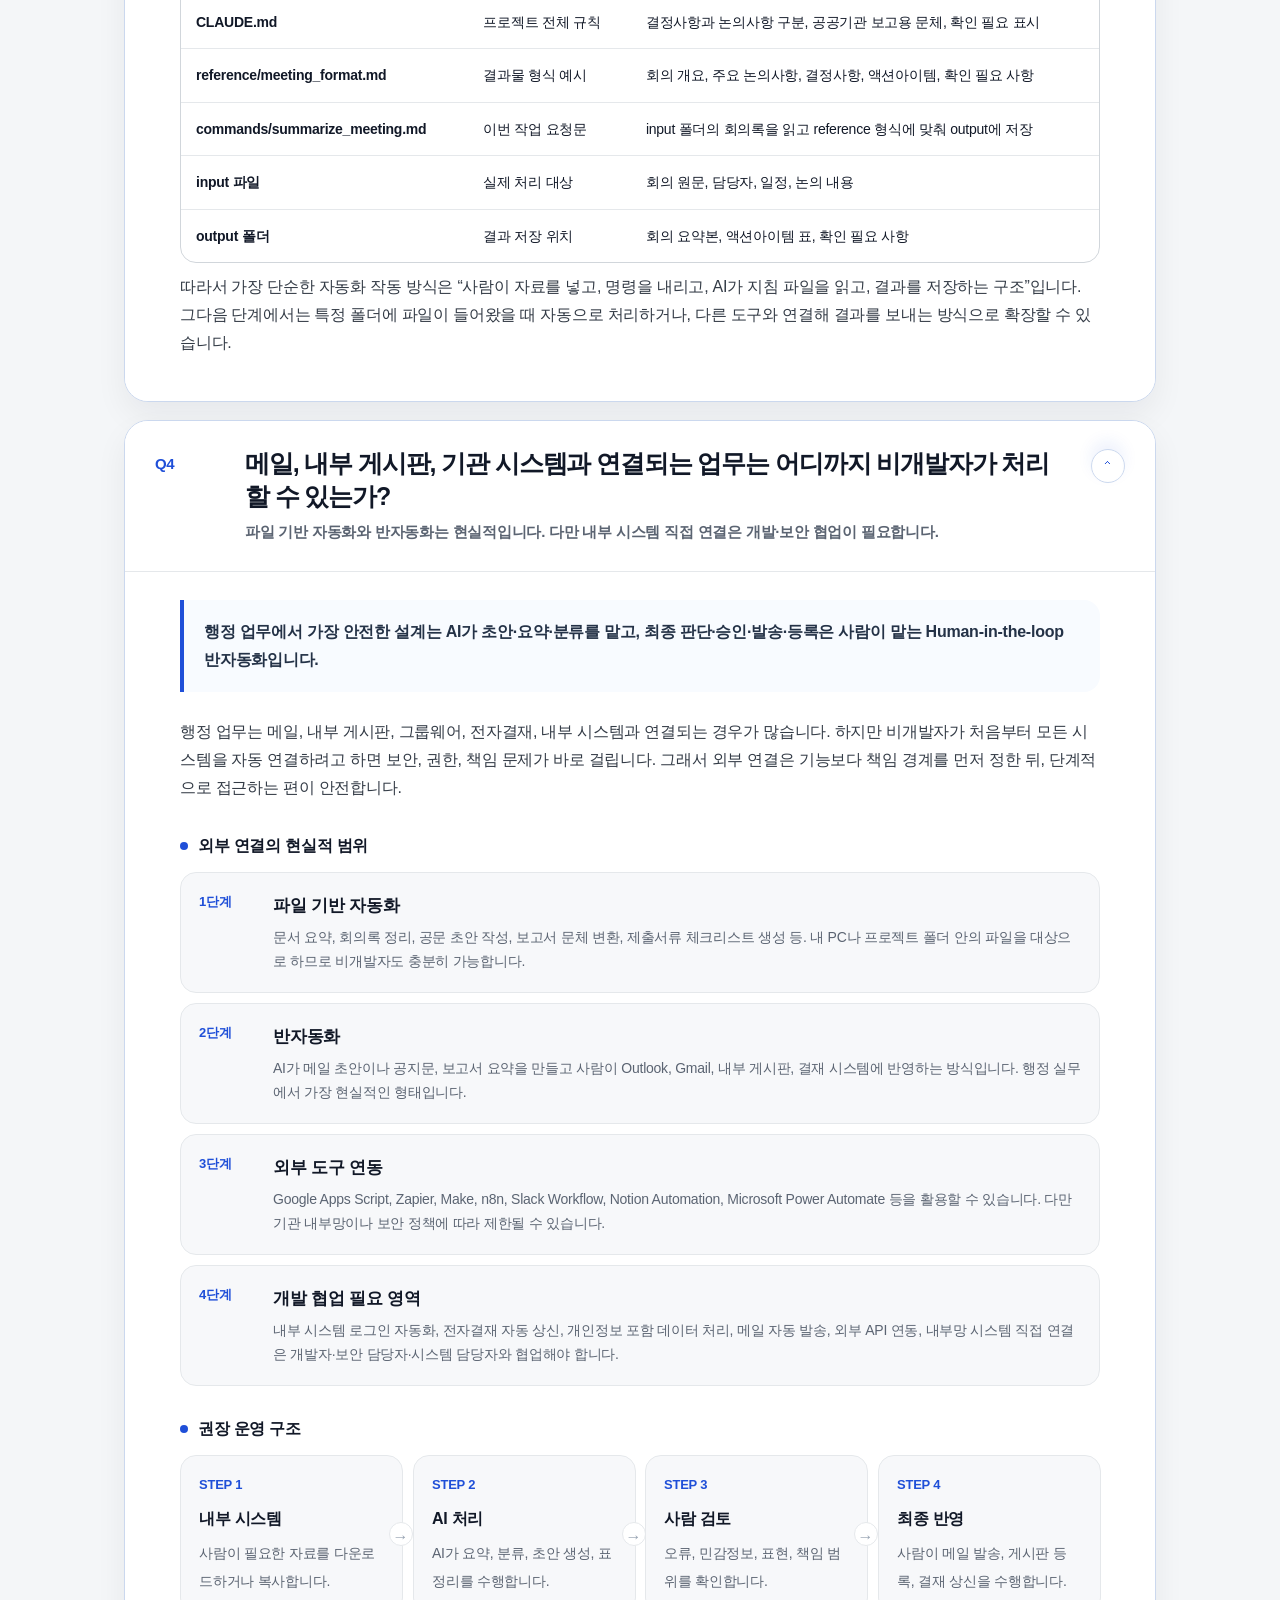
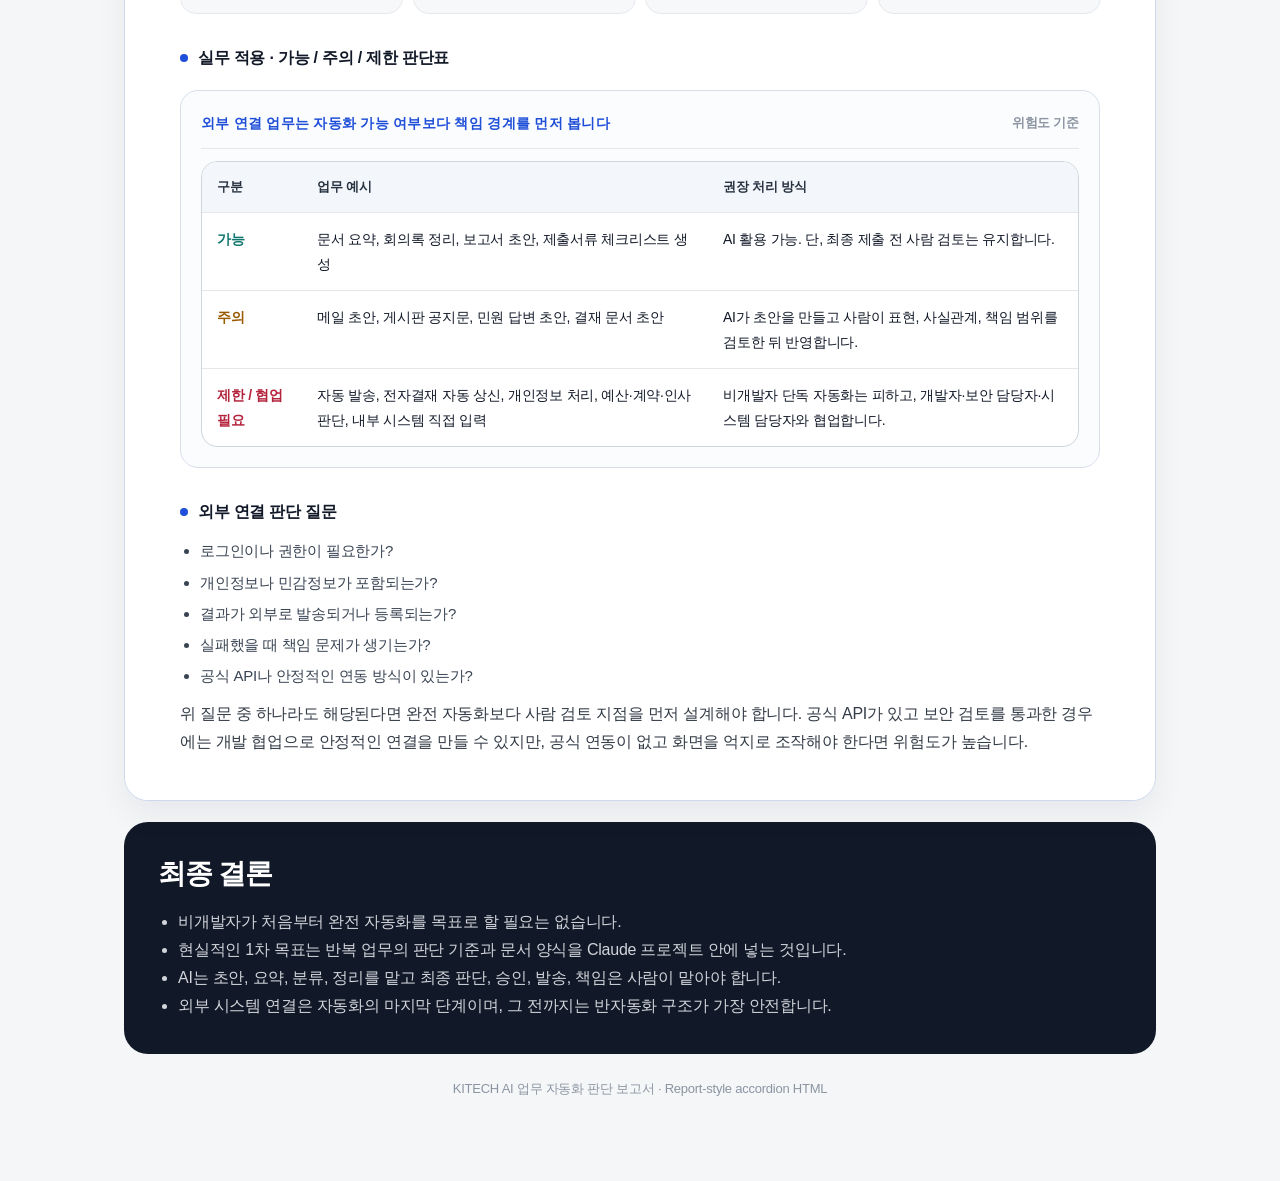
<file: qa-report.html>
<!DOCTYPE html>
<html lang="ko">
<head>
  <meta charset="UTF-8" />
  <meta name="viewport" content="width=device-width, initial-scale=1.0" />
  <title>KITECH AI 업무 자동화 판단 보고서</title>
  <style>
    :root {
      --bg: #f4f6f8;
      --paper: #ffffff;
      --ink: #111827;
      --muted: #5b6472;
      --subtle: #8b95a1;
      --line: #e5e8eb;
      --line-dark: #d1d6db;
      --blue: #1f4fd8;
      --blue-soft: #eef4ff;
      --gray: #f7f8fa;
      --gray-2: #f1f3f5;
      --green: #0f766e;
      --orange: #9a5b00;
      --orange-soft: #fff4e5;
      --red: #b4233c;
      --radius: 18px;
      --shadow: 0 14px 32px rgba(17, 24, 39, 0.06);
      --max: 1080px;
    }

    * { box-sizing: border-box; }
    html { scroll-behavior: smooth; }
    body {
      margin: 0;
      background: var(--bg);
      color: var(--ink);
      font-family: -apple-system, BlinkMacSystemFont, "Apple SD Gothic Neo", "Pretendard", "Noto Sans KR", "Segoe UI", sans-serif;
      line-height: 1.75;
      letter-spacing: -0.015em;
    }

    @keyframes fadeUpIn {
      from {
        opacity: 0;
        transform: translateY(16px);
      }
      to {
        opacity: 1;
        transform: translateY(0);
      }
    }

    @keyframes softPulse {
      0%, 100% {
        box-shadow: 0 0 0 0 rgba(31, 79, 216, 0);
      }
      50% {
        box-shadow: 0 0 0 8px rgba(31, 79, 216, 0.06);
      }
    }

    .page {
      max-width: var(--max);
      margin: 0 auto;
      padding: 48px 24px 80px;
    }

    .cover {
      background: var(--paper);
      border: 1px solid var(--line);
      border-radius: 28px;
      padding: 54px 54px 46px;
      box-shadow: var(--shadow);
      margin-bottom: 22px;
    }

    .doc-label {
      display: inline-flex;
      align-items: center;
      gap: 8px;
      padding: 7px 11px;
      border: 1px solid #dbe4f3;
      background: var(--blue-soft);
      color: var(--blue);
      border-radius: 999px;
      font-size: 13px;
      font-weight: 800;
      margin-bottom: 22px;
    }

    h1 {
      margin: 0;
      font-size: clamp(34px, 5vw, 58px);
      line-height: 1.12;
      letter-spacing: -0.055em;
      font-weight: 850;
    }

    .cover-desc {
      max-width: 760px;
      margin: 20px 0 0;
      font-size: 18px;
      color: var(--muted);
    }

    .meta-row {
      display: grid;
      grid-template-columns: repeat(3, 1fr);
      gap: 12px;
      margin-top: 34px;
    }

    .meta-card {
      border: 1px solid var(--line);
      background: var(--gray);
      border-radius: 16px;
      padding: 16px;
    }

    .meta-title {
      font-size: 12px;
      color: var(--subtle);
      font-weight: 800;
      text-transform: uppercase;
      letter-spacing: 0.03em;
      margin-bottom: 6px;
    }

    .meta-value {
      font-size: 15px;
      font-weight: 750;
      color: var(--ink);
    }

    .report-box {
      background: var(--paper);
      border: 1px solid var(--line);
      border-radius: 24px;
      padding: 30px;
      box-shadow: var(--shadow);
      margin-bottom: 18px;
    }

    .report-box.compact {
      padding: 26px 30px;
    }

    .section-kicker {
      color: var(--blue);
      font-size: 13px;
      font-weight: 850;
      text-transform: uppercase;
      letter-spacing: 0.04em;
      margin-bottom: 8px;
    }

    h2 {
      margin: 0 0 12px;
      font-size: 28px;
      line-height: 1.28;
      letter-spacing: -0.04em;
    }

    h3 {
      margin: 28px 0 10px;
      font-size: 21px;
      line-height: 1.35;
      letter-spacing: -0.035em;
    }

    h4 {
      margin: 20px 0 8px;
      font-size: 17px;
      letter-spacing: -0.02em;
    }

    p {
      margin: 10px 0;
      color: #333b46;
      font-size: 16px;
    }

    .lead {
      font-size: 17px;
      color: var(--muted);
      margin: 0;
    }

    .toc {
      display: grid;
      gap: 10px;
      margin-top: 18px;
    }

    .toc a {
      color: inherit;
      text-decoration: none;
      border: 1px solid var(--line);
      background: var(--gray);
      border-radius: 14px;
      padding: 14px 16px;
      display: grid;
      grid-template-columns: 64px 1fr;
      gap: 12px;
      align-items: baseline;
      transition: 0.18s ease;
    }

    .toc a:hover {
      border-color: #cfd8e6;
      background: #f9fbff;
      transform: translateY(-1px);
    }

    .toc-num {
      color: var(--blue);
      font-weight: 850;
      font-size: 13px;
    }

    .toc-title {
      font-weight: 760;
      font-size: 15px;
    }

    .toolbar {
      position: sticky;
      top: 0;
      z-index: 20;
      backdrop-filter: blur(12px);
      background: rgba(244, 246, 248, 0.86);
      padding: 14px 0;
      margin: 0 0 10px;
    }

    .toolbar-inner {
      max-width: var(--max);
      margin: 0 auto;
      display: flex;
      justify-content: flex-end;
      gap: 10px;
      padding: 0 4px;
    }

    button {
      border: 1px solid var(--line-dark);
      background: #fff;
      border-radius: 999px;
      padding: 10px 14px;
      font-size: 14px;
      font-weight: 800;
      color: var(--ink);
      cursor: pointer;
      transition: 0.18s ease;
    }

    button:hover {
      border-color: #b9c6d8;
      box-shadow: 0 8px 18px rgba(17, 24, 39, 0.06);
    }

    details.report-qa {
      background: var(--paper);
      border: 1px solid var(--line);
      border-radius: 24px;
      box-shadow: var(--shadow);
      margin-bottom: 18px;
      overflow: hidden;
    }

    details.report-qa[open] {
      border-color: #cbd8ee;
      animation: softPulse 0.6s ease;
    }

    summary {
      list-style: none;
      cursor: pointer;
      padding: 26px 30px;
      display: grid;
      grid-template-columns: 72px 1fr auto;
      gap: 18px;
      align-items: start;
      background: #fff;
    }

    summary::-webkit-details-marker { display: none; }

    .q-no {
      font-size: 15px;
      color: var(--blue);
      font-weight: 900;
      letter-spacing: -0.02em;
      padding-top: 4px;
    }

    .q-title {
      font-size: 25px;
      line-height: 1.32;
      font-weight: 850;
      letter-spacing: -0.045em;
    }

    .q-sub {
      margin-top: 6px;
      color: var(--muted);
      font-size: 15px;
      font-weight: 650;
    }

    .toggle-mark {
      display: inline-flex;
      align-items: center;
      justify-content: center;
      width: 34px;
      height: 34px;
      margin-top: 2px;
      border: 1px solid var(--line);
      border-radius: 999px;
      background: #fff;
      color: #7b8797;
      font-size: 16px;
      line-height: 1;
      transition: transform 0.2s ease, border-color 0.2s ease, color 0.2s ease, box-shadow 0.2s ease;
    }

    details.report-qa[open] .toggle-mark {
      transform: rotate(180deg);
      border-color: #cbd8ee;
      color: var(--blue);
      box-shadow: 0 8px 16px rgba(31, 79, 216, 0.08);
    }

    summary:hover .toggle-mark {
      border-color: #cbd8ee;
      color: var(--blue);
    }

    .answer {
      border-top: 1px solid var(--line);
      padding: 28px 30px 34px;
      background: #fff;
    }

    details.report-qa[open] .answer-inner {
      animation: fadeUpIn 0.32s ease;
    }

    .answer-inner {
      max-width: 920px;
      margin: 0 auto;
    }

    .summary-callout {
      border-left: 4px solid var(--blue);
      background: #f8fbff;
      padding: 18px 20px;
      border-radius: 0 16px 16px 0;
      margin: 0 0 26px;
    }

    .summary-callout p {
      margin: 0;
      color: #243247;
      font-weight: 650;
    }

    .visual-title {
      margin: 30px 0 12px;
      display: flex;
      align-items: center;
      gap: 10px;
      color: var(--ink);
      font-size: 16px;
      font-weight: 850;
    }

    .visual-title::before {
      content: "";
      width: 8px;
      height: 8px;
      border-radius: 999px;
      background: var(--blue);
      display: inline-block;
    }

    .grid-2, .grid-3 {
      display: grid;
      gap: 12px;
    }

    .grid-2 { grid-template-columns: repeat(2, minmax(0, 1fr)); }
    .grid-3 { grid-template-columns: repeat(3, minmax(0, 1fr)); }

    .factor-card {
      border: 1px solid var(--line);
      background: var(--gray);
      border-radius: 16px;
      padding: 18px;
      min-height: 138px;
    }

    .factor-card .label {
      display: inline-flex;
      color: var(--blue);
      background: var(--blue-soft);
      border-radius: 999px;
      padding: 5px 9px;
      font-size: 12px;
      font-weight: 850;
      margin-bottom: 10px;
    }

    .factor-card strong {
      display: block;
      font-size: 17px;
      margin-bottom: 6px;
    }

    .factor-card p {
      margin: 0;
      font-size: 14px;
      color: var(--muted);
    }

    .q1-intro-grid {
      display: grid;
      grid-template-columns: 1.15fr 0.85fr;
      gap: 18px;
      align-items: stretch;
      margin: 0 0 26px;
    }

    .criteria-panel {
      border: 1px solid var(--line);
      background: #f8fafc;
      border-radius: 18px;
      padding: 18px;
    }

    .criteria-panel-title {
      color: var(--blue);
      font-size: 13px;
      font-weight: 900;
      letter-spacing: 0.03em;
      margin-bottom: 12px;
    }

    .criteria-mini-list {
      display: grid;
      gap: 8px;
    }

    .criteria-mini {
      display: grid;
      grid-template-columns: 28px 1fr;
      gap: 10px;
      align-items: start;
      padding: 9px 0;
      border-bottom: 1px solid var(--line);
    }

    .criteria-mini:last-child {
      border-bottom: none;
      padding-bottom: 0;
    }

    .criteria-mini-no {
      width: 24px;
      height: 24px;
      border-radius: 999px;
      background: var(--blue-soft);
      color: var(--blue);
      display: grid;
      place-items: center;
      font-size: 12px;
      font-weight: 900;
    }

    .criteria-mini strong {
      display: block;
      font-size: 14px;
      margin-bottom: 1px;
    }

    .criteria-mini span {
      display: block;
      color: var(--muted);
      font-size: 12.5px;
      line-height: 1.45;
    }

    .table-wrap {
      overflow-x: auto;
      border: 1px solid var(--line-dark);
      border-radius: 16px;
      background: #fff;
    }

    table {
      width: 100%;
      min-width: 760px;
      border-collapse: collapse;
      font-size: 14px;
    }

    th, td {
      padding: 14px 15px;
      border-bottom: 1px solid var(--line);
      text-align: left;
      vertical-align: top;
    }

    th {
      background: #f3f6fa;
      color: #273240;
      font-size: 13px;
      font-weight: 850;
    }

    tr:last-child td { border-bottom: none; }

    .type-card {
      border: 1px solid var(--line);
      border-radius: 16px;
      background: #fff;
      padding: 18px;
    }

    .type-card .type {
      display: inline-flex;
      padding: 5px 9px;
      border-radius: 999px;
      font-size: 12px;
      font-weight: 850;
      margin-bottom: 10px;
    }

    .type-card.llm .type { color: var(--green); background: #ecfdf7; }
    .type-card.project .type { color: var(--blue); background: var(--blue-soft); }
    .type-card.auto .type { color: var(--orange); background: var(--orange-soft); }

    .type-card strong {
      display: block;
      font-size: 17px;
      margin-bottom: 6px;
    }

    .type-card p {
      margin: 0;
      font-size: 14px;
      color: var(--muted);
    }

    .component-row {
      display: grid;
      grid-template-columns: 1fr 1fr 1fr 1fr;
      gap: 10px;
    }

    .component {
      border: 1px solid var(--line);
      background: var(--gray);
      border-radius: 16px;
      padding: 16px;
      position: relative;
    }

    .component:not(:last-child)::after {
      content: "→";
      position: absolute;
      right: -11px;
      top: 22px;
      color: #98a4b3;
      background: var(--paper);
      border: 1px solid var(--line);
      border-radius: 999px;
      width: 22px;
      height: 22px;
      display: grid;
      place-items: center;
      font-weight: 900;
      z-index: 2;
    }

    .component .name {
      font-weight: 850;
      font-size: 16px;
      margin-bottom: 6px;
    }

    .component .role {
      font-size: 14px;
      color: var(--muted);
    }

    .compare {
      display: grid;
      grid-template-columns: 1fr 1fr;
      gap: 14px;
    }

    .compare-box {
      border: 1px solid var(--line);
      border-radius: 18px;
      padding: 20px;
      background: var(--gray);
    }

    .compare-box h4 { margin-top: 0; }
    .compare-box ul, .report-list {
      margin: 8px 0 0;
      padding-left: 20px;
      color: #394453;
    }

    .compare-box li, .report-list li {
      margin: 5px 0;
      color: #394453;
      font-size: 15px;
    }

    .flow {
      display: grid;
      grid-template-columns: repeat(4, minmax(0, 1fr));
      gap: 10px;
    }

    .flow-step {
      border: 1px solid var(--line);
      background: var(--gray);
      border-radius: 16px;
      padding: 18px;
      min-height: 138px;
      position: relative;
    }

    .flow-step:not(:last-child)::after {
      content: "→";
      position: absolute;
      right: -11px;
      top: 50%;
      transform: translateY(-50%);
      color: #98a4b3;
      background: #fff;
      border: 1px solid var(--line);
      width: 22px;
      height: 22px;
      display: grid;
      place-items: center;
      border-radius: 999px;
      font-weight: 900;
      z-index: 2;
    }

    .step-num {
      color: var(--blue);
      font-weight: 900;
      font-size: 13px;
      margin-bottom: 8px;
    }

    .flow-step strong {
      display: block;
      font-size: 16px;
      margin-bottom: 6px;
    }

    .flow-step span {
      color: var(--muted);
      font-size: 14px;
    }

    .code-block {
      background: #111827;
      color: #e5e7eb;
      border-radius: 16px;
      padding: 18px;
      overflow-x: auto;
      font-family: ui-monospace, SFMono-Regular, Menlo, Monaco, Consolas, monospace;
      font-size: 13px;
      line-height: 1.7;
      white-space: pre;
      border: 1px solid #1f2937;
    }


    .practice-box {
      border: 1px solid #d7deea;
      background: #fbfcfe;
      border-radius: 18px;
      padding: 20px;
      margin: 18px 0 8px;
    }

    .practice-head {
      display: flex;
      align-items: center;
      justify-content: space-between;
      gap: 12px;
      margin-bottom: 12px;
      padding-bottom: 12px;
      border-bottom: 1px solid var(--line);
    }

    .practice-title {
      color: var(--blue);
      font-size: 14px;
      font-weight: 900;
      letter-spacing: 0.02em;
    }

    .practice-caption {
      color: var(--subtle);
      font-size: 13px;
      font-weight: 700;
    }

    .practice-caption.count-badge {
      display: inline-flex;
      align-items: center;
      justify-content: center;
      min-width: 76px;
      padding: 5px 10px;
      border-radius: 999px;
      border: 1px solid #d8e3f5;
      background: #fff;
      color: var(--blue);
      transition: border-color 0.18s ease, background 0.18s ease, color 0.18s ease;
    }

    .practice-caption.count-badge.active {
      border-color: #bfd2f3;
      background: var(--blue-soft);
      color: #1744ba;
    }

    .check-table td:last-child,
    .check-table th:last-child {
      width: 96px;
      text-align: center;
    }

    .empty-check {
      display: inline-grid;
      place-items: center;
      width: 22px;
      height: 22px;
      border: 1.5px solid #c5ccd6;
      border-radius: 6px;
      background: #fff;
      color: transparent;
      cursor: pointer;
      user-select: none;
      transition: border-color 0.18s ease, background 0.18s ease, color 0.18s ease, box-shadow 0.18s ease, transform 0.18s ease;
    }

    .empty-check:hover {
      border-color: #9eb3d9;
      box-shadow: 0 4px 10px rgba(31, 79, 216, 0.08);
      transform: translateY(-1px);
    }

    .empty-check.checked {
      border-color: var(--blue);
      background: var(--blue);
      color: #ffffff;
      box-shadow: 0 6px 14px rgba(31, 79, 216, 0.16);
    }

    .interpretation {
      display: grid;
      grid-template-columns: repeat(3, minmax(0, 1fr));
      gap: 10px;
      margin-top: 12px;
    }

    .interpret-card {
      border: 1px solid var(--line);
      border-radius: 14px;
      padding: 14px;
      background: #fff;
    }

    .interpret-card strong {
      display: block;
      font-size: 14px;
      margin-bottom: 4px;
    }

    .interpret-card span {
      display: block;
      color: var(--muted);
      font-size: 13px;
      line-height: 1.5;
    }

    .role-table td:nth-child(2),
    .role-table td:nth-child(3) {
      width: 32%;
    }

    .level-possible {
      color: var(--green);
      font-weight: 850;
    }

    .level-caution {
      color: var(--orange);
      font-weight: 850;
    }

    .level-limit {
      color: var(--red);
      font-weight: 850;
    }

    .boundary-list {
      display: grid;
      gap: 10px;
    }

    .boundary-item {
      display: grid;
      grid-template-columns: 60px 1fr;
      gap: 14px;
      border: 1px solid var(--line);
      background: var(--gray);
      border-radius: 16px;
      padding: 18px;
    }

    .boundary-item .level {
      color: var(--blue);
      font-weight: 900;
      font-size: 13px;
    }

    .boundary-item strong {
      display: block;
      font-size: 17px;
      margin-bottom: 4px;
    }

    .boundary-item p {
      margin: 0;
      color: var(--muted);
      font-size: 14px;
    }

    .final {
      background: #111827;
      color: #fff;
      border-radius: 24px;
      padding: 34px;
      margin-top: 22px;
    }

    .final h2 {
      color: #fff;
      margin-bottom: 16px;
    }

    .final p, .final li {
      color: #d1d5db;
    }

    .final ul {
      margin: 0;
      padding-left: 20px;
    }

    .reveal-on-scroll {
      opacity: 0;
      transform: translateY(16px);
      transition: opacity 0.45s ease, transform 0.45s ease;
      will-change: opacity, transform;
    }

    .reveal-on-scroll.is-visible {
      opacity: 1;
      transform: translateY(0);
    }

    .footer {
      margin-top: 24px;
      color: var(--subtle);
      font-size: 13px;
      text-align: center;
    }

    @media (max-width: 980px) {
      .meta-row, .grid-3, .component-row, .flow { grid-template-columns: repeat(2, 1fr); }
      .component:not(:last-child)::after, .flow-step:not(:last-child)::after { display: none; }
    }

    @media (max-width: 720px) {
      .page { padding: 22px 14px 60px; }
      .cover { padding: 30px 22px; }
      .report-box { padding: 22px; }
      summary { grid-template-columns: 1fr; padding: 22px; gap: 8px; }
      .q-no { padding-top: 0; }
      .q-title { font-size: 21px; }
      .toggle-mark { display: none; }
      .answer { padding: 22px; }
      .meta-row, .grid-2, .grid-3, .component-row, .compare, .flow, .q1-intro-grid, .interpretation { grid-template-columns: 1fr; }
      .boundary-item { grid-template-columns: 1fr; }
    }

    @media print {
      body { background: #fff; }
      .toolbar { display: none; }
      .page { max-width: none; padding: 0; }
      .cover, .report-box, details.report-qa { box-shadow: none; border-radius: 0; page-break-inside: avoid; }
      details.report-qa { display: block; }
      details.report-qa:not([open]) .answer { display: block; }
    }
  </style>
</head>
<body>
  <div class="page">
    <section class="cover">
      <div class="doc-label">KITECH AI 업무 자동화 교육자료</div>
      <h1>비개발자를 위한<br>AI 업무 자동화 판단 보고서</h1>
      <p class="cover-desc">
        업무를 무작정 자동화하기 전에 먼저 판단 기준을 세우기 위한 실무형 보고서입니다.
        어떤 일은 LLM에 직접 물어보면 충분하고, 어떤 일은 Claude 프로젝트로 구조화해야 하며, 어떤 일은 자동화 도구나 개발 협업까지 필요한지 차례대로 구분합니다.
      </p>
      <div class="meta-row">
        <div class="meta-card">
          <div class="meta-title">Audience</div>
          <div class="meta-value">행정직 · 비개발자 · 실무 담당자</div>
        </div>
        <div class="meta-card">
          <div class="meta-title">Format</div>
          <div class="meta-value">토글형 보고서 · Q&A 구성</div>
        </div>
        <div class="meta-card">
          <div class="meta-title">Core Message</div>
          <div class="meta-value">완전 자동화보다 기준 구조화가 먼저</div>
        </div>
      </div>
    </section>

    <section class="report-box compact">
      <div class="section-kicker">Executive Summary</div>
      <h2>핵심 요약</h2>
      <p class="lead">
        이 자료의 핵심은 “AI를 어디까지 쓸 수 있는가”보다 “어떤 업무를 어떤 수준까지 구조화할 것인가”입니다.
        비개발자에게 가장 현실적인 1차 목표는 완전 자동화가 아닙니다. 반복 업무의 판단 기준과 문서 양식을 Claude 프로젝트 안에 넣고, AI가 초안 작성과 정리를 안정적으로 수행하게 만드는 것이 먼저입니다.
        각 질문에는 실무자가 자신의 업무에 바로 대입해볼 수 있도록 체크리스트와 판단표를 함께 넣었습니다.
      </p>
    </section>

    <section class="report-box compact">
      <div class="section-kicker">Table of Contents</div>
      <h2>질문별 구성</h2>
      <div class="toc">
        <a href="#q1"><span class="toc-num">Q1</span><span class="toc-title">업무를 자동화 후보, Claude 프로젝트 후보, LLM 직접 사용 후보로 나누는 기준</span></a>
        <a href="#q2"><span class="toc-num">Q2</span><span class="toc-title">CLAUDE.md, reference, command, Skill의 역할 차이</span></a>
        <a href="#q3"><span class="toc-num">Q3</span><span class="toc-title">md 파일과 command 파일이 실제로 작동하는 방식</span></a>
        <a href="#q4"><span class="toc-num">Q4</span><span class="toc-title">메일, 게시판, 내부 시스템 등 외부 연결의 현실적인 범위</span></a>
      </div>
    </section>

    <div class="toolbar">
      <div class="toolbar-inner">
        <button id="toggleAll" type="button" aria-pressed="false">전체 펼치기</button>
      </div>
    </div>

    <details class="report-qa" id="q1" open>
      <summary>
        <div class="q-no">Q1</div>
        <div>
          <div class="q-title">업무를 자동화 후보, Claude 프로젝트 후보, LLM 직접 사용 후보로 나누는 기준은 무엇인가?</div>
          <div class="q-sub">반복도와 변동성만으로는 부족합니다. 판단 기준과 자료 구조, 리스크, 외부 연결성까지 함께 봐야 합니다.</div>
        </div>
        <div class="toggle-mark" aria-hidden="true">⌄</div>
      </summary>
      <div class="answer">
        <div class="answer-inner">
          <div class="q1-intro-grid">
            <div>
              <div class="summary-callout">
                <p>결론적으로 업무 분류는 “얼마나 반복되는가”가 아니라, “AI가 안정적으로 처리할 수 있을 만큼 기준과 입력·출력이 구조화되어 있는가”를 보는 문제입니다.</p>
              </div>

              <p>실무에서는 단순히 반복도와 변동성만으로 자동화 여부를 판단하지 않습니다. 어떤 업무는 자주 반복되더라도 판단 기준이 모호하면 자동화하기 어렵고, 반대로 반복 빈도는 낮아도 입력과 출력 형식이 명확하면 Claude 프로젝트로 묶어둘 가치가 있습니다.</p>
              <p>따라서 업무를 분류할 때는 먼저 오른쪽의 여섯 가지 기준을 빠르게 점검한 뒤, 아래 표에서 현재 업무가 LLM 직접 사용, Claude 프로젝트, command, Skill, 자동화 후보 중 어디에 가까운지 판단하면 됩니다.</p>
            </div>

            <aside class="criteria-panel">
              <div class="criteria-panel-title">판단 프레임 6</div>
              <div class="criteria-mini-list">
                <div class="criteria-mini"><div class="criteria-mini-no">1</div><div><strong>반복도</strong><span>같은 흐름이 얼마나 자주 반복되는가</span></div></div>
                <div class="criteria-mini"><div class="criteria-mini-no">2</div><div><strong>판단 기준</strong><span>좋은 결과의 기준을 설명할 수 있는가</span></div></div>
                <div class="criteria-mini"><div class="criteria-mini-no">3</div><div><strong>입력 구조</strong><span>양식·예시·규정이 정리되어 있는가</span></div></div>
                <div class="criteria-mini"><div class="criteria-mini-no">4</div><div><strong>출력 형식</strong><span>결과물 형식이 반복적으로 고정되는가</span></div></div>
                <div class="criteria-mini"><div class="criteria-mini-no">5</div><div><strong>리스크</strong><span>오류 시 책임과 검토 지점이 큰가</span></div></div>
                <div class="criteria-mini"><div class="criteria-mini-no">6</div><div><strong>외부 연결</strong><span>메일·게시판·내부 시스템까지 이어지는가</span></div></div>
              </div>
            </aside>
          </div>

          <div class="visual-title">실무 적용 · 내 업무 분류 체크리스트</div>
          <div class="practice-box">
            <div class="practice-head">
              <div class="practice-title">업무를 하나 떠올리고 체크해보세요</div>
              <div class="practice-caption count-badge" id="q1ChecklistCount">0 / 6 체크</div>
            </div>
            <div class="table-wrap">
              <table class="check-table">
                <thead>
                  <tr>
                    <th>체크 질문</th>
                    <th>판단 의도</th>
                    <th>예</th>
                  </tr>
                </thead>
                <tbody>
                  <tr>
                    <td>이 업무는 주 1회 이상 또는 매월 반복되는가?</td>
                    <td>반복도가 높을수록 프로젝트화 가치가 큽니다.</td>
                    <td><button type="button" class="empty-check" aria-pressed="false" aria-label="체크">✓</button></td>
                  </tr>
                  <tr>
                    <td>좋은 결과의 기준을 말로 설명할 수 있는가?</td>
                    <td>AI에게 맡기려면 판단 기준이 언어화되어야 합니다.</td>
                    <td><button type="button" class="empty-check" aria-pressed="false" aria-label="체크">✓</button></td>
                  </tr>
                  <tr>
                    <td>참고할 양식, 예시 문서, 규정이 있는가?</td>
                    <td>reference로 넣을 자료가 있으면 Claude 프로젝트에 적합합니다.</td>
                    <td><button type="button" class="empty-check" aria-pressed="false" aria-label="체크">✓</button></td>
                  </tr>
                  <tr>
                    <td>결과물 형식이 매번 비슷한가?</td>
                    <td>출력 형식이 고정될수록 command나 Skill로 확장하기 좋습니다.</td>
                    <td><button type="button" class="empty-check" aria-pressed="false" aria-label="체크">✓</button></td>
                  </tr>
                  <tr>
                    <td>개인정보, 예산, 결재, 외부 발송과 관련 있는가?</td>
                    <td>리스크가 있으면 자동화보다 사람 검토 지점을 먼저 설계해야 합니다.</td>
                    <td><button type="button" class="empty-check" aria-pressed="false" aria-label="체크">✓</button></td>
                  </tr>
                  <tr>
                    <td>내부 시스템 로그인, 권한, API 연결이 필요한가?</td>
                    <td>외부 연결이 필요하면 비개발자 단독 자동화 범위를 넘을 수 있습니다.</td>
                    <td><button type="button" class="empty-check" aria-pressed="false" aria-label="체크">✓</button></td>
                  </tr>
                </tbody>
              </table>
            </div>
            <div class="interpretation">
              <div class="interpret-card"><strong>예가 1~2개</strong><span>LLM 직접 사용으로 충분할 가능성이 큽니다. 대화형으로 질문하고 결과를 조정하세요.</span></div>
              <div class="interpret-card"><strong>예가 3~4개</strong><span>Claude 프로젝트 후보입니다. 기준과 참고자료를 먼저 묶어두는 것이 좋습니다.</span></div>
              <div class="interpret-card"><strong>예가 5개 이상</strong><span>자동화 후보일 수 있습니다. 단, 리스크 항목이 있으면 사람 검토 지점을 먼저 설계해야 합니다.</span></div>
            </div>
          </div>

          <div class="visual-title">업무 유형별 권장 처리 방식</div>
          <div class="table-wrap">
            <table>
              <thead>
                <tr>
                  <th>분류</th>
                  <th>판단 기준</th>
                  <th>대표 업무</th>
                  <th>권장 방식</th>
                </tr>
              </thead>
              <tbody>
                <tr>
                  <td><strong>LLM 직접 사용 후보</strong></td>
                  <td>일회성 질문이거나 결과 형식이 고정되어 있지 않은 경우</td>
                  <td>사업계획서 방향 검토, 문장 다듬기, 쟁점 정리, 회의 질문 도출</td>
                  <td>Claude나 ChatGPT에 직접 질문하고 대화로 조정</td>
                </tr>
                <tr>
                  <td><strong>Claude 프로젝트 후보</strong></td>
                  <td>반복되지만 완전 자동화 전 단계이며, 참고자료와 기준을 계속 활용해야 하는 경우</td>
                  <td>기관 스타일 공문 작성, 사업공고 요약, 회의록 정리, 민원 답변 초안</td>
                  <td>CLAUDE.md, reference, 예시 문서, command로 프로젝트 구성</td>
                </tr>
                <tr>
                  <td><strong>command 후보</strong></td>
                  <td>같은 작업 지시를 반복해서 사용하는 경우</td>
                  <td>회의록 요약, 요건표 정리, 보고서 문체 변환</td>
                  <td>자주 쓰는 프롬프트를 파일로 저장</td>
                </tr>
                <tr>
                  <td><strong>Skill 후보</strong></td>
                  <td>단순 지시를 넘어 작업 절차와 산출물 형식이 어느 정도 정해진 경우</td>
                  <td>회의록 입력 → 요약 → 액션아이템 추출 → 보고용 문장 생성</td>
                  <td>반복 업무 처리 절차 패키지로 구성</td>
                </tr>
                <tr>
                  <td><strong>자동화 후보</strong></td>
                  <td>입력, 처리, 출력이 거의 고정되어 있고 사람이 매번 같은 순서로 반복하는 경우</td>
                  <td>폴더에 들어온 문서 요약, 보고서 취합, 제출서류 누락 체크</td>
                  <td>Claude Code, 스크립트, n8n, Power Automate 등 활용</td>
                </tr>
              </tbody>
            </table>
          </div>

          <div class="visual-title">실무 분류 예시</div>
          <div class="grid-3">
            <div class="type-card llm">
              <span class="type">LLM 직접 사용</span>
              <strong>기획 방향 검토</strong>
              <p>결과가 매번 다르고 판단 비중이 크기 때문에 프로젝트화보다 직접 대화가 적합합니다.</p>
            </div>
            <div class="type-card project">
              <span class="type">Claude 프로젝트</span>
              <strong>공문 초안 작성</strong>
              <p>문체, 포함 항목, 제외 표현, 결재권자 수정 포인트가 정리되면 프로젝트화하기 좋습니다.</p>
            </div>
            <div class="type-card auto">
              <span class="type">자동화 후보</span>
              <strong>폴더 문서 요약</strong>
              <p>입력 폴더, 처리 방식, 출력 폴더가 고정되면 자동화 도구를 활용할 수 있습니다.</p>
            </div>
          </div>
        </div>
      </div>
    </details>

    <details class="report-qa" id="q2" open>
      <summary>
        <div class="q-no">Q2</div>
        <div>
          <div class="q-title">CLAUDE.md, reference, command, Skill은 각각 어떤 역할을 하는가?</div>
          <div class="q-sub">command는 요청문에 가깝고, Skill은 반복 업무를 처리하는 방식에 가깝습니다.</div>
        </div>
        <div class="toggle-mark" aria-hidden="true">⌄</div>
      </summary>
      <div class="answer">
        <div class="answer-inner">
          <div class="summary-callout">
            <p>CLAUDE.md는 프로젝트의 기본 규칙, reference는 참고자료, command는 저장해둔 요청문, Skill은 업무 매뉴얼과 실행 절차에 가깝습니다.</p>
          </div>

          <p>
            Claude 프로젝트를 처음 구성할 때 가장 많이 헷갈리는 부분은 command와 Skill의 차이입니다. command는 사람이 반복해서 입력하는 요청문을 파일로 저장한 것이고, Skill은 단순히 “무엇을 해줘”가 아니라 업무를 어떤 순서로 처리하고 어떤 기준으로 판단할지까지 포함하는 작업 방식에 가깝습니다.
          </p>

          <div class="visual-title">구성요소 역할 맵</div>
          <div class="component-row">
            <div class="component">
              <div class="name">CLAUDE.md</div>
              <div class="role">AI가 따라야 할 프로젝트 기본 운영 규칙</div>
            </div>
            <div class="component">
              <div class="name">reference</div>
              <div class="role">AI가 참고해야 할 자료, 예시, 규정, 양식</div>
            </div>
            <div class="component">
              <div class="name">command</div>
              <div class="role">자주 쓰는 요청문을 저장해둔 프롬프트 파일</div>
            </div>
            <div class="component">
              <div class="name">Skill</div>
              <div class="role">반복 업무 처리 방식과 실행 절차</div>
            </div>
          </div>

          <div class="visual-title">command와 Skill의 차이</div>
          <div class="compare">
            <div class="compare-box">
              <h4>command: 무엇을 해줘?</h4>
              <p>command는 비교적 짧고 직접적인 요청입니다. 사람이 자주 쓰는 프롬프트를 저장해두고 필요할 때 다시 호출하는 개념입니다.</p>
              <ul>
                <li>이 회의록을 요약해줘.</li>
                <li>이 공고문을 요건표로 정리해줘.</li>
                <li>이 문서를 공공기관 보고서 문체로 바꿔줘.</li>
              </ul>
            </div>
            <div class="compare-box">
              <h4>Skill: 어떻게 처리할까?</h4>
              <p>Skill은 반복 업무를 수행하는 방식 전체입니다. 작업 순서, 판단 기준, 결과 형식, 예외 처리 기준까지 포함할 수 있습니다.</p>
              <ul>
                <li>회의 목적을 먼저 파악한다.</li>
                <li>결정사항과 논의사항을 분리한다.</li>
                <li>담당자와 마감일을 추출한다.</li>
                <li>불확실한 내용은 확인 필요로 표시한다.</li>
              </ul>
            </div>
          </div>

          <div class="visual-title">처음 시작할 때 권장 순서</div>
          <div class="flow">
            <div class="flow-step"><div class="step-num">STEP 1</div><strong>Claude 프로젝트 만들기</strong><span>회의록 정리, 공문 초안 작성, 사업공고 요약처럼 하나의 업무 단위로 시작합니다.</span></div>
            <div class="flow-step"><div class="step-num">STEP 2</div><strong>reference 넣기</strong><span>기존 문서, 양식, 예시, 표현집, 규정 문서를 넣습니다.</span></div>
            <div class="flow-step"><div class="step-num">STEP 3</div><strong>CLAUDE.md 작성</strong><span>문체, 금지사항, 출력 순서, 확인 필요 기준을 정리합니다.</span></div>
            <div class="flow-step"><div class="step-num">STEP 4</div><strong>command 2~3개 작성</strong><span>자주 쓰는 요청부터 저장하고, 반복이 안정되면 Skill로 확장합니다.</span></div>
          </div>

          <p>
            비개발자 기준에서는 처음부터 Skill까지 만들 필요가 없습니다. 먼저 프로젝트와 reference, CLAUDE.md, command 몇 개로 시작하고, 같은 수정이 반복되거나 절차가 고정되기 시작할 때 Skill로 확장하는 방식이 가장 안전합니다.
          </p>
        </div>
      </div>
    </details>

    <details class="report-qa" id="q3" open>
      <summary>
        <div class="q-no">Q3</div>
        <div>
          <div class="q-title">md 파일이나 command 파일은 실제로 어떻게 작동하는가?</div>
          <div class="q-sub">파일은 스스로 실행되지 않습니다. 사람이 명령하면 AI가 지침으로 읽고 처리합니다.</div>
        </div>
        <div class="toggle-mark" aria-hidden="true">⌄</div>
      </summary>
      <div class="answer">
        <div class="answer-inner">
          <div class="summary-callout">
            <p>md 파일은 프로그램이라기보다 AI가 읽는 업무 매뉴얼입니다. 사람이 “이 매뉴얼대로 처리해줘”라고 요청할 때 작동합니다.</p>
          </div>

          <p>
            md 파일이나 command 파일은 그 자체로 실행되는 프로그램이 아닙니다. 사람이 명령을 내리거나 Claude Code 같은 도구가 특정 파일을 읽도록 요청해야 비로소 작동합니다. 비개발자 관점에서는 “파일이 실행된다”기보다 “AI가 파일을 읽고 그 안의 규칙을 작업 지시로 해석한다”고 이해하는 편이 정확합니다.
          </p>

          <div class="visual-title">회의록 요약 프로젝트의 폴더 구조</div>
          <div class="code-block">meeting-summary-project/
├── CLAUDE.md
├── reference/
│   └── meeting_format.md
├── commands/
│   └── summarize_meeting.md
├── input/
│   └── 2026-05-06_meeting.md
└── output/</div>

          <div class="visual-title">작동 순서</div>
          <div class="flow">
            <div class="flow-step"><div class="step-num">STEP 1</div><strong>입력 파일 배치</strong><span>사람이 회의록 파일을 input 폴더에 넣습니다.</span></div>
            <div class="flow-step"><div class="step-num">STEP 2</div><strong>명령 입력</strong><span>commands/summarize_meeting.md 지침에 따라 요약해달라고 요청합니다.</span></div>
            <div class="flow-step"><div class="step-num">STEP 3</div><strong>AI가 순서대로 읽음</strong><span>CLAUDE.md → command → reference → input 순서로 해석합니다.</span></div>
            <div class="flow-step"><div class="step-num">STEP 4</div><strong>결과 저장</strong><span>규칙과 형식에 맞춰 output 폴더에 결과 파일을 저장합니다.</span></div>
          </div>

          <div class="visual-title">실무 적용 · 사람과 AI의 역할 분리</div>
          <div class="practice-box">
            <div class="practice-head">
              <div class="practice-title">파일이 “자동 실행”되는 것이 아니라, 사람의 트리거와 AI의 해석이 결합됩니다</div>
              <div class="practice-caption">역할 분리표</div>
            </div>
            <div class="table-wrap">
              <table class="role-table">
                <thead>
                  <tr>
                    <th>단계</th>
                    <th>사람이 하는 일</th>
                    <th>AI가 하는 일</th>
                  </tr>
                </thead>
                <tbody>
                  <tr>
                    <td><strong>1. 입력 준비</strong></td>
                    <td>회의록, 공문, 보고서 등 처리할 파일을 input 폴더에 넣습니다.</td>
                    <td>아직 작업하지 않습니다. 읽을 대상이 준비된 상태입니다.</td>
                  </tr>
                  <tr>
                    <td><strong>2. 작업 요청</strong></td>
                    <td>command 파일 또는 직접 문장으로 “이 지침대로 처리해줘”라고 명령합니다.</td>
                    <td>이번 작업의 목적과 처리 범위를 파악합니다.</td>
                  </tr>
                  <tr>
                    <td><strong>3. 지침 해석</strong></td>
                    <td>필요하면 참고자료나 출력 형식을 추가로 지정합니다.</td>
                    <td>CLAUDE.md, command, reference, input 파일을 읽고 규칙을 조합합니다.</td>
                  </tr>
                  <tr>
                    <td><strong>4. 결과 확인</strong></td>
                    <td>output 결과물을 검토하고, 오류나 누락 정보를 확인합니다.</td>
                    <td>정해진 형식에 맞춰 결과를 작성하고 output 폴더에 저장합니다.</td>
                  </tr>
                </tbody>
              </table>
            </div>
          </div>

          <div class="visual-title">AI가 읽는 파일별 역할</div>
          <div class="table-wrap">
            <table>
              <thead>
                <tr>
                  <th>파일</th>
                  <th>역할</th>
                  <th>예시 내용</th>
                </tr>
              </thead>
              <tbody>
                <tr>
                  <td><strong>CLAUDE.md</strong></td>
                  <td>프로젝트 전체 규칙</td>
                  <td>결정사항과 논의사항 구분, 공공기관 보고용 문체, 확인 필요 표시</td>
                </tr>
                <tr>
                  <td><strong>reference/meeting_format.md</strong></td>
                  <td>결과물 형식 예시</td>
                  <td>회의 개요, 주요 논의사항, 결정사항, 액션아이템, 확인 필요 사항</td>
                </tr>
                <tr>
                  <td><strong>commands/summarize_meeting.md</strong></td>
                  <td>이번 작업 요청문</td>
                  <td>input 폴더의 회의록을 읽고 reference 형식에 맞춰 output에 저장</td>
                </tr>
                <tr>
                  <td><strong>input 파일</strong></td>
                  <td>실제 처리 대상</td>
                  <td>회의 원문, 담당자, 일정, 논의 내용</td>
                </tr>
                <tr>
                  <td><strong>output 폴더</strong></td>
                  <td>결과 저장 위치</td>
                  <td>회의 요약본, 액션아이템 표, 확인 필요 사항</td>
                </tr>
              </tbody>
            </table>
          </div>

          <p>
            따라서 가장 단순한 자동화 작동 방식은 “사람이 자료를 넣고, 명령을 내리고, AI가 지침 파일을 읽고, 결과를 저장하는 구조”입니다. 그다음 단계에서는 특정 폴더에 파일이 들어왔을 때 자동으로 처리하거나, 다른 도구와 연결해 결과를 보내는 방식으로 확장할 수 있습니다.
          </p>
        </div>
      </div>
    </details>

    <details class="report-qa" id="q4" open>
      <summary>
        <div class="q-no">Q4</div>
        <div>
          <div class="q-title">메일, 내부 게시판, 기관 시스템과 연결되는 업무는 어디까지 비개발자가 처리할 수 있는가?</div>
          <div class="q-sub">파일 기반 자동화와 반자동화는 현실적입니다. 다만 내부 시스템 직접 연결은 개발·보안 협업이 필요합니다.</div>
        </div>
        <div class="toggle-mark" aria-hidden="true">⌄</div>
      </summary>
      <div class="answer">
        <div class="answer-inner">
          <div class="summary-callout">
            <p>행정 업무에서 가장 안전한 설계는 AI가 초안·요약·분류를 맡고, 최종 판단·승인·발송·등록은 사람이 맡는 Human-in-the-loop 반자동화입니다.</p>
          </div>

          <p>
            행정 업무는 메일, 내부 게시판, 그룹웨어, 전자결재, 내부 시스템과 연결되는 경우가 많습니다. 하지만 비개발자가 처음부터 모든 시스템을 자동 연결하려고 하면 보안, 권한, 책임 문제가 바로 걸립니다. 그래서 외부 연결은 기능보다 책임 경계를 먼저 정한 뒤, 단계적으로 접근하는 편이 안전합니다.
          </p>

          <div class="visual-title">외부 연결의 현실적 범위</div>
          <div class="boundary-list">
            <div class="boundary-item">
              <div class="level">1단계</div>
              <div>
                <strong>파일 기반 자동화</strong>
                <p>문서 요약, 회의록 정리, 공문 초안 작성, 보고서 문체 변환, 제출서류 체크리스트 생성 등. 내 PC나 프로젝트 폴더 안의 파일을 대상으로 하므로 비개발자도 충분히 가능합니다.</p>
              </div>
            </div>
            <div class="boundary-item">
              <div class="level">2단계</div>
              <div>
                <strong>반자동화</strong>
                <p>AI가 메일 초안이나 공지문, 보고서 요약을 만들고 사람이 Outlook, Gmail, 내부 게시판, 결재 시스템에 반영하는 방식입니다. 행정 실무에서 가장 현실적인 형태입니다.</p>
              </div>
            </div>
            <div class="boundary-item">
              <div class="level">3단계</div>
              <div>
                <strong>외부 도구 연동</strong>
                <p>Google Apps Script, Zapier, Make, n8n, Slack Workflow, Notion Automation, Microsoft Power Automate 등을 활용할 수 있습니다. 다만 기관 내부망이나 보안 정책에 따라 제한될 수 있습니다.</p>
              </div>
            </div>
            <div class="boundary-item">
              <div class="level">4단계</div>
              <div>
                <strong>개발 협업 필요 영역</strong>
                <p>내부 시스템 로그인 자동화, 전자결재 자동 상신, 개인정보 포함 데이터 처리, 메일 자동 발송, 외부 API 연동, 내부망 시스템 직접 연결은 개발자·보안 담당자·시스템 담당자와 협업해야 합니다.</p>
              </div>
            </div>
          </div>

          <div class="visual-title">권장 운영 구조</div>
          <div class="flow">
            <div class="flow-step"><div class="step-num">STEP 1</div><strong>내부 시스템</strong><span>사람이 필요한 자료를 다운로드하거나 복사합니다.</span></div>
            <div class="flow-step"><div class="step-num">STEP 2</div><strong>AI 처리</strong><span>AI가 요약, 분류, 초안 생성, 표 정리를 수행합니다.</span></div>
            <div class="flow-step"><div class="step-num">STEP 3</div><strong>사람 검토</strong><span>오류, 민감정보, 표현, 책임 범위를 확인합니다.</span></div>
            <div class="flow-step"><div class="step-num">STEP 4</div><strong>최종 반영</strong><span>사람이 메일 발송, 게시판 등록, 결재 상신을 수행합니다.</span></div>
          </div>

          <div class="visual-title">실무 적용 · 가능 / 주의 / 제한 판단표</div>
          <div class="practice-box">
            <div class="practice-head">
              <div class="practice-title">외부 연결 업무는 자동화 가능 여부보다 책임 경계를 먼저 봅니다</div>
              <div class="practice-caption">위험도 기준</div>
            </div>
            <div class="table-wrap">
              <table>
                <thead>
                  <tr>
                    <th>구분</th>
                    <th>업무 예시</th>
                    <th>권장 처리 방식</th>
                  </tr>
                </thead>
                <tbody>
                  <tr>
                    <td><span class="level-possible">가능</span></td>
                    <td>문서 요약, 회의록 정리, 보고서 초안, 제출서류 체크리스트 생성</td>
                    <td>AI 활용 가능. 단, 최종 제출 전 사람 검토는 유지합니다.</td>
                  </tr>
                  <tr>
                    <td><span class="level-caution">주의</span></td>
                    <td>메일 초안, 게시판 공지문, 민원 답변 초안, 결재 문서 초안</td>
                    <td>AI가 초안을 만들고 사람이 표현, 사실관계, 책임 범위를 검토한 뒤 반영합니다.</td>
                  </tr>
                  <tr>
                    <td><span class="level-limit">제한 / 협업 필요</span></td>
                    <td>자동 발송, 전자결재 자동 상신, 개인정보 처리, 예산·계약·인사 판단, 내부 시스템 직접 입력</td>
                    <td>비개발자 단독 자동화는 피하고, 개발자·보안 담당자·시스템 담당자와 협업합니다.</td>
                  </tr>
                </tbody>
              </table>
            </div>
          </div>

          <div class="visual-title">외부 연결 판단 질문</div>
          <ul class="report-list">
            <li>로그인이나 권한이 필요한가?</li>
            <li>개인정보나 민감정보가 포함되는가?</li>
            <li>결과가 외부로 발송되거나 등록되는가?</li>
            <li>실패했을 때 책임 문제가 생기는가?</li>
            <li>공식 API나 안정적인 연동 방식이 있는가?</li>
          </ul>

          <p>
            위 질문 중 하나라도 해당된다면 완전 자동화보다 사람 검토 지점을 먼저 설계해야 합니다. 공식 API가 있고 보안 검토를 통과한 경우에는 개발 협업으로 안정적인 연결을 만들 수 있지만, 공식 연동이 없고 화면을 억지로 조작해야 한다면 위험도가 높습니다.
          </p>
        </div>
      </div>
    </details>

    <section class="final">
      <h2>최종 결론</h2>
      <ul>
        <li>비개발자가 처음부터 완전 자동화를 목표로 할 필요는 없습니다.</li>
        <li>현실적인 1차 목표는 반복 업무의 판단 기준과 문서 양식을 Claude 프로젝트 안에 넣는 것입니다.</li>
        <li>AI는 초안, 요약, 분류, 정리를 맡고 최종 판단, 승인, 발송, 책임은 사람이 맡아야 합니다.</li>
        <li>외부 시스템 연결은 자동화의 마지막 단계이며, 그 전까지는 반자동화 구조가 가장 안전합니다.</li>
      </ul>
    </section>

    <div class="footer">KITECH AI 업무 자동화 판단 보고서 · Report-style accordion HTML</div>
  </div>

  <script>
    const items = [...document.querySelectorAll('details.report-qa')];
    const toggleAllButton = document.getElementById('toggleAll');
    const revealTargets = document.querySelectorAll('.meta-card, .report-box, details.report-qa, .factor-card, .type-card, .component, .flow-step, .boundary-item, .interpret-card, .practice-box, .summary-callout');
    const q1Checks = [...document.querySelectorAll('#q1 .empty-check')];
    const q1ChecklistCount = document.getElementById('q1ChecklistCount');

    const syncToggleButton = () => {
      const allOpen = items.every(item => item.open);
      toggleAllButton.textContent = allOpen ? '전체 접기' : '전체 펼치기';
      toggleAllButton.setAttribute('aria-pressed', String(allOpen));
    };

    const syncChecklistCount = () => {
      if (!q1ChecklistCount) return;
      const checkedCount = q1Checks.filter(check => check.classList.contains('checked')).length;
      q1ChecklistCount.textContent = `${checkedCount} / ${q1Checks.length} 체크`;
      q1ChecklistCount.classList.toggle('active', checkedCount > 0);
    };

    toggleAllButton.addEventListener('click', () => {
      const shouldOpen = items.some(item => !item.open);
      items.forEach(item => {
        item.open = shouldOpen;
      });
      syncToggleButton();
    });

    document.querySelectorAll('.empty-check').forEach(check => {
      check.addEventListener('click', () => {
        const checked = check.classList.toggle('checked');
        check.setAttribute('aria-pressed', String(checked));
        syncChecklistCount();
      });
    });

    revealTargets.forEach((target, index) => {
      target.classList.add('reveal-on-scroll');
      target.style.transitionDelay = `${Math.min(index % 6, 5) * 40}ms`;
    });

    const observer = new IntersectionObserver((entries) => {
      entries.forEach((entry) => {
        if (entry.isIntersecting) {
          entry.target.classList.add('is-visible');
          observer.unobserve(entry.target);
        }
      });
    }, { threshold: 0.12 });

    revealTargets.forEach(target => observer.observe(target));

    items.forEach(item => item.addEventListener('toggle', syncToggleButton));
    syncChecklistCount();
    syncToggleButton();
  </script>
</body>
</html>
</file>
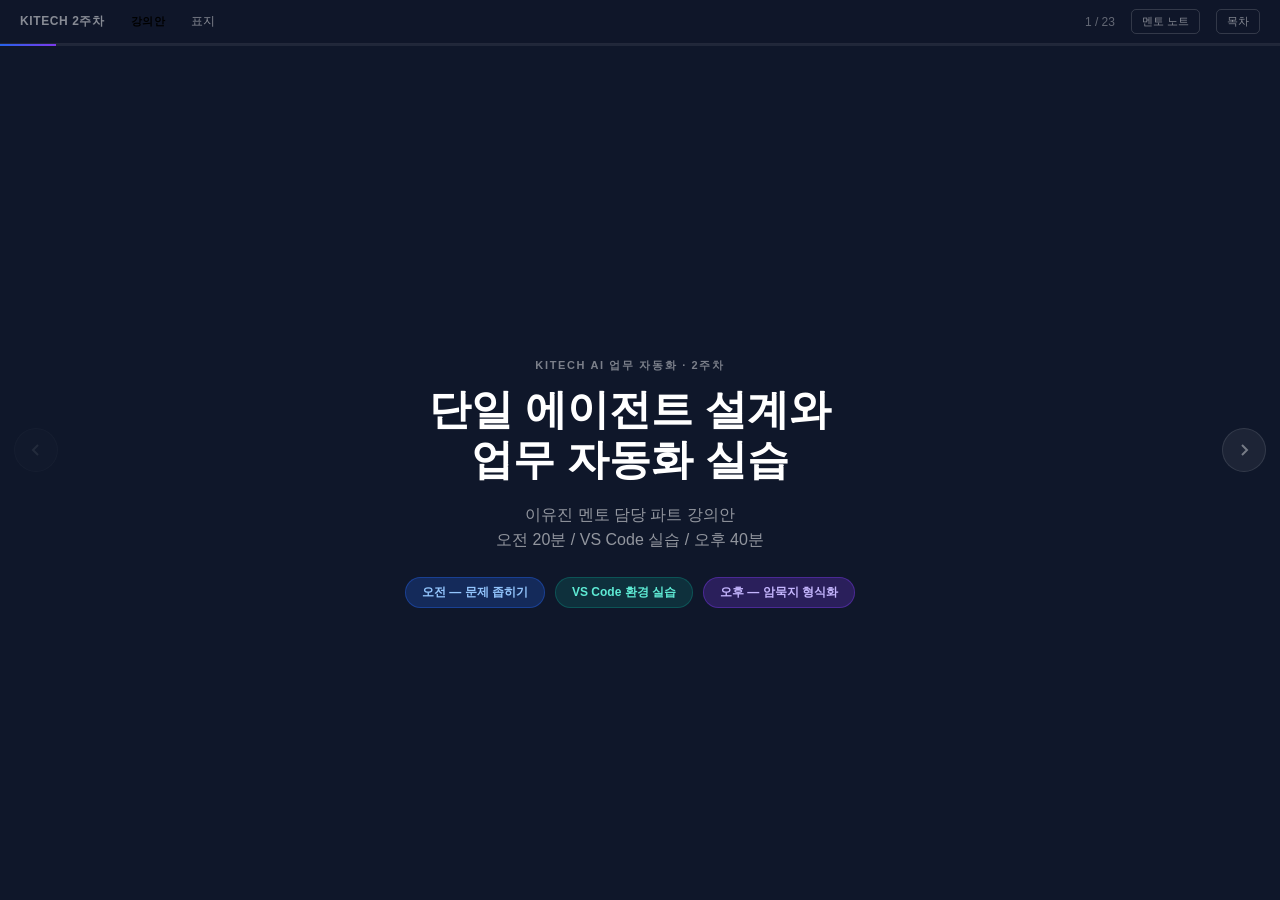
<file: slides.html>
<!DOCTYPE html>
<html lang="ko">
<head>
<meta charset="UTF-8"/>
<meta name="viewport" content="width=device-width, initial-scale=1.0"/>
<title>KITECH 2주차 슬라이드 | 이유진 멘토</title>
<style>
*,*::before,*::after{box-sizing:border-box;margin:0;padding:0;}
:root{
  --blue:#2563EB;--blue-bg:#EFF6FF;--blue-bd:#BFDBFE;--blue-dk:#1E3A8A;
  --amber:#92400E;--amber-bg:#FFFBEB;--amber-bd:#FCD34D;
  --red:#B91C1C;--red-bg:#FEF2F2;--red-bd:#FCA5A5;
  --gray-50:#F9FAFB;--gray-100:#F3F4F6;--gray-200:#E5E7EB;
  --gray-300:#D1D5DB;--gray-400:#9CA3AF;--gray-500:#6B7280;
  --gray-600:#4B5563;--gray-700:#374151;--gray-900:#111827;
}
html,body{height:100%;overflow:hidden;font-family:-apple-system,BlinkMacSystemFont,"Apple SD Gothic Neo","Noto Sans KR","Segoe UI",sans-serif;}
body{background:#0F172A;display:flex;flex-direction:column;}

/* ── Top bar ── */
.topbar{
  height:44px;flex-shrink:0;
  background:rgba(15,23,42,.95);border-bottom:1px solid rgba(255,255,255,.08);
  display:flex;align-items:center;padding:0 20px;gap:16px;
}
.tb-title{font-size:12px;font-weight:700;color:rgba(255,255,255,.5);letter-spacing:.05em;text-transform:uppercase;}
.tb-section{font-size:11px;padding:3px 10px;border-radius:99px;font-weight:700;letter-spacing:.04em;}
.tb-section.am{background:#1D4ED8;color:#fff;}
.tb-section.vs{background:#0F766E;color:#fff;}
.tb-section.pm{background:#7C3AED;color:#fff;}
.tb-counter{margin-left:auto;font-size:12px;color:rgba(255,255,255,.35);font-variant-numeric:tabular-nums;}
.tb-btn{background:none;border:1px solid rgba(255,255,255,.15);border-radius:5px;color:rgba(255,255,255,.5);font-size:11px;padding:4px 10px;cursor:pointer;transition:all .15s;}
.tb-btn:hover{background:rgba(255,255,255,.08);color:#fff;}
.tb-btn.active{background:rgba(37,99,235,.3);border-color:#2563EB;color:#93C5FD;}

/* ── Progress bar ── */
.progress-bar{height:2px;background:rgba(255,255,255,.07);flex-shrink:0;}
.progress-fill{height:100%;background:linear-gradient(90deg,#2563EB,#7C3AED);transition:width .4s cubic-bezier(.22,1,.36,1);}

/* ── Slide stage ── */
.stage{flex:1;position:relative;overflow:hidden;}
.slide{
  position:absolute;inset:0;
  display:flex;flex-direction:column;align-items:center;justify-content:center;
  padding:32px 60px;
  opacity:0;transform:translateX(60px);
  transition:opacity .38s cubic-bezier(.22,1,.36,1),transform .38s cubic-bezier(.22,1,.36,1);
  pointer-events:none;overflow-y:auto;
}
.slide.active{opacity:1;transform:translateX(0);pointer-events:auto;}
.slide.exit-left{opacity:0;transform:translateX(-60px);}
.slide.enter-right{opacity:0;transform:translateX(60px);}

/* ── Slide content widths ── */
.slide-inner{width:100%;max-width:820px;}

/* ── Nav arrows ── */
.nav-arrow{
  position:fixed;top:50%;transform:translateY(-50%);
  width:44px;height:44px;border-radius:50%;
  background:rgba(255,255,255,.06);border:1px solid rgba(255,255,255,.1);
  color:rgba(255,255,255,.4);cursor:pointer;
  display:flex;align-items:center;justify-content:center;
  transition:all .15s;z-index:10;
}
.nav-arrow:hover{background:rgba(255,255,255,.15);color:#fff;}
.nav-arrow.prev{left:14px;}
.nav-arrow.next{right:14px;}
.nav-arrow:disabled{opacity:.2;cursor:default;}

/* ── Speaker notes ── */
.notes-panel{
  position:fixed;bottom:0;left:0;right:0;
  background:rgba(15,23,42,.97);border-top:1px solid rgba(255,255,255,.1);
  padding:14px 24px;font-size:12.5px;color:rgba(255,255,255,.6);line-height:1.7;
  transform:translateY(100%);transition:transform .3s;
  max-height:160px;overflow-y:auto;
}
.notes-panel.open{transform:translateY(0);}
.notes-label{font-size:10px;font-weight:700;letter-spacing:.1em;text-transform:uppercase;color:#60A5FA;margin-bottom:6px;}

/* ── Slide type: cover ── */
.cover-kicker{font-size:11px;font-weight:700;letter-spacing:.15em;text-transform:uppercase;color:rgba(255,255,255,.45);margin-bottom:12px;}
.cover-h1{font-size:42px;font-weight:800;color:#fff;line-height:1.2;margin-bottom:16px;}
.cover-sub{font-size:16px;color:rgba(255,255,255,.55);line-height:1.6;}
.cover-pills{display:flex;gap:10px;margin-top:24px;flex-wrap:wrap;}
.cpill{padding:6px 16px;border-radius:99px;font-size:12px;font-weight:700;}
.cpill.am{background:rgba(37,99,235,.25);color:#93C5FD;border:1px solid rgba(37,99,235,.4);}
.cpill.vs{background:rgba(13,148,136,.2);color:#5EEAD4;border:1px solid rgba(13,148,136,.35);}
.cpill.pm{background:rgba(124,58,237,.25);color:#C4B5FD;border:1px solid rgba(124,58,237,.4);}

/* ── Slide type: section divider ── */
.sec-num{font-size:80px;font-weight:900;color:rgba(255,255,255,.05);line-height:1;margin-bottom:-10px;}
.sec-tag{display:inline-flex;align-items:center;gap:8px;padding:5px 14px;border-radius:99px;font-size:11px;font-weight:700;letter-spacing:.06em;text-transform:uppercase;margin-bottom:14px;}
.sec-tag.am{background:#1D4ED8;color:#fff;}
.sec-tag.vs{background:#0F766E;color:#fff;}
.sec-tag.pm{background:#7C3AED;color:#fff;}
.sec-h{font-size:36px;font-weight:800;color:#fff;line-height:1.3;margin-bottom:12px;}
.sec-desc{font-size:15px;color:rgba(255,255,255,.5);line-height:1.7;}

/* ── Slide content elements ── */
.slide-h{font-size:26px;font-weight:800;color:#fff;margin-bottom:6px;line-height:1.3;}
.slide-sub{font-size:13px;color:rgba(255,255,255,.4);margin-bottom:24px;}
.slide-h2{font-size:19px;font-weight:700;color:#fff;margin-bottom:14px;}
.slide-p{font-size:14px;color:rgba(255,255,255,.7);line-height:1.8;margin-bottom:12px;}

/* ── Card grid ── */
.card-grid{display:grid;gap:12px;}
.card-grid.cols2{grid-template-columns:1fr 1fr;}
.card-grid.cols3{grid-template-columns:1fr 1fr 1fr;}
.card-grid.cols4{grid-template-columns:1fr 1fr 1fr 1fr;}
.card{border-radius:10px;padding:16px 18px;}
.card.blue{background:rgba(37,99,235,.15);border:1px solid rgba(37,99,235,.3);}
.card.red{background:rgba(185,28,28,.15);border:1px solid rgba(185,28,28,.25);}
.card.amber{background:rgba(146,64,14,.2);border:1px solid rgba(252,211,77,.3);}
.card.gray{background:rgba(255,255,255,.05);border:1px solid rgba(255,255,255,.1);}
.card.green{background:rgba(5,150,105,.15);border:1px solid rgba(5,150,105,.3);}
.card.dark{background:rgba(15,23,42,.8);border:1px solid rgba(255,255,255,.1);}
.card-tag{font-size:10px;font-weight:700;letter-spacing:.08em;text-transform:uppercase;margin-bottom:8px;}
.card-tag.blue{color:#93C5FD;}
.card-tag.red{color:#FCA5A5;}
.card-tag.amber{color:#FCD34D;}
.card-tag.gray{color:rgba(255,255,255,.35);}
.card-tag.green{color:#6EE7B7;}
.card-title{font-size:15px;font-weight:700;color:#fff;margin-bottom:6px;}
.card-body{font-size:13px;color:rgba(255,255,255,.6);line-height:1.75;}
.card-body li{margin-bottom:3px;list-style:none;padding-left:14px;position:relative;}
.card-body li::before{content:"·";position:absolute;left:2px;color:rgba(255,255,255,.3);}

/* ── Table ── */
.sl-tbl{width:100%;border-collapse:collapse;font-size:13px;border-radius:8px;overflow:hidden;}
.sl-tbl thead th{background:rgba(255,255,255,.08);color:rgba(255,255,255,.5);font-size:11px;font-weight:700;letter-spacing:.05em;text-transform:uppercase;padding:8px 14px;text-align:left;}
.sl-tbl tbody td{padding:9px 14px;color:rgba(255,255,255,.7);border-bottom:1px solid rgba(255,255,255,.06);}
.sl-tbl tbody tr:last-child td{border-bottom:none;}
.sl-tbl tbody tr:hover td{background:rgba(255,255,255,.03);}
.good-cell{color:#6EE7B7;font-weight:600;}
.warn-cell{color:rgba(255,255,255,.35);}

/* ── Note / callout ── */
.sl-note{border-radius:8px;padding:12px 16px;font-size:13px;line-height:1.75;margin-top:14px;}
.sl-note.blue{background:rgba(37,99,235,.15);border-left:3px solid #2563EB;color:#BAE6FD;}
.sl-note.amber{background:rgba(146,64,14,.2);border-left:3px solid #FCD34D;color:#FDE68A;}
.sl-note.red{background:rgba(185,28,28,.15);border-left:3px solid #EF4444;color:#FCA5A5;}

/* ── Steps ── */
.step-list{display:flex;flex-direction:column;gap:10px;}
.step-item{display:flex;gap:14px;align-items:flex-start;padding:12px 16px;border-radius:8px;background:rgba(255,255,255,.04);border:1px solid rgba(255,255,255,.08);}
.step-num{width:26px;height:26px;border-radius:50%;background:#2563EB;color:#fff;font-size:12px;font-weight:800;display:flex;align-items:center;justify-content:center;flex-shrink:0;margin-top:1px;}
.step-text{font-size:13.5px;color:rgba(255,255,255,.75);line-height:1.7;}
.step-text strong{color:#fff;}

/* ── BA pair ── */
.ba-pair{display:grid;grid-template-columns:1fr 1fr;gap:12px;}
.ba-bef{background:rgba(185,28,28,.12);border:1px solid rgba(185,28,28,.25);border-radius:8px;padding:14px;}
.ba-aft{background:rgba(37,99,235,.12);border:1px solid rgba(37,99,235,.3);border-radius:8px;padding:14px;}
.ba-label{font-size:10px;font-weight:700;letter-spacing:.08em;text-transform:uppercase;margin-bottom:8px;}
.ba-label.bef{color:#FCA5A5;}
.ba-label.aft{color:#93C5FD;}
.ba-task{font-size:14px;font-weight:700;color:#fff;margin-bottom:6px;line-height:1.4;}
.ba-body{font-size:12.5px;color:rgba(255,255,255,.5);line-height:1.8;}

/* ── Quadrant mini ── */
.quad-wrap{display:grid;grid-template-columns:1fr 1fr;gap:3px;border-radius:8px;overflow:hidden;border:1px solid rgba(255,255,255,.1);}
.quad{padding:14px;text-align:center;}
.quad.q1{background:rgba(37,99,235,.2);border:1px solid rgba(37,99,235,.3);}
.quad.q2{background:rgba(185,28,28,.12);border:1px solid rgba(185,28,28,.2);}
.quad.q3{background:rgba(107,114,128,.1);border:1px solid rgba(107,114,128,.15);}
.quad.q4{background:rgba(107,114,128,.08);border:1px solid rgba(107,114,128,.1);}
.quad-num{font-size:28px;font-weight:900;opacity:.2;line-height:1;margin-bottom:4px;}
.quad-title{font-size:13px;font-weight:700;color:#fff;margin-bottom:4px;}
.quad-desc{font-size:11.5px;color:rgba(255,255,255,.45);}

/* ── Code block ── */
.code-block{background:#0D1117;border-radius:8px;padding:14px 18px;font-family:"Menlo","Monaco","Consolas",monospace;font-size:12.5px;line-height:1.9;border:1px solid rgba(255,255,255,.08);}
.code-h{color:#7DD3FC;}
.code-li{color:#6EE7B7;}
.code-cm{color:#6A9955;}
.code-var{color:#9CDCFE;}
.code-str{color:#CE9178;}

/* ── Checklist ── */
.check-row{display:flex;align-items:flex-start;gap:10px;padding:9px 14px;border-radius:6px;background:rgba(255,255,255,.04);border:1px solid rgba(255,255,255,.07);margin-bottom:6px;font-size:13px;color:rgba(255,255,255,.7);}
.check-row svg{flex-shrink:0;margin-top:2px;}

/* ── Analogy box ── */
.analogy{background:rgba(255,255,255,.04);border:1px solid rgba(255,255,255,.1);border-left:3px solid #2563EB;border-radius:0 8px 8px 0;padding:16px 20px;font-size:14px;color:rgba(255,255,255,.7);line-height:1.85;}
.analogy strong{color:#fff;}

/* ── Criteria cards ── */
.crit-num{width:28px;height:28px;border-radius:8px;background:#2563EB;color:#fff;font-size:13px;font-weight:800;display:flex;align-items:center;justify-content:center;margin-bottom:10px;}
.crit-name{font-size:16px;font-weight:700;color:#fff;margin-bottom:4px;}
.crit-q{font-size:12.5px;color:rgba(255,255,255,.45);}

/* ── Funnel ── */
.funnel{display:grid;grid-template-columns:1fr 24px 1fr 24px 1fr;align-items:start;gap:0;}
.funnel-box{border-radius:8px;padding:14px;text-align:center;}
.funnel-arrow{display:flex;align-items:center;justify-content:center;padding-top:40px;}
.funnel-tag{font-size:10px;font-weight:700;text-transform:uppercase;letter-spacing:.05em;margin-bottom:8px;}

/* ── Tactile callout ── */
.big-callout{background:linear-gradient(135deg,rgba(37,99,235,.2),rgba(124,58,237,.2));border:1.5px solid rgba(37,99,235,.35);border-radius:12px;padding:22px 28px;text-align:center;margin-bottom:16px;}
.bc-label{font-size:11px;color:rgba(255,255,255,.4);margin-bottom:6px;letter-spacing:.06em;text-transform:uppercase;}
.bc-text{font-size:18px;font-weight:700;color:#fff;line-height:1.6;}
.bc-text .hl{color:#93C5FD;}

/* ── Scroll hint ── */
.scroll-hint{position:absolute;bottom:8px;right:20px;font-size:10px;color:rgba(255,255,255,.2);pointer-events:none;}
</style>
</head>
<body>

<!-- Top bar -->
<div class="topbar">
  <span class="tb-title">KITECH 2주차</span>
  <span id="sectionBadge" class="tb-section am">오전</span>
  <span id="slideTitle" style="font-size:12px;color:rgba(255,255,255,.5);"></span>
  <span class="tb-counter"><span id="cur">1</span> / <span id="tot">1</span></span>
  <button class="tb-btn" id="notesBtn" onclick="toggleNotes()">멘토 노트</button>
  <button class="tb-btn" onclick="toggleOverview()">목차</button>
</div>
<div class="progress-bar"><div class="progress-fill" id="pFill"></div></div>

<!-- Stage -->
<div class="stage" id="stage"></div>

<!-- Nav arrows -->
<button class="nav-arrow prev" id="btnPrev" onclick="go(-1)">
  <svg width="18" height="18" viewBox="0 0 18 18" fill="none" stroke="currentColor" stroke-width="2"><path d="M11 4l-5 5 5 5"/></svg>
</button>
<button class="nav-arrow next" id="btnNext" onclick="go(1)">
  <svg width="18" height="18" viewBox="0 0 18 18" fill="none" stroke="currentColor" stroke-width="2"><path d="M7 4l5 5-5 5"/></svg>
</button>

<!-- Speaker notes -->
<div class="notes-panel" id="notesPanel">
  <div class="notes-label">멘토 노트</div>
  <div id="notesContent">—</div>
</div>

<!-- Overview overlay -->
<div id="overview" style="display:none;position:fixed;inset:0;background:rgba(0,0,0,.92);z-index:100;overflow-y:auto;padding:32px;">
  <div style="max-width:900px;margin:0 auto;">
    <div style="display:flex;align-items:center;justify-content:space-between;margin-bottom:24px;">
      <h2 style="color:#fff;font-size:20px;">슬라이드 목차</h2>
      <button onclick="toggleOverview()" style="background:none;border:1px solid rgba(255,255,255,.2);color:#fff;border-radius:6px;padding:6px 14px;cursor:pointer;font-size:13px;">닫기</button>
    </div>
    <div id="overviewGrid" style="display:grid;grid-template-columns:repeat(4,1fr);gap:10px;"></div>
  </div>
</div>

<script>
// ─────────────────────────────────────────────
// SLIDE DATA
// ─────────────────────────────────────────────
const SLIDES = [

// ═══ COVER ═══
{
  section:'cover', title:'표지',
  notes:'강의 시작 전 화면. 참여자들이 자리 잡는 동안 보여주세요.',
  html:`<div class="slide-inner" style="text-align:center;padding-top:20px;">
    <div class="cover-kicker">KITECH AI 업무 자동화 · 2주차</div>
    <div class="cover-h1">단일 에이전트 설계와<br/>업무 자동화 실습</div>
    <div class="cover-sub">이유진 멘토 담당 파트 강의안<br/>오전 20분 / VS Code 실습 / 오후 40분</div>
    <div class="cover-pills" style="justify-content:center;">
      <span class="cpill am">오전 — 문제 좁히기</span>
      <span class="cpill vs">VS Code 환경 실습</span>
      <span class="cpill pm">오후 — 암묵지 형식화</span>
    </div>
  </div>`
},

// ═══ 오전 SECTION ═══
{
  section:'am', title:'오전 세션',
  notes:'오전 파트 시작을 알리는 섹션 구분 슬라이드. "오늘 딱 한 가지만 기억하면 됩니다"로 시작하세요.',
  html:`<div class="slide-inner" style="text-align:center;">
    <div class="sec-num">01</div>
    <div class="sec-tag am">오전 · 20분</div>
    <div class="sec-h">문제 좁히기</div>
    <div class="sec-desc">넓은 과제를 이번 주 안에 작동시킬 수 있는 단위로 줄이기</div>
    <div style="display:flex;gap:10px;justify-content:center;margin-top:28px;flex-wrap:wrap;">
      <span style="padding:5px 14px;border-radius:6px;background:rgba(255,255,255,.05);border:1px solid rgba(255,255,255,.1);color:rgba(255,255,255,.45);font-size:12px;">0–5분 목표 설명</span>
      <span style="padding:5px 14px;border-radius:6px;background:rgba(255,255,255,.05);border:1px solid rgba(255,255,255,.1);color:rgba(255,255,255,.45);font-size:12px;">5–12분 기준 + 사례</span>
      <span style="padding:5px 14px;border-radius:6px;background:rgba(37,99,235,.2);border:1px solid rgba(37,99,235,.4);color:#93C5FD;font-size:12px;">12–20분 내 과제 실습</span>
    </div>
  </div>`
},

// 오늘 하는 것 / 하지 않는 것
{
  section:'am', title:'오늘 하는 것 vs 하지 않는 것',
  notes:'명확한 경계 설정이 핵심. "완성도가 아니라 작동 여부가 목표"임을 강조하세요.',
  html:`<div class="slide-inner">
    <div class="slide-h">오늘 하는 것과 하지 않는 것</div>
    <div class="slide-sub">목표를 명확히 해야 좁히기도 됩니다</div>
    <div class="card-grid cols2">
      <div class="card green">
        <div class="card-tag green">오늘 하는 것</div>
        <ul class="card-body">
          <li>내 업무 중 <strong style="color:#fff;">작은 한 단계</strong> 고르기</li>
          <li>그 단계에 필요한 데이터 정리하기</li>
          <li>AI에게 알려줄 <strong style="color:#fff;">기준 문서</strong> 만들기</li>
          <li>단일 에이전트 한 번 작동시켜보기</li>
          <li>반복할 수 있는 작업인지 판단하기</li>
        </ul>
      </div>
      <div class="card red">
        <div class="card-tag red">오늘 하지 않는 것</div>
        <ul class="card-body">
          <li>전체 업무 자동화</li>
          <li>멀티 에이전트 구성</li>
          <li>웹 서비스 / DB / API / MCP 구축</li>
          <li>완성도 높은 시스템 제작</li>
          <li>지난주 과제 완성</li>
        </ul>
      </div>
    </div>
    <div class="sl-note blue">오늘 목표는 완벽한 시스템이 아닙니다. <strong>AI에게 맡길 첫 번째 업무를 하나 골라서 한 번 돌려보는 것</strong>, 그게 전부입니다.</div>
  </div>`
},

// 왜 좁혀야 하는가
{
  section:'am', title:'왜 문제를 좁혀야 하는가',
  notes:'신입 비유가 핵심. "정산 업무 전체 다 해줘" vs "이 엑셀에서 이상한 금액만 찾아서 표시해줘" 예시를 직접 말로 덧붙이세요.',
  html:`<div class="slide-inner">
    <div class="slide-h">왜 문제를 좁혀야 하는가</div>
    <div class="slide-sub">비유로 이해하기</div>
    <div class="analogy" style="margin-bottom:18px;">
      에이전트 만들기는 큰 부서 하나를 세우는 일이 아닙니다.<br/>
      <strong>신입 한 명에게 첫 업무 지시서를 쓰는 것</strong>에 가깝습니다.<br/><br/>
      "정산 업무 전체 다 해줘" → 어렵습니다.<br/>
      <strong>"이 엑셀에서 이상한 금액만 찾아서 표시해줘"</strong> → 잘 작동합니다.
    </div>
    <div class="card-grid cols2">
      <div class="card red">
        <div class="card-tag red">처음부터 크게 하면</div>
        <ul class="card-body">
          <li>필요한 데이터가 많아짐</li>
          <li>판단 기준이 복잡해짐</li>
          <li>성공 기준이 흐려짐</li>
          <li>오늘 결과를 못 봄</li>
        </ul>
      </div>
      <div class="card blue">
        <div class="card-tag blue">작게 시작하면</div>
        <ul class="card-body">
          <li>오늘 안에 작동 여부 확인 가능</li>
          <li>결과가 왜 틀렸는지 파악 가능</li>
          <li>기준을 쌓아가며 개선 가능</li>
          <li>팀원에게 공유하기 쉬움</li>
        </ul>
      </div>
    </div>
  </div>`
},

// 좁힌다는 것의 의미
{
  section:'am', title:'"좁힌다"는 것의 의미',
  notes:'3단계 분해 흐름을 손가락으로 짚으며 설명하면 효과적입니다. "오늘 이것"이 강조 포인트.',
  html:`<div class="slide-inner">
    <div class="slide-h">"좁힌다"는 게 구체적으로 어떤 뜻인가</div>
    <div class="big-callout">
      <div class="bc-label">좁히기 공식</div>
      <div class="bc-text">"내 업무 전체"에서 <span class="hl">반복되는 단계 하나</span>를 골라<br/><span class="hl">입력과 출력을 명확히</span> 하는 것</div>
    </div>
    <div class="funnel">
      <div class="funnel-box" style="background:rgba(185,28,28,.12);border:1px solid rgba(185,28,28,.25);">
        <div class="funnel-tag" style="color:#FCA5A5;">1단계 — 업무 영역</div>
        <div style="font-size:12px;color:rgba(255,255,255,.5);line-height:2;">기술동향 파악<br/>민원 처리<br/>보고서 작성</div>
        <div style="margin-top:8px;font-size:11px;color:#FCA5A5;">AI에게 바로 맡기기 어려움</div>
      </div>
      <div class="funnel-arrow">
        <svg width="18" height="18" viewBox="0 0 18 18" fill="none" stroke="rgba(255,255,255,.3)" stroke-width="2"><path d="M4 9h10M10 4l5 5-5 5"/></svg>
      </div>
      <div class="funnel-box" style="background:rgba(146,64,14,.15);border:1px solid rgba(252,211,77,.25);">
        <div class="funnel-tag" style="color:#FCD34D;">2단계 — 단계 분해</div>
        <div style="font-size:12px;color:rgba(255,255,255,.5);line-height:2;">① 논문·기사 수집<br/><span style="color:#FCD34D;font-weight:700;">② 핵심 내용 요약 ← 오늘!</span><br/>③ 팀 내 공유<br/>④ 보고서에 반영</div>
      </div>
      <div class="funnel-arrow">
        <svg width="18" height="18" viewBox="0 0 18 18" fill="none" stroke="rgba(255,255,255,.3)" stroke-width="2"><path d="M4 9h10M10 4l5 5-5 5"/></svg>
      </div>
      <div class="funnel-box" style="background:rgba(37,99,235,.15);border:2px solid #2563EB;">
        <div class="funnel-tag" style="color:#93C5FD;">3단계 — 좁혀진 과제</div>
        <div style="font-size:12px;color:rgba(255,255,255,.7);line-height:2;"><span style="color:#93C5FD;font-weight:700;">입력:</span> 논문·기사 텍스트<br/><span style="color:#93C5FD;font-weight:700;">출력:</span> 핵심 3줄 + 시사점<br/><span style="color:#93C5FD;font-weight:700;">기준:</span> 매번 같은 형식</div>
        <div style="margin-top:8px;font-size:11px;color:#93C5FD;font-weight:700;">오늘 안에 테스트 가능 ✓</div>
      </div>
    </div>
  </div>`
},

// 좁히기 기준 2가지
{
  section:'am', title:'좁히기 기준 2가지',
  notes:'기준이 2개인 이유: 3개면 3차원 공간이 필요해서 직관적이지 않음. 임팩트=자주+오래, 실현가능성=데이터+매뉴얼 이 두 줄만 기억하면 됨.',
  html:`<div class="slide-inner">
    <div class="slide-h">어떤 세부과업을 먼저 골라야 할까</div>
    <div class="slide-sub">딱 2가지 기준 — 3개면 3차원 공간이 필요해서 직관적이지 않습니다</div>
    <div class="card-grid cols2" style="margin-bottom:16px;">
      <div class="card blue" style="padding:20px 22px;">
        <div style="display:flex;align-items:center;gap:10px;margin-bottom:14px;">
          <div style="width:28px;height:28px;border-radius:8px;background:#2563EB;display:flex;align-items:center;justify-content:center;flex-shrink:0;">
            <svg width="14" height="14" viewBox="0 0 14 14" fill="none" stroke="#fff" stroke-width="1.8" stroke-linecap="round"><path d="M7 1v2.5M7 10.5V13M1 7h2.5M10.5 7H13M2.8 2.8l1.8 1.8M9.4 9.4l1.8 1.8M11.2 2.8l-1.8 1.8M4.6 9.4l-1.8 1.8"/></svg>
          </div>
          <div class="card-title" style="margin:0;">기준 1 — 임팩트</div>
        </div>
        <div class="card-body" style="font-size:14px;line-height:2;">
          <div style="margin-bottom:6px;"><span style="color:#93C5FD;">✓</span> 반복적인 일인가?</div>
          <div><span style="color:#93C5FD;">✓</span> 가장 시간을 많이 잡아먹는 일인가?</div>
        </div>
        <div style="margin-top:12px;font-size:12px;color:#93C5FD;background:rgba(37,99,235,.2);border-radius:5px;padding:6px 10px;">같은 일을 자주 반복 &amp; 한 번에 오래 걸릴수록 임팩트 高</div>
      </div>
      <div class="card green" style="padding:20px 22px;">
        <div style="display:flex;align-items:center;gap:10px;margin-bottom:14px;">
          <div style="width:28px;height:28px;border-radius:8px;background:#059669;display:flex;align-items:center;justify-content:center;flex-shrink:0;">
            <svg width="14" height="14" viewBox="0 0 14 14" fill="none" stroke="#fff" stroke-width="1.8" stroke-linecap="round"><path d="M7 1.5a5.5 5.5 0 100 11 5.5 5.5 0 000-11z"/><path d="M5 7l1.5 1.5 3-3"/></svg>
          </div>
          <div class="card-title" style="margin:0;">기준 2 — 실현가능성</div>
        </div>
        <div class="card-body" style="font-size:14px;line-height:2;">
          <div style="margin-bottom:6px;"><span style="color:#6EE7B7;">✓</span> 데이터·정보가 정리되어 있는가?</div>
          <div><span style="color:#6EE7B7;">✓</span> 정리된 매뉴얼이나 암묵지가 있는가?</div>
        </div>
        <div style="margin-top:12px;font-size:12px;color:#6EE7B7;background:rgba(5,150,105,.2);border-radius:5px;padding:6px 10px;">AI에게 기준을 줄 수 있어야 결과가 나옴</div>
      </div>
    </div>
    <div class="sl-note amber"><strong>핵심 질문:</strong> "이 일을 일주일에 몇 번 하나요?" + "지금 바로 기준을 말로 설명할 수 있나요?" — 둘 다 YES면 1사분면입니다.</div>
  </div>`
},

// 4분면 매트릭스
{
  section:'am', title:'4분면 매트릭스',
  notes:'참여자들에게 "본인 세부과업 3~5개를 머릿속에 올려놓고 어느 사분면인지 생각해보세요"라고 유도하세요.',
  html:`<div class="slide-inner">
    <div class="slide-h">4분면 매트릭스</div>
    <div class="slide-sub">세부과업을 올려놓고 첫 후보를 고르세요</div>
    <div style="display:grid;grid-template-columns:1fr 1fr;gap:10px;margin-bottom:12px;">
      <!-- Q2 좌상 -->
      <div style="background:rgba(185,28,28,.12);border:1px solid rgba(185,28,28,.22);border-radius:10px;padding:16px 18px;">
        <div style="font-size:11px;font-weight:700;text-transform:uppercase;color:#FCA5A5;margin-bottom:6px;">2사분면 — 데이터·매뉴얼 먼저</div>
        <div style="font-size:13px;color:rgba(255,255,255,.55);line-height:1.7;">임팩트는 크지만 지금 기준이 없음<br/><span style="color:#FCA5A5;">→ 기준문서 먼저 만들고 다음 회차</span></div>
        <div style="margin-top:8px;font-size:11.5px;color:rgba(255,255,255,.3);">예) 전략기획 보고서 전체, 분기 예산 수립</div>
      </div>
      <!-- Q1 우상 (강조) -->
      <div style="background:rgba(37,99,235,.2);border:2px solid #2563EB;border-radius:10px;padding:16px 18px;">
        <div style="display:flex;align-items:center;justify-content:space-between;margin-bottom:6px;">
          <div style="font-size:11px;font-weight:700;text-transform:uppercase;color:#93C5FD;">1사분면 — 즉시 실행 ★</div>
          <span style="background:#2563EB;color:#fff;font-size:10px;font-weight:700;padding:2px 8px;border-radius:4px;">오늘 여기!</span>
        </div>
        <div style="font-size:13px;color:rgba(255,255,255,.7);line-height:1.7;">반복적 + 지금 바로 기준을 줄 수 있음<br/><span style="color:#93C5FD;font-weight:700;">→ 이번 주 안에 작동시켜볼 수 있음</span></div>
        <div style="margin-top:8px;font-size:11.5px;color:rgba(255,255,255,.4);">예) 논문 핵심 요약, 회의록 분류, 이상값 탐지</div>
      </div>
      <!-- Q4 좌하 -->
      <div style="background:rgba(107,114,128,.08);border:1px solid rgba(107,114,128,.15);border-radius:10px;padding:16px 18px;">
        <div style="font-size:11px;font-weight:700;text-transform:uppercase;color:rgba(255,255,255,.3);margin-bottom:6px;">4사분면 — 보류</div>
        <div style="font-size:13px;color:rgba(255,255,255,.35);line-height:1.7;">임팩트도 낮고 기준도 없음<br/>→ 나중에 재평가</div>
        <div style="margin-top:8px;font-size:11.5px;color:rgba(255,255,255,.2);">예) 과거 연구 데이터 전체 정제</div>
      </div>
      <!-- Q3 우하 -->
      <div style="background:rgba(107,114,128,.06);border:1px solid rgba(107,114,128,.12);border-radius:10px;padding:16px 18px;">
        <div style="font-size:11px;font-weight:700;text-transform:uppercase;color:rgba(255,255,255,.3);margin-bottom:6px;">3사분면 — 보너스</div>
        <div style="font-size:13px;color:rgba(255,255,255,.35);line-height:1.7;">금방 돌리지만 임팩트가 작음<br/>→ 잉여 시간에만</div>
        <div style="margin-top:8px;font-size:11.5px;color:rgba(255,255,255,.2);">예) 파일명 일괄 변경, 단순 양식 채우기</div>
      </div>
    </div>
    <div style="display:flex;gap:8px;font-size:11.5px;color:rgba(255,255,255,.35);align-items:center;justify-content:center;">
      <span>← 실현가능성 低</span>
      <div style="flex:1;height:1px;background:rgba(255,255,255,.1);"></div>
      <span>실현가능성 高 →</span>
    </div>
  </div>`
},

// 판단 체크리스트
{
  section:'am', title:'판단 체크리스트',
  notes:'각 질문을 참여자들에게 손들기로 확인해도 좋습니다. "3개 이상이면 오늘 실습 대상"이라는 기준을 명확히 말하세요.',
  html:`<div class="slide-inner">
    <div class="slide-h">판단 체크리스트</div>
    <div class="slide-sub">기준이 애매하다면 아래 질문으로 직접 판단하세요</div>
    <table class="sl-tbl" style="margin-bottom:14px;">
      <thead><tr><th>체크 질문</th><th>예</th><th>아니오</th></tr></thead>
      <tbody>
        <tr><td>이 업무를 한 달에 2번 이상 반복하는가?</td><td class="good-cell">자동화 후보</td><td class="warn-cell">우선순위 낮음</td></tr>
        <tr><td>입력 자료가 정해져 있는가?</td><td class="good-cell">진행 가능</td><td class="warn-cell">자료 정리 먼저</td></tr>
        <tr><td>출력 결과물 형태가 정해져 있는가?</td><td class="good-cell">진행 가능</td><td class="warn-cell">형식부터 정해야 함</td></tr>
        <tr><td>내가 판단하는 기준을 말로 설명할 수 있는가?</td><td class="good-cell">기준 문서화 가능</td><td class="warn-cell">기준 정리 필요</td></tr>
        <tr><td>오늘 30분 안에 테스트할 수 있는가?</td><td class="good-cell">PoC 가능</td><td class="warn-cell">더 줄여야 함</td></tr>
      </tbody>
    </table>
    <div class="sl-note amber"><strong>3개 이상 "예"</strong>가 나오면 오늘 실습 후보로 적합합니다. 2개 이하라면 업무 범위를 더 줄이는 것이 좋습니다.</div>
  </div>`
},

// Before / After
{
  section:'am', title:'Before / After 사례',
  notes:'참여자 업무 유형(R&D, 행정, 교육운영 등)에 맞는 사례를 골라 강조하세요.',
  html:`<div class="slide-inner">
    <div class="slide-h">Before / After 사례</div>
    <div class="slide-sub">좁히기 전과 후 비교</div>
    <div style="display:flex;flex-direction:column;gap:10px;">
      <div class="ba-pair">
        <div class="ba-bef">
          <div class="ba-label bef">Before — 너무 넓다</div>
          <div class="ba-task">재무 업무 전체를 자동화</div>
          <div class="ba-body">데이터 확인 → 금액 검증 → 이상값 탐지 → 보고서 → 승인</div>
        </div>
        <div class="ba-aft">
          <div class="ba-label aft">After — 좁혔다</div>
          <div class="ba-task">엑셀에서 이상값 찾아 요약 메모</div>
          <div class="ba-body">입력: CSV / 출력: 이상값 목록 + 한 줄 요약 / 매주 반복</div>
        </div>
      </div>
      <div class="ba-pair">
        <div class="ba-bef">
          <div class="ba-label bef">Before — 너무 넓다</div>
          <div class="ba-task">교육 운영 전체를 자동화</div>
          <div class="ba-body">신청자 확인 → 안내 메일 → 명단 → 만족도 → 보고서</div>
        </div>
        <div class="ba-aft">
          <div class="ba-label aft">After — 좁혔다</div>
          <div class="ba-task">참석자 CSV → 안내 메일 초안</div>
          <div class="ba-body">입력: 명단 CSV + 교육 일정 / 출력: 안내 메일 초안 / 행사마다 반복</div>
        </div>
      </div>
      <div class="ba-pair">
        <div class="ba-bef">
          <div class="ba-label bef">Before — 너무 넓다</div>
          <div class="ba-task">기술동향 보고서 전체 자동화</div>
          <div class="ba-body">자료 수집 → 분석 → 초안 → 검토 → 편집</div>
        </div>
        <div class="ba-aft">
          <div class="ba-label aft">After — 좁혔다</div>
          <div class="ba-task">논문 3건 → 보고서 서두 단락</div>
          <div class="ba-body">입력: PDF 본문 텍스트 / 출력: 핵심 3줄 + 시사점 1줄</div>
        </div>
      </div>
    </div>
  </div>`
},

// 실습 워크시트
{
  section:'am', title:'실습 — 내 과제 좁히기',
  notes:'8분 실습. 순회하면서 "원래 과제"가 너무 크면 계속 쪼개도록 유도. "오늘 만들 에이전트" 칸이 한 문장이어야 함.',
  html:`<div class="slide-inner">
    <div class="slide-h">실습 — 내 과제 좁히기</div>
    <div class="slide-sub" style="margin-bottom:16px;">8분 · 아래 워크시트를 직접 채워보세요</div>
    <div style="display:flex;flex-direction:column;gap:8px;">
      <div class="step-item">
        <div class="step-num">1</div>
        <div class="step-text"><strong>원래 과제</strong> — AI에게 맡기고 싶은 업무를 크게 적는다<br/><span style="color:rgba(255,255,255,.35);font-size:12px;">예) 기술 트렌드 보고서 작성 전체 자동화</span></div>
      </div>
      <div class="step-item">
        <div class="step-num">2</div>
        <div class="step-text"><strong>포함된 단계들</strong> — 이 업무 안의 세부 단계를 3~5개로 나눈다<br/><span style="color:rgba(255,255,255,.35);font-size:12px;">예) 자료 수집 → 요약 → 분류 → 초안 → 검토</span></div>
      </div>
      <div class="step-item">
        <div class="step-num">3</div>
        <div class="step-text"><strong>가장 반복되는 단계</strong> — 자주 반복되고 번거로운 단계 하나 고른다<br/><span style="color:rgba(255,255,255,.35);font-size:12px;">예) 논문/기사 본문 요약</span></div>
      </div>
      <div class="step-item">
        <div class="step-num">4</div>
        <div class="step-text"><strong>입력 데이터</strong> — AI가 읽어야 하는 자료는 무엇인가?<br/><span style="color:rgba(255,255,255,.35);font-size:12px;">예) PDF 본문 텍스트 (민감정보 없음)</span></div>
      </div>
      <div class="step-item">
        <div class="step-num">5</div>
        <div class="step-text"><strong>출력 결과물</strong> — 어떤 형태로 나오면 바로 쓸 수 있나?<br/><span style="color:rgba(255,255,255,.35);font-size:12px;">예) 핵심 내용 3줄 + 시사점 1줄</span></div>
      </div>
      <div class="step-item" style="border-color:rgba(37,99,235,.5);background:rgba(37,99,235,.1);">
        <div class="step-num">6</div>
        <div class="step-text"><strong style="color:#93C5FD;">오늘 만들 에이전트</strong> — 한 문장으로 정리<br/><span style="color:rgba(255,255,255,.35);font-size:12px;">예) "기사 3건 요약 → 보고서 서두 단락 생성"</span></div>
      </div>
    </div>
  </div>`
},

// ═══ VS CODE SECTION ═══
{
  section:'vs', title:'VS Code 실습',
  notes:'VS Code 파트 시작. 처음 쓰는 분들 위해 천천히 진행. 막히는 분은 손들기로 도움 요청하도록 안내.',
  html:`<div class="slide-inner" style="text-align:center;">
    <div class="sec-num">02</div>
    <div class="sec-tag vs">VS Code 실습</div>
    <div class="sec-h">에이전트 환경 설정</div>
    <div class="sec-desc">폴더 구성 → 기준 문서 작성 → Claude 실행까지 단계별 안내</div>
    <div style="display:flex;gap:10px;justify-content:center;margin-top:28px;flex-wrap:wrap;">
      <span style="padding:5px 14px;border-radius:6px;background:rgba(13,148,136,.15);border:1px solid rgba(13,148,136,.3);color:#5EEAD4;font-size:12px;">Step 1. 폴더 만들기</span>
      <span style="padding:5px 14px;border-radius:6px;background:rgba(13,148,136,.15);border:1px solid rgba(13,148,136,.3);color:#5EEAD4;font-size:12px;">Step 2. VS Code 열기</span>
      <span style="padding:5px 14px;border-radius:6px;background:rgba(13,148,136,.15);border:1px solid rgba(13,148,136,.3);color:#5EEAD4;font-size:12px;">Step 3. 폴더 구조</span>
      <span style="padding:5px 14px;border-radius:6px;background:rgba(13,148,136,.15);border:1px solid rgba(13,148,136,.3);color:#5EEAD4;font-size:12px;">Step 4. 데이터 파일</span>
      <span style="padding:5px 14px;border-radius:6px;background:rgba(13,148,136,.15);border:1px solid rgba(13,148,136,.3);color:#5EEAD4;font-size:12px;">Step 5. 기준문서.md</span>
      <span style="padding:5px 14px;border-radius:6px;background:rgba(13,148,136,.15);border:1px solid rgba(13,148,136,.3);color:#5EEAD4;font-size:12px;">Step 6. Claude 실행</span>
    </div>
  </div>`
},

// 폴더 구조
{
  section:'vs', title:'폴더 구조 & 기준문서.md',
  notes:'폴더 이름에 한글 OK, 띄어쓰기는 언더스코어 권장. data/ 폴더에 처음엔 3~5개만 넣도록 안내.',
  html:`<div class="slide-inner">
    <div class="slide-h">폴더 구조 &amp; 기준문서.md</div>
    <div class="slide-sub">먼저 이 구조를 만드세요</div>
    <div class="card-grid cols2" style="margin-bottom:16px;">
      <div>
        <div style="font-size:12px;font-weight:700;color:rgba(255,255,255,.4);text-transform:uppercase;letter-spacing:.05em;margin-bottom:8px;">목표 폴더 구조</div>
        <div class="code-block">
          <div class="code-h">기술동향_에이전트/</div>
          <div style="color:#CE9178;padding-left:14px;">├── <span class="code-h">data/</span></div>
          <div style="padding-left:28px;" class="code-cm">&nbsp;&nbsp;&nbsp;└── (텍스트 파일 3~5개)</div>
          <div style="color:#CE9178;padding-left:14px;">├── <span style="color:#9CDCFE;">기준문서.md</span></div>
          <div style="color:#CE9178;padding-left:14px;">└── <span style="color:#4EC9B0;">CLAUDE.md</span> (선택)</div>
        </div>
      </div>
      <div>
        <div style="font-size:12px;font-weight:700;color:rgba(255,255,255,.4);text-transform:uppercase;letter-spacing:.05em;margin-bottom:8px;">기준문서.md 템플릿</div>
        <div class="code-block">
          <div class="code-h"># [에이전트 이름]</div>
          <div>&nbsp;</div>
          <div class="code-h">## 1. 목적</div>
          <div class="code-li">한 줄로 목적을 적는다</div>
          <div>&nbsp;</div>
          <div class="code-h">## 2. 입력</div>
          <div class="code-li">- data/ 폴더의 텍스트 파일</div>
          <div>&nbsp;</div>
          <div class="code-h">## 3. 출력 형식</div>
          <div class="code-li">- 핵심 내용 3줄</div>
          <div class="code-li">- 시사점 1줄</div>
          <div>&nbsp;</div>
          <div class="code-h">## 4. 하면 안 되는 것</div>
          <div class="code-li">- 원문에 없는 내용 추가 금지</div>
        </div>
      </div>
    </div>
    <div class="sl-note blue"><strong>데이터 보안:</strong> 개인정보 삭제, 기관명은 "A기관"으로, 금액은 예시값으로. 처음엔 3~5개만 넣고 결과 확인 후 늘리세요.</div>
  </div>`
},

// Claude 실행
{
  section:'vs', title:'Claude 실행하기',
  notes:'터미널 처음 쓰는 분들은 claude 명령어가 설치되어 있는지 먼저 확인. 실행 후 결과 파일이 생기면 열어서 확인하도록 안내.',
  html:`<div class="slide-inner">
    <div class="slide-h">Claude 실행하기</div>
    <div class="slide-sub">VS Code 터미널에서 아래 명령어를 입력하세요</div>
    <div style="margin-bottom:14px;">
      <div style="font-size:11px;color:rgba(255,255,255,.35);text-transform:uppercase;letter-spacing:.06em;margin-bottom:6px;">기본 실행</div>
      <div class="code-block" style="font-size:14px;">
        <div><span class="code-var">$</span> <span style="color:#4EC9B0;">claude</span></div>
        <div class="code-cm"># 대화형으로 시작 — 프롬프트 직접 입력</div>
      </div>
    </div>
    <div style="margin-bottom:14px;">
      <div style="font-size:11px;color:rgba(255,255,255,.35);text-transform:uppercase;letter-spacing:.06em;margin-bottom:6px;">지시와 함께 바로 실행</div>
      <div class="code-block">
        <div><span class="code-var">$</span> <span style="color:#4EC9B0;">claude</span> <span class="code-var">-p</span> <span class="code-str">"기준문서.md에 있는 기준대로 \</span></div>
        <div><span class="code-str">data/ 폴더의 파일들을 요약해줘"</span></div>
      </div>
    </div>
    <div class="card-grid cols2">
      <div class="card green">
        <div class="card-tag green">잘 됐을 때</div>
        <div class="card-body">결과 파일이 생성됨<br/>형식이 기준문서와 맞음<br/>내용이 원문에 기반함</div>
      </div>
      <div class="card amber">
        <div class="card-tag amber">개선이 필요할 때</div>
        <div class="card-body">기준문서에 규칙 추가<br/>예시 출력을 추가 ("예시:" 섹션)<br/>하면 안 되는 것 섹션 보완</div>
      </div>
    </div>
    <div class="sl-note blue"><strong>핵심 사이클:</strong> 실행 → 결과 확인 → 부족한 기준 발견 → 기준문서에 추가 → 재실행. 이 사이클을 3번만 돌리면 안정적인 에이전트가 됩니다.</div>
  </div>`
},

// CLAUDE.md
{
  section:'vs', title:'CLAUDE.md — 프로젝트 설정',
  notes:'CLAUDE.md는 "이 폴더에서 항상 적용되는 규칙"이라는 점을 강조. 처음엔 기본 규칙 3개로 시작하고 조금씩 쌓아가도록.',
  html:`<div class="slide-inner">
    <div class="slide-h">CLAUDE.md — 프로젝트 영구 설정</div>
    <div class="slide-sub">"이 폴더에서 Claude에게 항상 적용되는 규칙서"</div>
    <div class="card-grid cols2" style="margin-bottom:14px;">
      <div>
        <div style="font-size:11px;color:rgba(255,255,255,.35);text-transform:uppercase;letter-spacing:.06em;margin-bottom:6px;">CLAUDE.md 예시</div>
        <div class="code-block" style="font-size:12px;">
          <div class="code-h"># 기술동향 에이전트 프로젝트</div>
          <div>&nbsp;</div>
          <div class="code-h">## 항상 지킬 것</div>
          <div class="code-li">- data/ 폴더의 파일만 읽을 것</div>
          <div class="code-li">- 기준문서.md 형식을 반드시 따를 것</div>
          <div class="code-li">- 결과물은 output/ 폴더에 저장</div>
          <div class="code-li">- 파일명에 날짜: 결과_YYYYMMDD.md</div>
          <div>&nbsp;</div>
          <div class="code-h">## 하면 안 되는 것</div>
          <div class="code-li">- 개인정보 포함 처리 금지</div>
          <div class="code-li">- 원문에 없는 내용 추가 금지</div>
        </div>
      </div>
      <div style="display:flex;flex-direction:column;gap:10px;">
        <div class="card green">
          <div class="card-tag green">CLAUDE.md가 있으면</div>
          <div class="card-body">
            <div>매번 같은 룰 설명 필요 없음</div>
            <div>프로젝트 컨텍스트 유지됨</div>
            <div>팀 공유 시 같은 기준 적용</div>
          </div>
        </div>
        <div class="card red">
          <div class="card-tag red">CLAUDE.md가 없으면</div>
          <div class="card-body">
            <div>실행할 때마다 기준 다시 설명</div>
            <div>대화 끊기면 컨텍스트 소실</div>
            <div>결과 형식이 매번 달라질 수 있음</div>
          </div>
        </div>
      </div>
    </div>
    <div class="sl-note amber"><strong>CLAUDE.md vs 기준문서.md:</strong> CLAUDE.md는 "폴더 전체 규칙", 기준문서.md는 "이번 에이전트 업무 지침". 둘 다 있으면 CLAUDE.md가 먼저 읽힙니다.</div>
  </div>`
},

// ═══ 오후 SECTION ═══
{
  section:'pm', title:'오후 세션',
  notes:'오후 파트 시작. "오전에 좁힌 것을 오후에 기준으로 만드는 것"이 연결점. 잠깐 쉬고 시작하세요.',
  html:`<div class="slide-inner" style="text-align:center;">
    <div class="sec-num">03</div>
    <div class="sec-tag pm">오후 · 40분</div>
    <div class="sec-h">암묵지 형식화 + 스킬 개발</div>
    <div class="sec-desc">내 머릿속 판단 기준을 AI가 쓸 수 있는 문서로 만들기</div>
    <div style="display:flex;gap:10px;justify-content:center;margin-top:28px;flex-wrap:wrap;">
      <span style="padding:5px 14px;border-radius:6px;background:rgba(124,58,237,.2);border:1px solid rgba(124,58,237,.35);color:#C4B5FD;font-size:12px;">암묵지란?</span>
      <span style="padding:5px 14px;border-radius:6px;background:rgba(124,58,237,.2);border:1px solid rgba(124,58,237,.35);color:#C4B5FD;font-size:12px;">회의록 에이전트 사례</span>
      <span style="padding:5px 14px;border-radius:6px;background:rgba(124,58,237,.2);border:1px solid rgba(124,58,237,.35);color:#C4B5FD;font-size:12px;">기준 문서 만들기</span>
      <span style="padding:5px 14px;border-radius:6px;background:rgba(124,58,237,.35);border:1px solid rgba(124,58,237,.5);color:#E9D5FF;font-size:12px;font-weight:700;">스킬로 만들기</span>
    </div>
  </div>`
},

// 암묵지란?
{
  section:'pm', title:'암묵지란?',
  notes:'참여자들에게 "지금 머릿속에 있는 판단 기준 중 글로 적어본 적 없는 게 뭐가 있나요?"라고 물어보세요.',
  html:`<div class="slide-inner">
    <div class="slide-h">암묵지(暗默知)란?</div>
    <div class="slide-sub">AI에게 가르쳐줘야 하는 "나만 아는 기준"</div>
    <div class="card-grid cols2" style="margin-bottom:14px;">
      <div class="card gray" style="padding:20px;">
        <div class="card-tag gray">형식지 (문서화된 것)</div>
        <div class="card-title">매뉴얼·규정·절차서</div>
        <div class="card-body">이미 글로 적혀 있어<br/>AI에게 그대로 줄 수 있음<br/><span style="color:rgba(255,255,255,.4);font-size:11.5px;">예) 작성 양식, 결재 규정, 표준 프로세스</span></div>
      </div>
      <div class="card blue" style="padding:20px;">
        <div class="card-tag blue">암묵지 (머릿속에만 있는 것)</div>
        <div class="card-title">경험으로 쌓인 판단 기준</div>
        <div class="card-body">글로 적히지 않아<br/>AI에게 직접 가르쳐줘야 함<br/><span style="color:#93C5FD;font-size:11.5px;">예) "이런 회의록에서 이건 결정사항", "이 지표가 이상하면 이렇게"</span></div>
      </div>
    </div>
    <div class="analogy">
      <strong>핵심:</strong> 암묵지는 오랫동안 같은 일을 하면서 쌓인 <strong>"왜 이게 더 좋은 결과인지 설명하기 어렵지만 나는 아는 것"</strong>입니다.<br/><br/>
      오늘 할 일은 이 암묵지를 문서로 끄집어내서 AI가 읽을 수 있게 만드는 것입니다.
    </div>
  </div>`
},

// 암묵지 4가지 유형
{
  section:'pm', title:'암묵지 4가지 유형',
  notes:'참여자 본인의 암묵지 유형을 파악하는 시간. 어떤 유형인지 손들기로 확인해도 좋습니다.',
  html:`<div class="slide-inner">
    <div class="slide-h">내 암묵지는 어떤 종류인가?</div>
    <div class="slide-sub">자동화하려면 먼저 어떤 종류인지 파악해야 합니다</div>
    <div class="card-grid cols2">
      <div class="card blue">
        <div class="card-tag blue">유형 1 — 분류 기준</div>
        <div class="card-title">어떻게 나눌 것인가</div>
        <div class="card-body">회의록에서 결정사항 vs 논의 중인 것 구분<br/>민원을 유형별로 분류<br/>데이터에서 이상값 판단</div>
      </div>
      <div class="card green">
        <div class="card-tag green">유형 2 — 판단 기준</div>
        <div class="card-title">좋은 결과물의 기준</div>
        <div class="card-body">보고서에서 빠지면 안 되는 내용<br/>이 정도면 충분하다는 기준<br/>어떤 경우가 예외인가</div>
      </div>
      <div class="card amber">
        <div class="card-tag amber">유형 3 — 순서·흐름</div>
        <div class="card-title">어떤 순서로 처리하는가</div>
        <div class="card-body">항상 먼저 확인하는 것<br/>특정 상황에만 하는 것<br/>마지막에 꼭 검토하는 것</div>
      </div>
      <div class="card gray">
        <div class="card-tag gray">유형 4 — 예외 처리</div>
        <div class="card-title">특이 상황 대응 방법</div>
        <div class="card-body">이런 경우엔 다르게 처리<br/>이건 사람이 직접 봐야 함<br/>이 조합이 나오면 주의</div>
      </div>
    </div>
  </div>`
},

// 회의록 에이전트 사례
{
  section:'pm', title:'사례 — 회의록 에이전트',
  notes:'실제로 작동하는 에이전트 구조를 보여주는 슬라이드. 입력→판단→출력 3단 구조를 강조하세요.',
  html:`<div class="slide-inner">
    <div class="slide-h">사례 — 회의록 에이전트</div>
    <div class="slide-sub">암묵지를 3단 구조로 문서화하면 에이전트가 됩니다</div>
    <div style="display:grid;grid-template-columns:1fr auto 1fr auto 1fr;align-items:start;gap:0;margin-bottom:16px;">
      <div class="card dark" style="padding:14px 16px;">
        <div class="card-tag blue">입력</div>
        <div style="font-size:13px;color:rgba(255,255,255,.7);line-height:1.8;">회의 텍스트<br/>녹취록<br/>메모</div>
      </div>
      <div style="display:flex;align-items:center;justify-content:center;padding-top:30px;padding:30px 8px 0;">
        <svg width="20" height="20" viewBox="0 0 20 20" fill="none" stroke="rgba(255,255,255,.3)" stroke-width="2"><path d="M4 10h12M12 5l5 5-5 5"/></svg>
      </div>
      <div class="card blue" style="padding:14px 16px;">
        <div class="card-tag blue">판단 (암묵지)</div>
        <div style="font-size:12.5px;color:rgba(255,255,255,.7);line-height:1.9;">✓ "결정됐습니다" → 결정사항<br/>✓ "검토 필요" → 미결사항<br/>✓ 담당자+기한 → 액션아이템<br/>✓ 그 외 → 논의 내용</div>
      </div>
      <div style="display:flex;align-items:center;justify-content:center;padding:30px 8px 0;">
        <svg width="20" height="20" viewBox="0 0 20 20" fill="none" stroke="rgba(255,255,255,.3)" stroke-width="2"><path d="M4 10h12M12 5l5 5-5 5"/></svg>
      </div>
      <div class="card dark" style="padding:14px 16px;">
        <div class="card-tag green">출력</div>
        <div style="font-size:13px;color:rgba(255,255,255,.7);line-height:1.8;">결정사항 목록<br/>액션아이템<br/>미결 사항<br/>논의 내용 요약</div>
      </div>
    </div>
    <div style="font-size:12px;font-weight:700;color:rgba(255,255,255,.35);text-transform:uppercase;letter-spacing:.06em;margin-bottom:8px;">기준문서 예시 (판단 기준 섹션)</div>
    <div class="code-block" style="font-size:12px;">
      <div class="code-h">## 분류 기준</div>
      <div class="code-li">- "결정됐습니다", "확정", "승인" 표현 → 결정사항</div>
      <div class="code-li">- 사람 이름 + "까지" 또는 "해주세요" → 액션아이템</div>
      <div class="code-li">- "검토 필요", "추후 논의" → 미결사항</div>
      <div class="code-li">- 분류 불명확하면 → 논의 내용으로 분류 후 ❓ 표시</div>
    </div>
  </div>`
},

// 스킬 만들기
{
  section:'pm', title:'스킬(Skill)로 만들기',
  notes:'/스킬명 으로 호출하는 방식. 한 번 만들면 어떤 프로젝트에서도 재사용 가능하다는 점을 강조하세요.',
  html:`<div class="slide-inner">
    <div class="slide-h">스킬(Skill)로 만들기</div>
    <div class="slide-sub">자주 쓰는 기준 문서를 명령 하나로 호출하는 방법</div>
    <div style="display:grid;grid-template-columns:1fr 1fr;gap:12px;margin-bottom:14px;">
      <div>
        <div style="font-size:11px;color:rgba(255,255,255,.35);text-transform:uppercase;letter-spacing:.06em;margin-bottom:6px;">스킬 파일 위치</div>
        <div class="code-block" style="font-size:12px;">
          <div class="code-h">.claude/</div>
          <div style="padding-left:14px;color:#CE9178;">└── <span style="color:#9CDCFE;">commands/</span></div>
          <div style="padding-left:28px;" class="code-li">└── 회의록분류.md</div>
          <div style="padding-left:28px;" class="code-li">└── 논문요약.md</div>
          <div style="padding-left:28px;" class="code-li">└── 이상값탐지.md</div>
        </div>
      </div>
      <div>
        <div style="font-size:11px;color:rgba(255,255,255,.35);text-transform:uppercase;letter-spacing:.06em;margin-bottom:6px;">호출 방법</div>
        <div class="code-block" style="font-size:13px;">
          <div><span class="code-var">$</span> claude</div>
          <div style="color:#DCDCAA;">&gt; /회의록분류</div>
          <div class="code-cm"># → 스킬 자동 실행</div>
          <div>&nbsp;</div>
          <div><span class="code-var">$</span> claude</div>
          <div style="color:#DCDCAA;">&gt; /논문요약</div>
        </div>
      </div>
    </div>
    <div class="card-grid cols2">
      <div class="card green">
        <div class="card-tag green">스킬의 장점</div>
        <div class="card-body">
          <div>어떤 프로젝트에서도 재사용 가능</div>
          <div>팀원과 공유 가능</div>
          <div>/명령어 한 줄로 실행</div>
          <div>기준을 한 곳에서 관리</div>
        </div>
      </div>
      <div class="card blue">
        <div class="card-tag blue">스킬 개발 사이클</div>
        <div class="card-body">
          <div>1. 기준문서.md 작성</div>
          <div>2. .claude/commands/ 에 저장</div>
          <div>3. /스킬이름 으로 실행</div>
          <div>4. 결과 확인 후 기준 보완</div>
        </div>
      </div>
    </div>
  </div>`
},

// 실습 워크시트 (오후)
{
  section:'pm', title:'오후 실습 — 암묵지 문서화',
  notes:'15분 실습. 참여자들이 자신의 암묵지를 적는 시간. 막히면 "내가 결과물을 받았을 때 고쳐야 할 것 같다고 느끼는 게 뭔지" 물어보세요.',
  html:`<div class="slide-inner">
    <div class="slide-h">오후 실습 — 내 암묵지 문서화</div>
    <div class="slide-sub">15분 · 기준문서.md 또는 스킬 파일에 직접 채워보세요</div>
    <div style="display:flex;flex-direction:column;gap:8px;margin-bottom:14px;">
      <div class="step-item">
        <div class="step-num" style="background:#7C3AED;">1</div>
        <div class="step-text"><strong>오전에 고른 세부과업</strong>을 다시 꺼낸다<br/><span style="color:rgba(255,255,255,.35);font-size:12px;">기준문서.md의 "목적" 섹션 완성</span></div>
      </div>
      <div class="step-item">
        <div class="step-num" style="background:#7C3AED;">2</div>
        <div class="step-text"><strong>판단 기준을 3~5개</strong> 적는다<br/><span style="color:rgba(255,255,255,.35);font-size:12px;">"이럴 때는 A" "저럴 때는 B" 형식으로</span></div>
      </div>
      <div class="step-item">
        <div class="step-num" style="background:#7C3AED;">3</div>
        <div class="step-text"><strong>출력 형식을 예시</strong>로 보여준다<br/><span style="color:rgba(255,255,255,.35);font-size:12px;">"예시:" 섹션에 이상적인 결과물 샘플 1개</span></div>
      </div>
      <div class="step-item">
        <div class="step-num" style="background:#7C3AED;">4</div>
        <div class="step-text"><strong>"하면 안 되는 것"</strong> 2~3개 추가<br/><span style="color:rgba(255,255,255,.35);font-size:12px;">자주 AI가 잘못 처리하는 패턴 미리 차단</span></div>
      </div>
      <div class="step-item" style="border-color:rgba(124,58,237,.5);background:rgba(124,58,237,.1);">
        <div class="step-num" style="background:#7C3AED;">5</div>
        <div class="step-text"><strong style="color:#C4B5FD;">Claude로 실행</strong> → 결과 확인 → 기준 보완<br/><span style="color:rgba(255,255,255,.35);font-size:12px;">이 사이클을 2~3번 반복</span></div>
      </div>
    </div>
    <div class="sl-note blue"><strong>막힐 때 질문:</strong> "내가 이 결과물을 받으면 어떤 부분을 고치고 싶을까?" → 그게 추가해야 할 기준입니다.</div>
  </div>`
},

// 멘토 체크포인트
{
  section:'pm', title:'멘토 체크 포인트',
  notes:'순회할 때 확인할 포인트. 기준문서가 너무 모호하거나 너무 세세한 경우 모두 조정 필요.',
  html:`<div class="slide-inner">
    <div class="slide-h">멘토 체크 포인트</div>
    <div class="slide-sub">실습 중 순회하며 확인할 것들</div>
    <div style="display:flex;flex-direction:column;gap:8px;margin-bottom:16px;">
      <div class="check-row">
        <svg width="16" height="16" viewBox="0 0 16 16" fill="none" stroke="#93C5FD" stroke-width="1.5"><rect x="2" y="2" width="12" height="12" rx="1"/><path d="M5 8l2 2 4-4"/></svg>
        <span>오전에 고른 세부과업이 워크시트에 적혀 있는가?</span>
      </div>
      <div class="check-row">
        <svg width="16" height="16" viewBox="0 0 16 16" fill="none" stroke="#93C5FD" stroke-width="1.5"><rect x="2" y="2" width="12" height="12" rx="1"/><path d="M5 8l2 2 4-4"/></svg>
        <span>기준문서에 "입력 / 출력 / 판단기준" 3개가 모두 있는가?</span>
      </div>
      <div class="check-row">
        <svg width="16" height="16" viewBox="0 0 16 16" fill="none" stroke="#93C5FD" stroke-width="1.5"><rect x="2" y="2" width="12" height="12" rx="1"/><path d="M5 8l2 2 4-4"/></svg>
        <span>판단 기준이 "이럴 때는 A, 저럴 때는 B" 형식인가? (모호하지 않은가?)</span>
      </div>
      <div class="check-row">
        <svg width="16" height="16" viewBox="0 0 16 16" fill="none" stroke="#93C5FD" stroke-width="1.5"><rect x="2" y="2" width="12" height="12" rx="1"/><path d="M5 8l2 2 4-4"/></svg>
        <span>Claude를 최소 1번 실행해서 결과를 확인했는가?</span>
      </div>
      <div class="check-row">
        <svg width="16" height="16" viewBox="0 0 16 16" fill="none" stroke="#FCD34D" stroke-width="1.5"><rect x="2" y="2" width="12" height="12" rx="1"/></svg>
        <span><span style="color:#FCD34D;">막히는 경우:</span> "이 업무에서 가장 자주 반복되는 단계는?" → "그 단계의 결과물이 어떤 형태면 쓸 수 있나?"</span>
      </div>
    </div>
    <div class="sl-note amber">과제를 좁히지 못한 참여자에게: "오늘 만든 것이 '내가 매주 쓰는 업무'에 바로 쓸 수 있을 만큼 구체적인가?"를 기준으로 다시 좁히도록 유도하세요.</div>
  </div>`
},

// 회고
{
  section:'pm', title:'회고',
  notes:'회고 시간에는 결과가 아니라 과정을 물어보세요. "무엇이 어려웠나요?"가 핵심 질문.',
  html:`<div class="slide-inner">
    <div class="slide-h">오늘 회고</div>
    <div class="slide-sub">결과가 아니라 과정을 돌아봅니다</div>
    <div style="display:flex;flex-direction:column;gap:10px;margin-bottom:16px;">
      <div class="card blue" style="padding:16px 20px;">
        <div class="card-tag blue">오늘 만든 것</div>
        <div class="card-body" style="font-size:14px;">내가 고른 세부과업 + 기준문서 초안 + Claude 첫 실행 경험</div>
      </div>
      <div class="card-grid cols3">
        <div class="card gray" style="padding:14px 16px;">
          <div class="card-tag gray">회고 질문 1</div>
          <div style="font-size:13px;color:rgba(255,255,255,.6);line-height:1.7;">오늘 만든 에이전트에서<br/>가장 어려웠던 부분은?</div>
        </div>
        <div class="card gray" style="padding:14px 16px;">
          <div class="card-tag gray">회고 질문 2</div>
          <div style="font-size:13px;color:rgba(255,255,255,.6);line-height:1.7;">기준문서에 추가해야 할<br/>내용이 무엇인지 알았나?</div>
        </div>
        <div class="card gray" style="padding:14px 16px;">
          <div class="card-tag gray">회고 질문 3</div>
          <div style="font-size:13px;color:rgba(255,255,255,.6);line-height:1.7;">이번 주 안에 실제 업무에<br/>한 번 더 써볼 수 있는가?</div>
        </div>
      </div>
    </div>
    <div class="sl-note blue"><strong>다음 시간까지 할 것:</strong> 오늘 만든 에이전트를 실제 업무 데이터로 한 번 더 실행해보기. 결과에서 부족한 기준을 발견하면 기준문서에 추가하기.</div>
  </div>`
},

// ═══ CLOSING ═══
{
  section:'cover', title:'마무리',
  notes:'오늘 강의 마무리. 질문 받고 다음 주 예고.',
  html:`<div class="slide-inner" style="text-align:center;">
    <div class="cover-kicker">KITECH AI 업무 자동화 · 2주차 마무리</div>
    <div class="cover-h1" style="font-size:32px;margin-bottom:20px;">오늘 핵심 3줄</div>
    <div style="display:flex;flex-direction:column;gap:12px;max-width:600px;margin:0 auto 32px;text-align:left;">
      <div class="step-item">
        <div class="step-num">1</div>
        <div class="step-text" style="font-size:15px;"><strong>좁히기</strong> — 업무 전체가 아니라 반복되는 단계 하나</div>
      </div>
      <div class="step-item">
        <div class="step-num">2</div>
        <div class="step-text" style="font-size:15px;"><strong>기준문서</strong> — 입력·출력·판단기준을 글로 만들면 에이전트가 된다</div>
      </div>
      <div class="step-item">
        <div class="step-num">3</div>
        <div class="step-text" style="font-size:15px;"><strong>사이클</strong> — 실행 → 확인 → 기준 보완 → 재실행을 3번</div>
      </div>
    </div>
    <div style="font-size:13px;color:rgba(255,255,255,.35);">이유진 멘토 · KITECH AI 업무 자동화 과정</div>
  </div>`
},

];

// ─────────────────────────────────────────────
// RENDER ENGINE
// ─────────────────────────────────────────────
const stage = document.getElementById('stage');
let cur = 0;
let notesOpen = false;
let overviewOpen = false;

const SECTION_INFO = {
  cover:{ label:'강의안', cls:'' },
  am:{ label:'오전', cls:'am' },
  vs:{ label:'VS Code', cls:'vs' },
  pm:{ label:'오후', cls:'pm' },
};

function init() {
  document.getElementById('tot').textContent = SLIDES.length;
  SLIDES.forEach((s, i) => {
    const div = document.createElement('div');
    div.className = 'slide';
    div.id = 'slide-' + i;
    div.innerHTML = '<div style="width:100%;max-width:840px;">' + s.html + '</div>';
    stage.appendChild(div);
  });
  buildOverview();
  showSlide(0, 0);
}

function showSlide(idx, dir) {
  const prev = document.getElementById('slide-' + cur);
  if (prev) {
    prev.classList.remove('active');
    prev.classList.add(dir >= 0 ? 'exit-left' : 'enter-right');
    setTimeout(() => prev.classList.remove('exit-left', 'enter-right'), 400);
  }
  cur = idx;
  const next = document.getElementById('slide-' + cur);
  next.classList.remove('exit-left', 'enter-right');
  next.classList.add('active');

  // update topbar
  document.getElementById('cur').textContent = cur + 1;
  const s = SLIDES[cur];
  const si = SECTION_INFO[s.section] || SECTION_INFO.cover;
  const badge = document.getElementById('sectionBadge');
  badge.textContent = si.label;
  badge.className = 'tb-section' + (si.cls ? ' ' + si.cls : '');
  document.getElementById('slideTitle').textContent = s.title;

  // progress
  document.getElementById('pFill').style.width = ((cur + 1) / SLIDES.length * 100) + '%';

  // notes
  document.getElementById('notesContent').textContent = s.notes || '—';

  // arrows
  document.getElementById('btnPrev').disabled = cur === 0;
  document.getElementById('btnNext').disabled = cur === SLIDES.length - 1;
}

function go(dir) {
  const next = cur + dir;
  if (next < 0 || next >= SLIDES.length) return;
  showSlide(next, dir);
}

function toggleNotes() {
  notesOpen = !notesOpen;
  document.getElementById('notesPanel').classList.toggle('open', notesOpen);
  document.getElementById('notesBtn').classList.toggle('active', notesOpen);
}

function buildOverview() {
  const grid = document.getElementById('overviewGrid');
  SLIDES.forEach((s, i) => {
    const si = SECTION_INFO[s.section] || SECTION_INFO.cover;
    const card = document.createElement('div');
    card.style.cssText = 'background:rgba(255,255,255,.04);border:1px solid rgba(255,255,255,.1);border-radius:8px;padding:12px 14px;cursor:pointer;transition:all .15s;';
    card.innerHTML = `<div style="font-size:9px;font-weight:700;text-transform:uppercase;letter-spacing:.08em;color:rgba(255,255,255,.3);margin-bottom:4px;">${i+1} / ${SLIDES.length}</div><div style="font-size:12.5px;font-weight:600;color:#fff;line-height:1.4;">${s.title}</div>`;
    card.addEventListener('mouseenter', () => card.style.background = 'rgba(255,255,255,.09)');
    card.addEventListener('mouseleave', () => card.style.background = 'rgba(255,255,255,.04)');
    card.addEventListener('click', () => { showSlide(i, i > cur ? 1 : -1); toggleOverview(); });
    grid.appendChild(card);
  });
}

function toggleOverview() {
  overviewOpen = !overviewOpen;
  document.getElementById('overview').style.display = overviewOpen ? 'block' : 'none';
}

// Keyboard nav
document.addEventListener('keydown', e => {
  if (e.key === 'ArrowRight' || e.key === 'ArrowDown' || e.key === ' ') { e.preventDefault(); go(1); }
  if (e.key === 'ArrowLeft' || e.key === 'ArrowUp') { e.preventDefault(); go(-1); }
  if (e.key === 'Escape') { if (overviewOpen) toggleOverview(); if (notesOpen) toggleNotes(); }
  if (e.key === 'n' || e.key === 'N') toggleNotes();
  if (e.key === 'o' || e.key === 'O') toggleOverview();
});

// Touch swipe
let touchX = 0;
stage.addEventListener('touchstart', e => { touchX = e.touches[0].clientX; });
stage.addEventListener('touchend', e => {
  const dx = e.changedTouches[0].clientX - touchX;
  if (Math.abs(dx) > 50) go(dx < 0 ? 1 : -1);
});

init();
</script>
</body>
</html>
</file>
